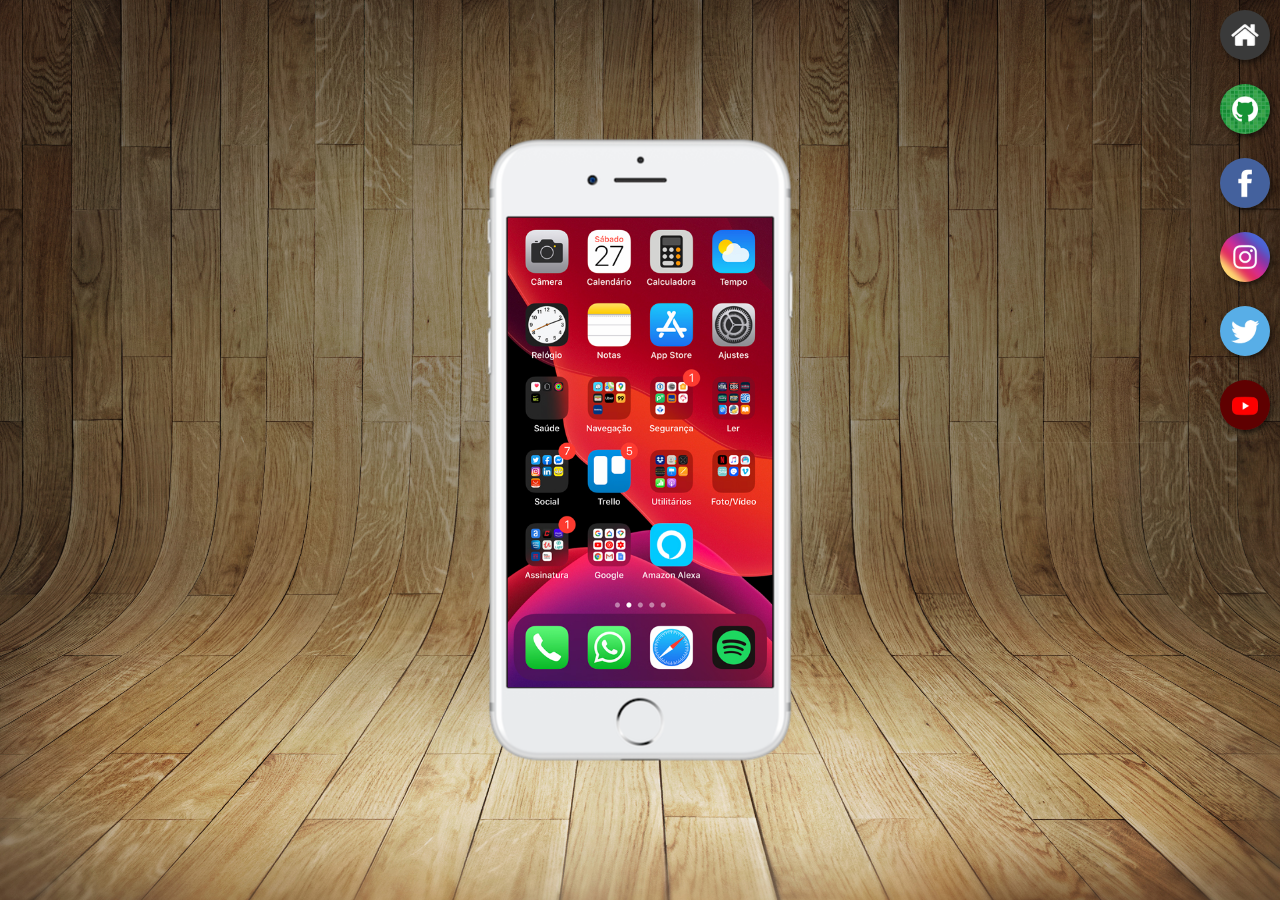
<file: index.html>
<!DOCTYPE html>
<html lang="pt-br">
<head>
    <meta charset="UTF-8">
    <meta http-equiv="X-UA-Compatible" content="IE=edge">
    <meta name="viewport" content="width=device-width, initial-scale=1.0">
    <title>Projeto Redes Sociais</title>
    <link rel="stylesheet" href="estilo/style.css">
    <link rel="shortcut icon" href="favicon.ico" type="image/x-icon">
</head>
<body>
    <main>
        <section id="telefone">
            <iframe src="index (1).html" frameborder="0" name="tela" id="tela"></iframe>
        </section>
        <section id="redes-sociais">
            <a href="index (1).html" target="tela"><img src="imagens/logo-home.jpg" alt="home"></a><br>
            <a href="pagina-extra/index (1).html" target="tela"><img src="imagens/logo-github.jpg" alt="logo-github"></a><br>
            <a href="pagina-extra/index.html" target="tela"><img src="imagens/logo-facebook.jpg" alt="logo-facebook"></a><br>
            <a href="pagina-extra/index (2).html" target="tela"><img src="imagens/logo-instagram.jpg" alt="logo-instagram"></a><br>
            <a href="pagina-extra/index (3).html" target="tela"><img src="imagens/logo-twitter.jpg" alt="logo-twitter"></a><br>
            <a href="pagina-extra/index (4).html" target="tela"><img src="imagens/logo-youtube.jpg" alt="logo-youtube"></a>
        </section>
    </main>
</body>
</html>
</file>
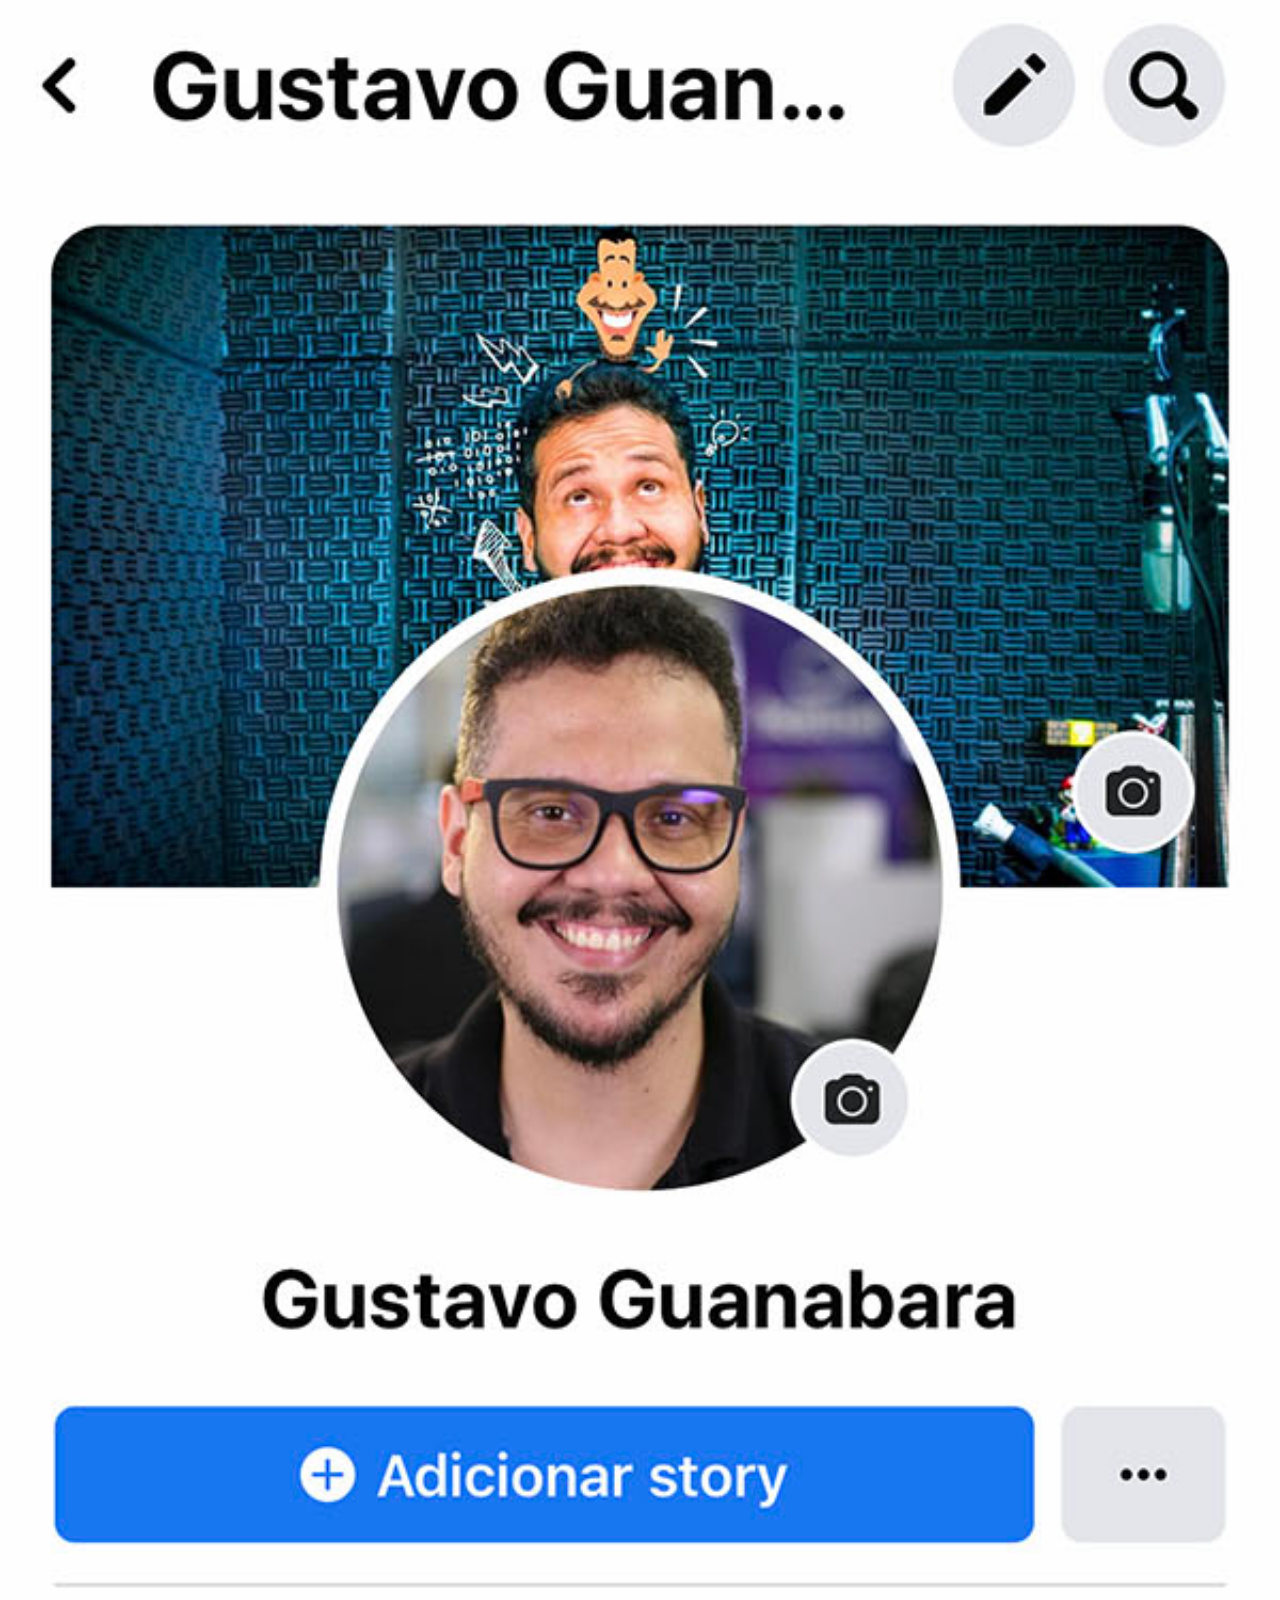
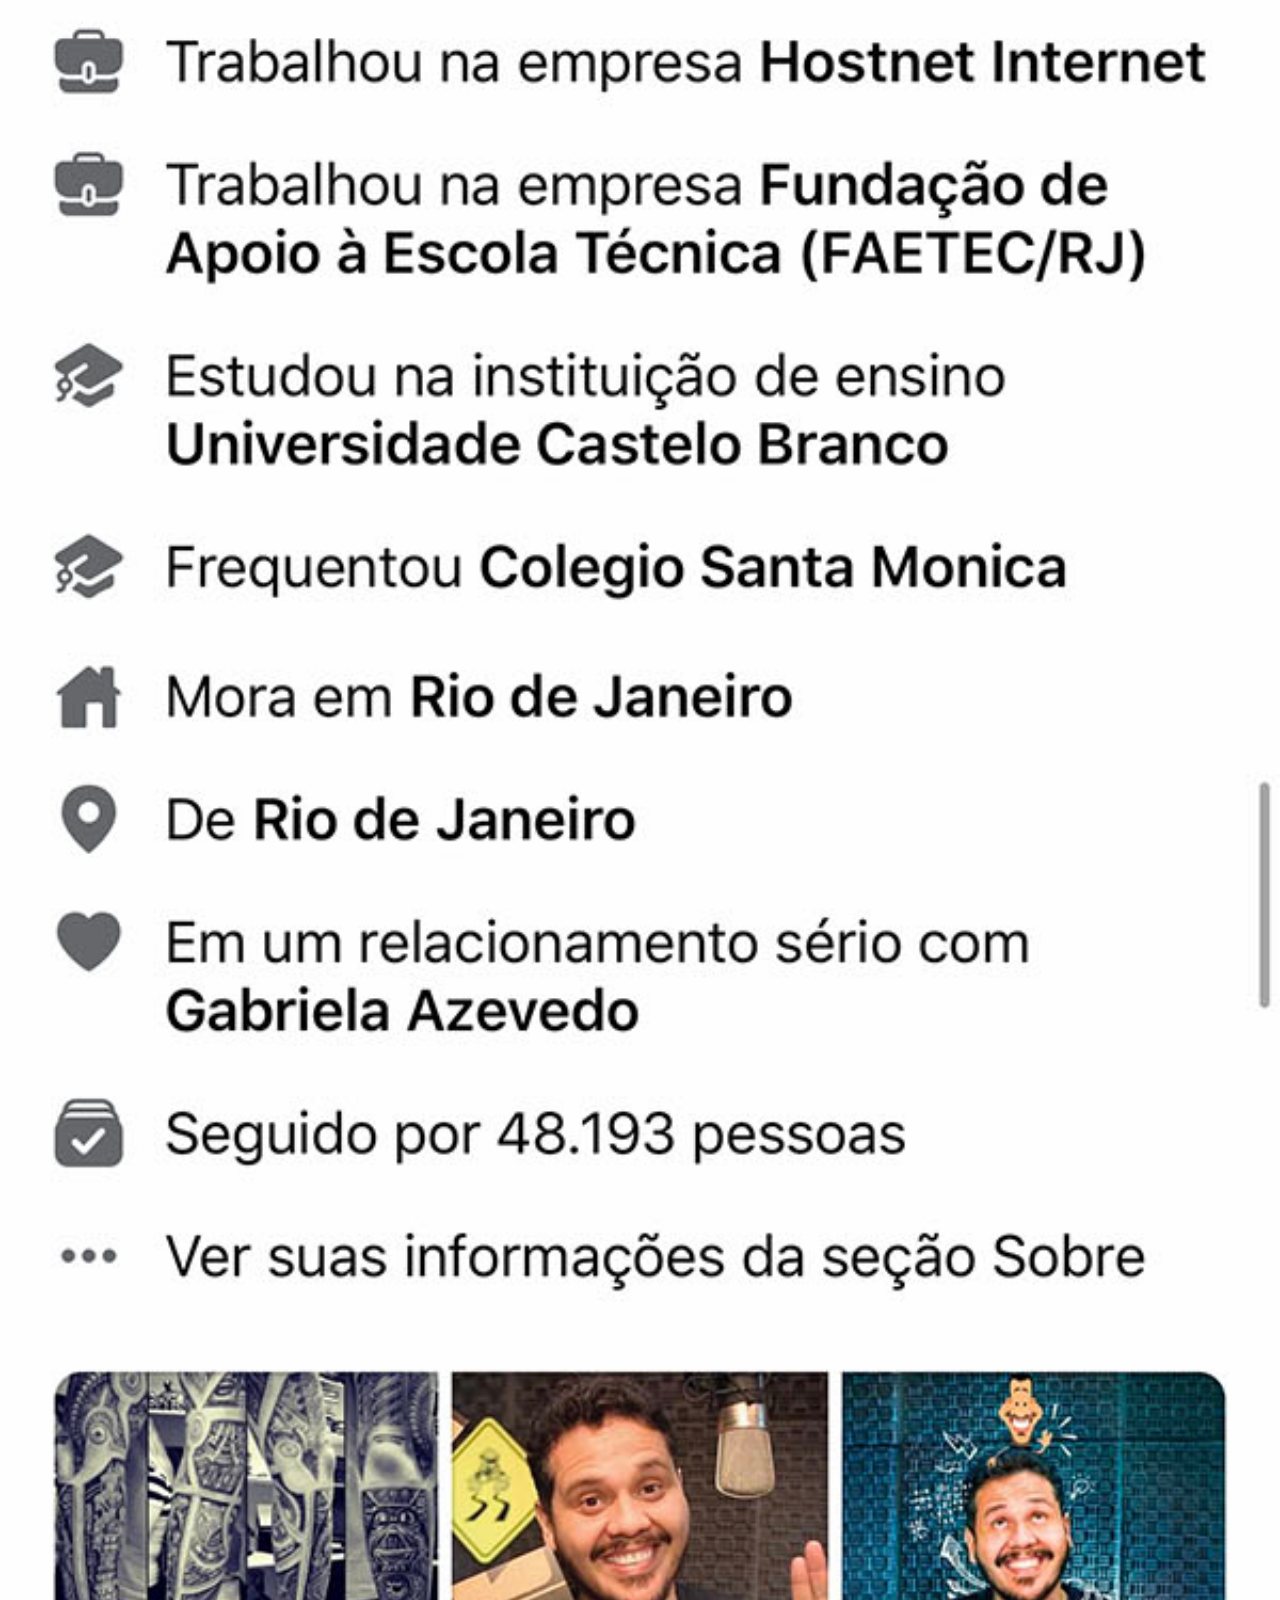
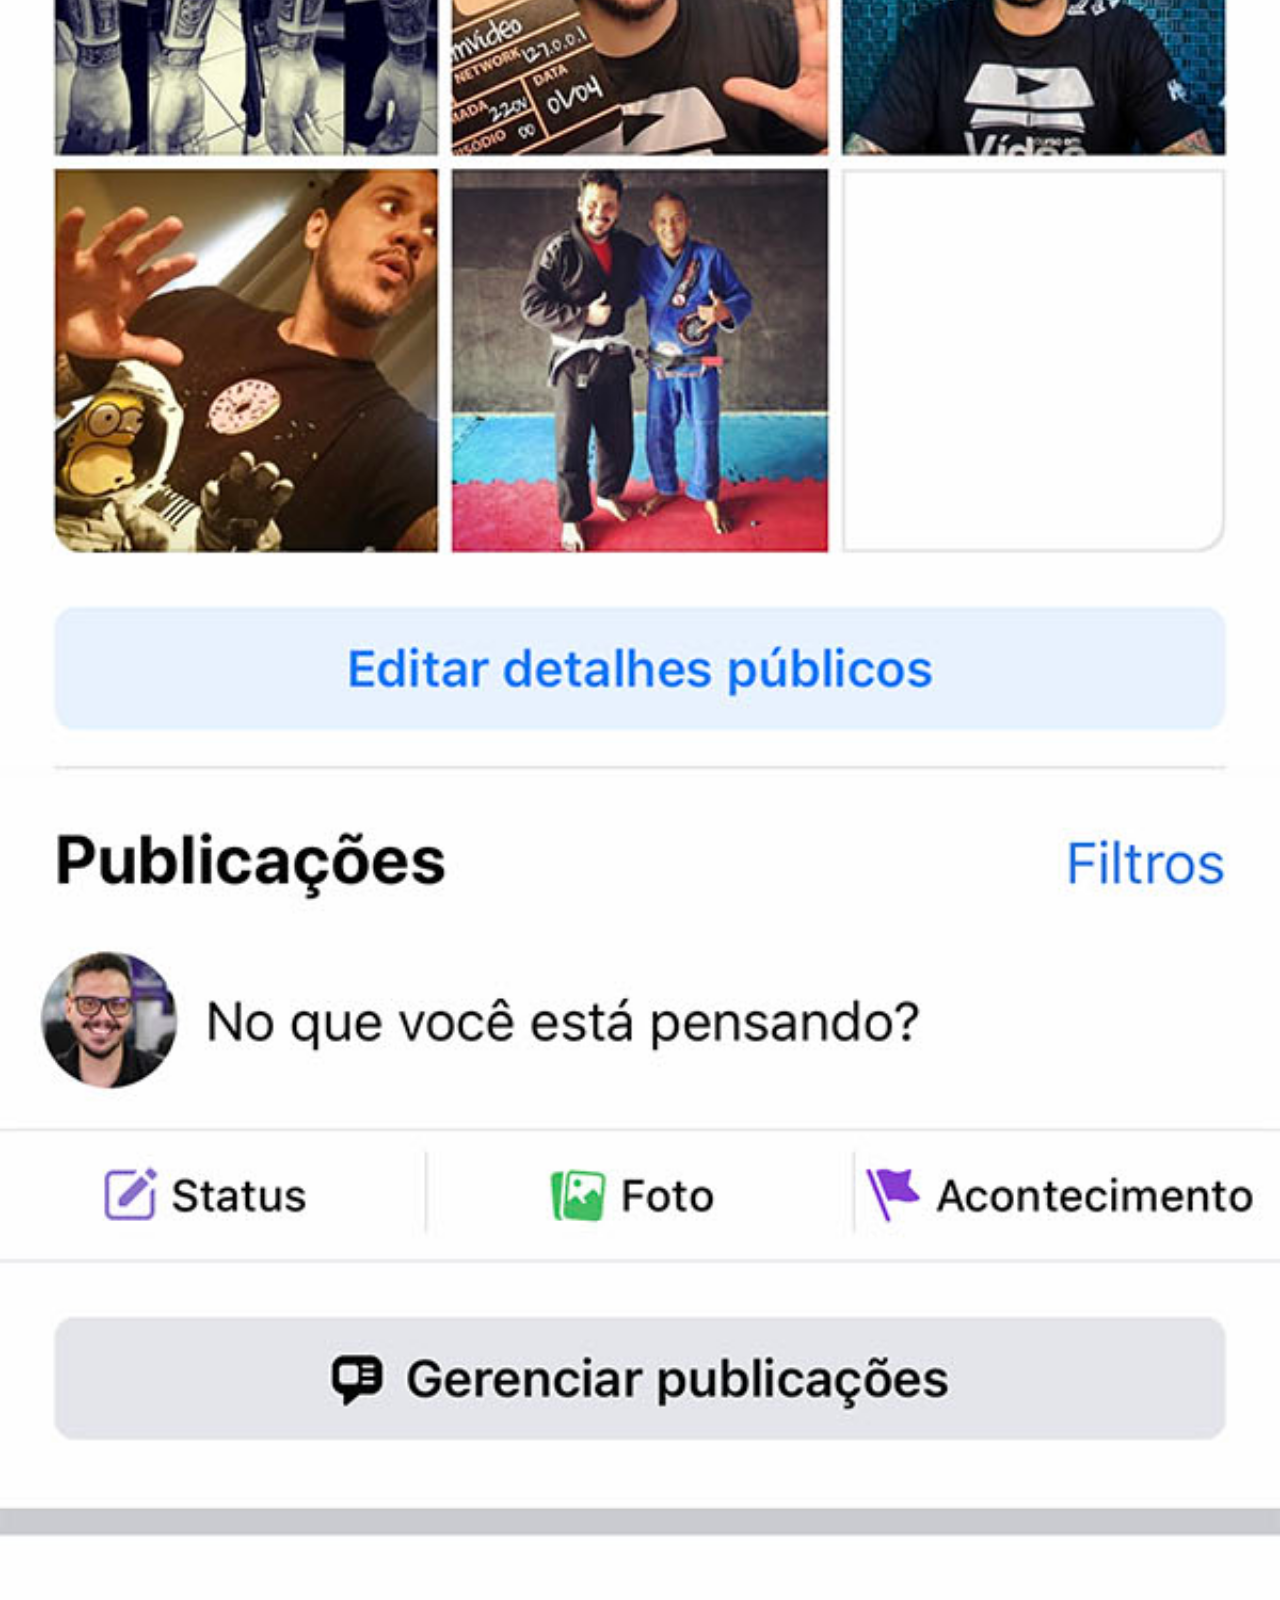
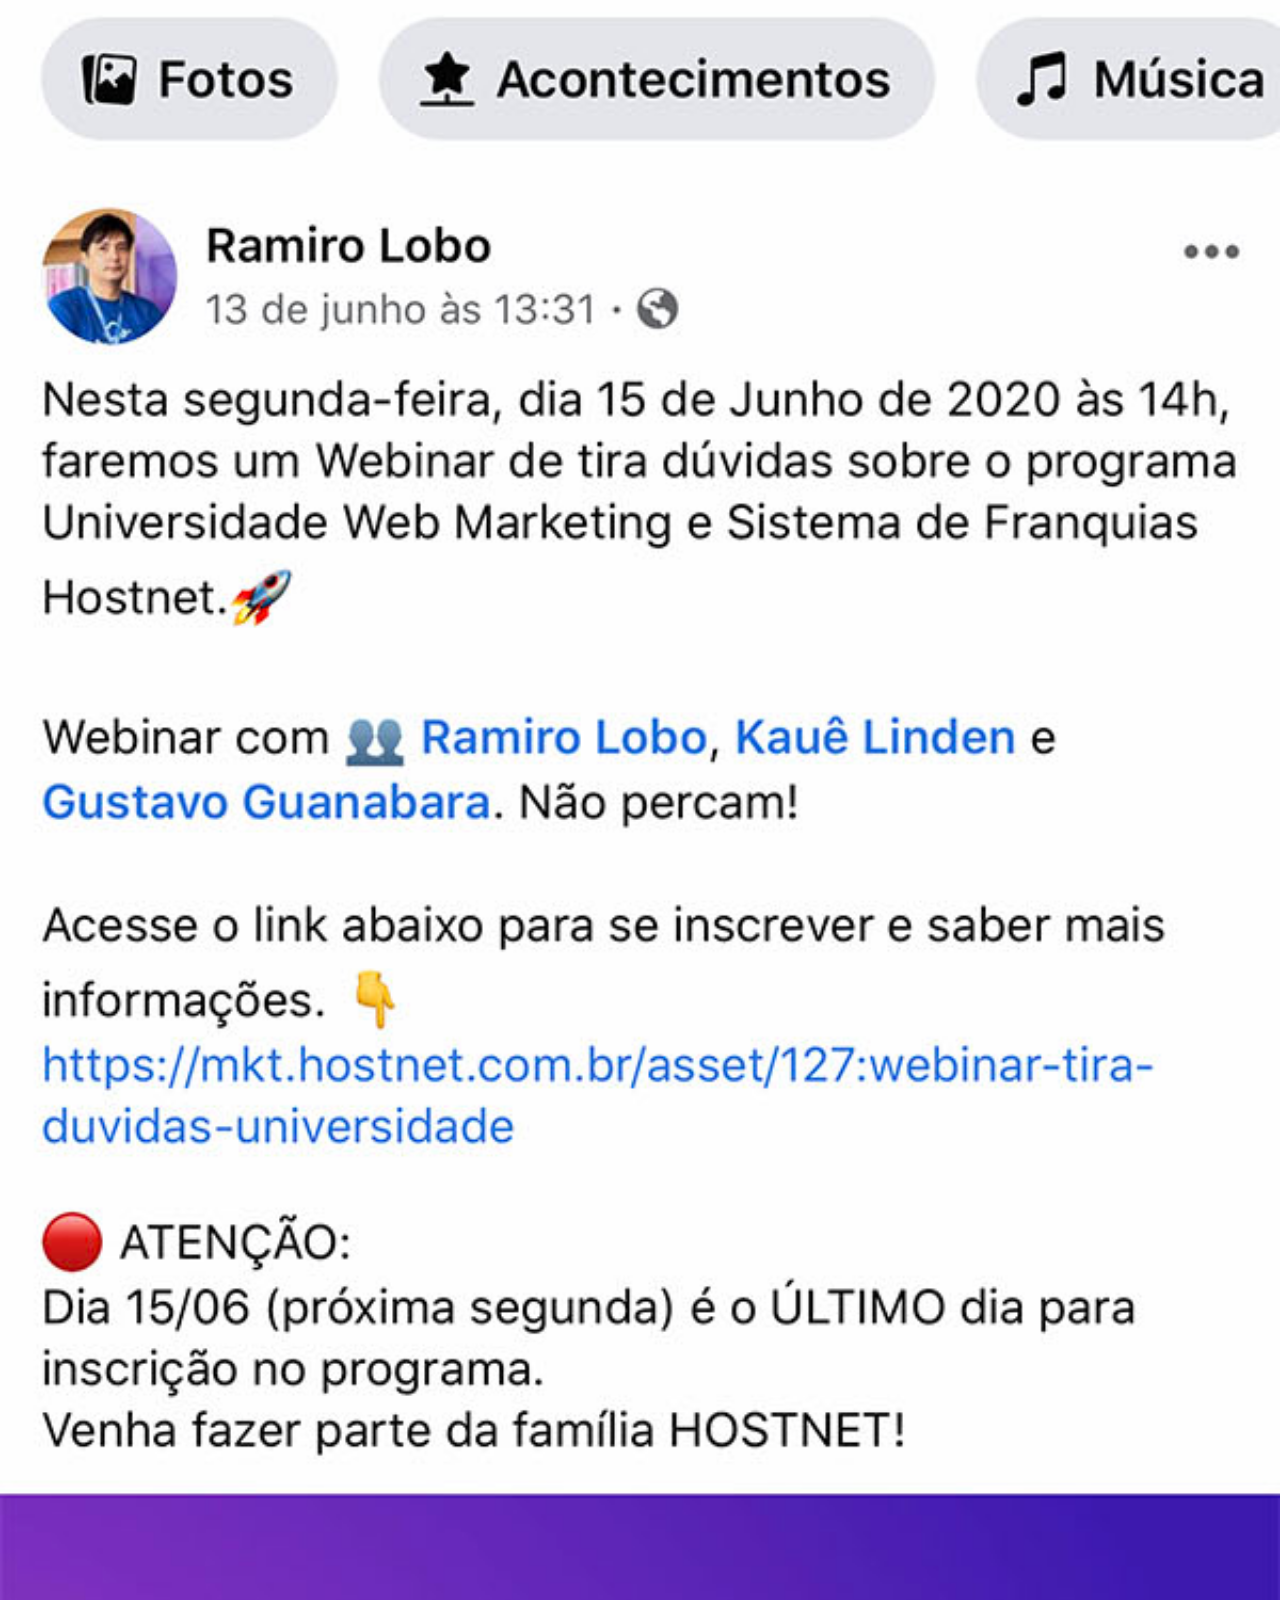
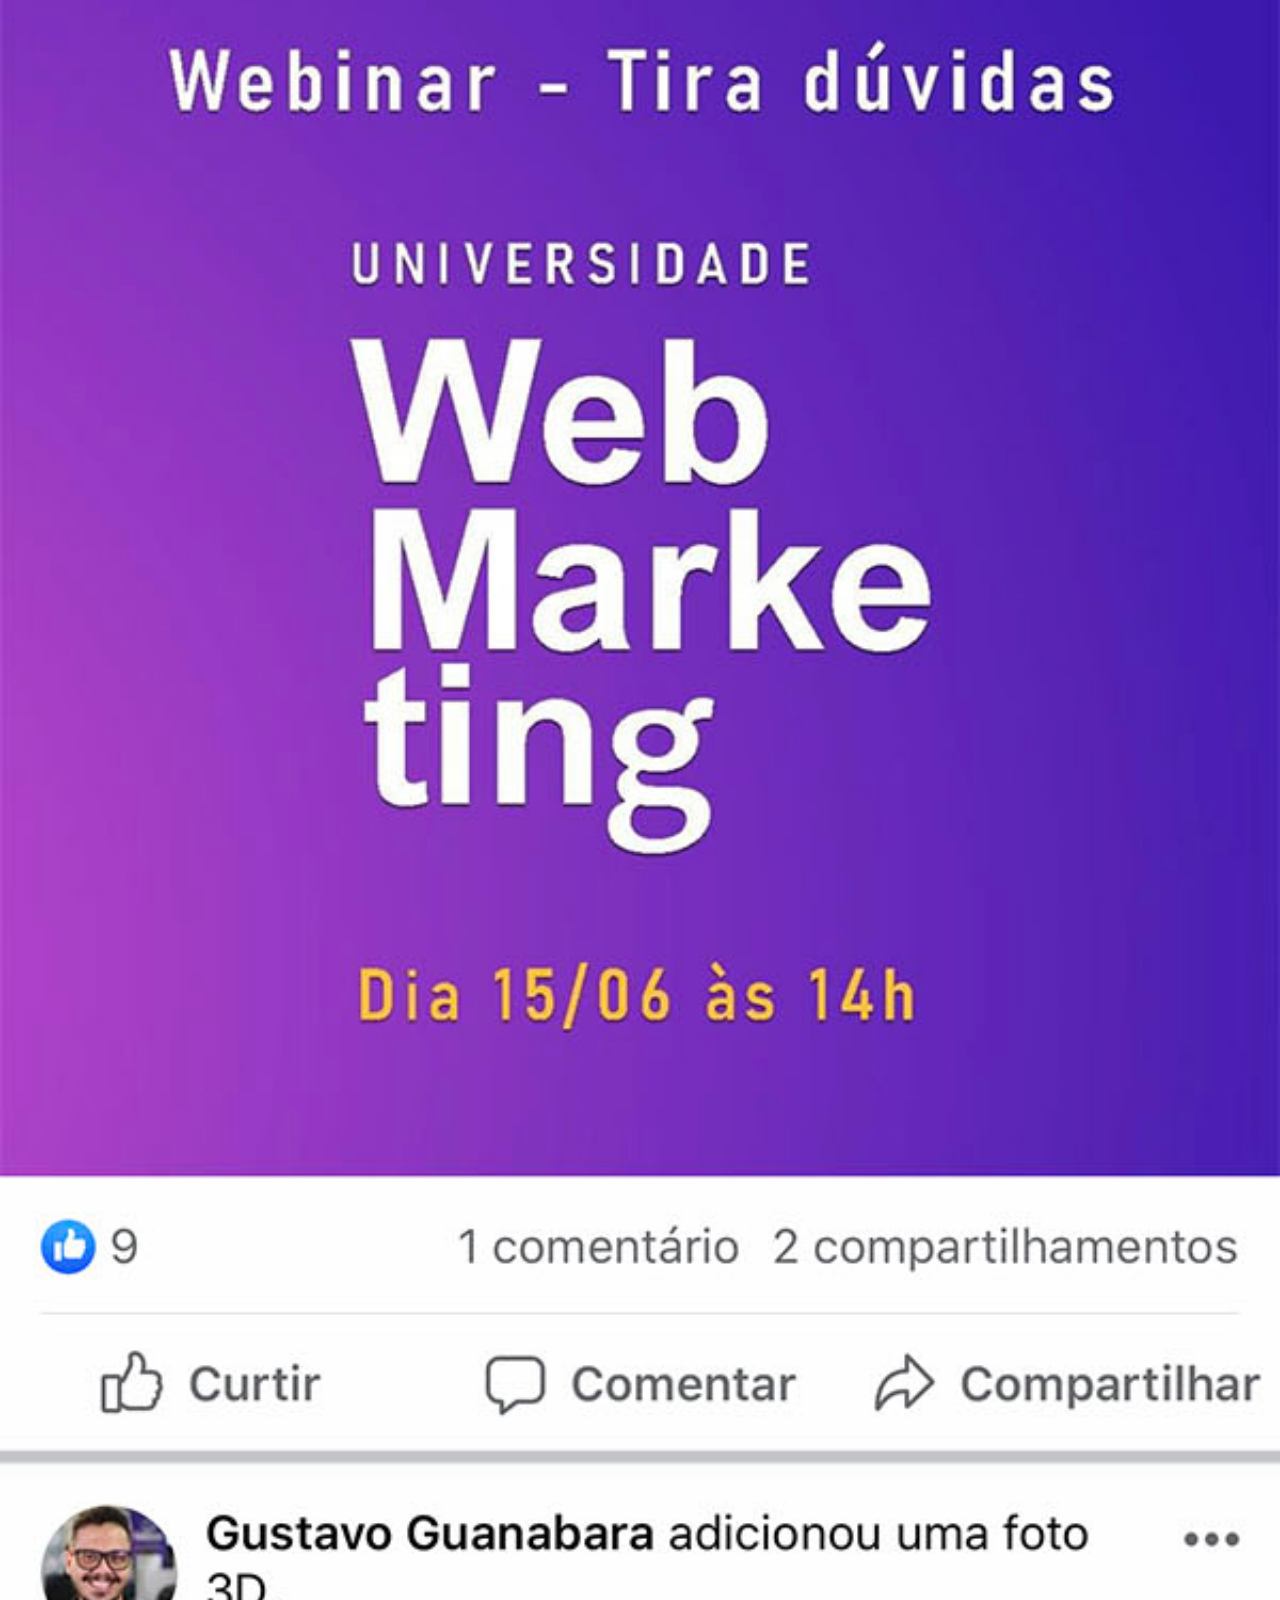
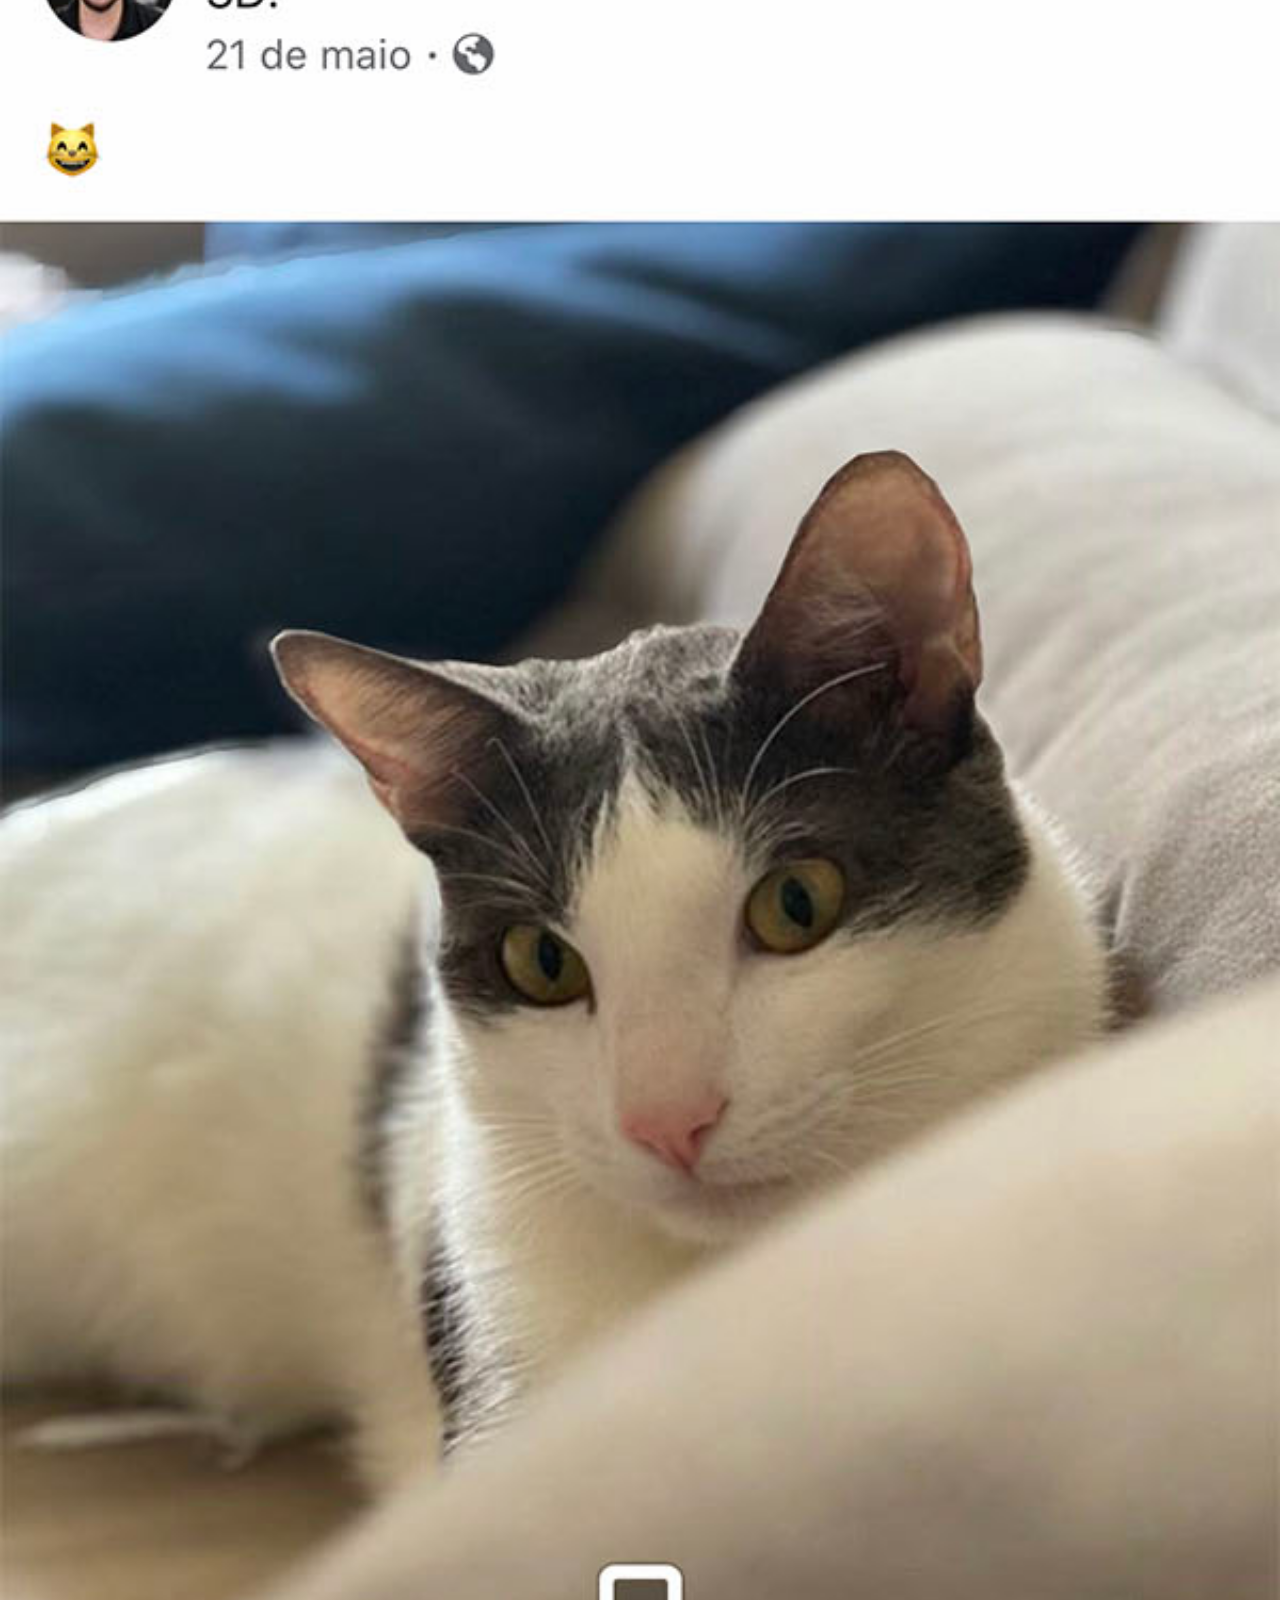
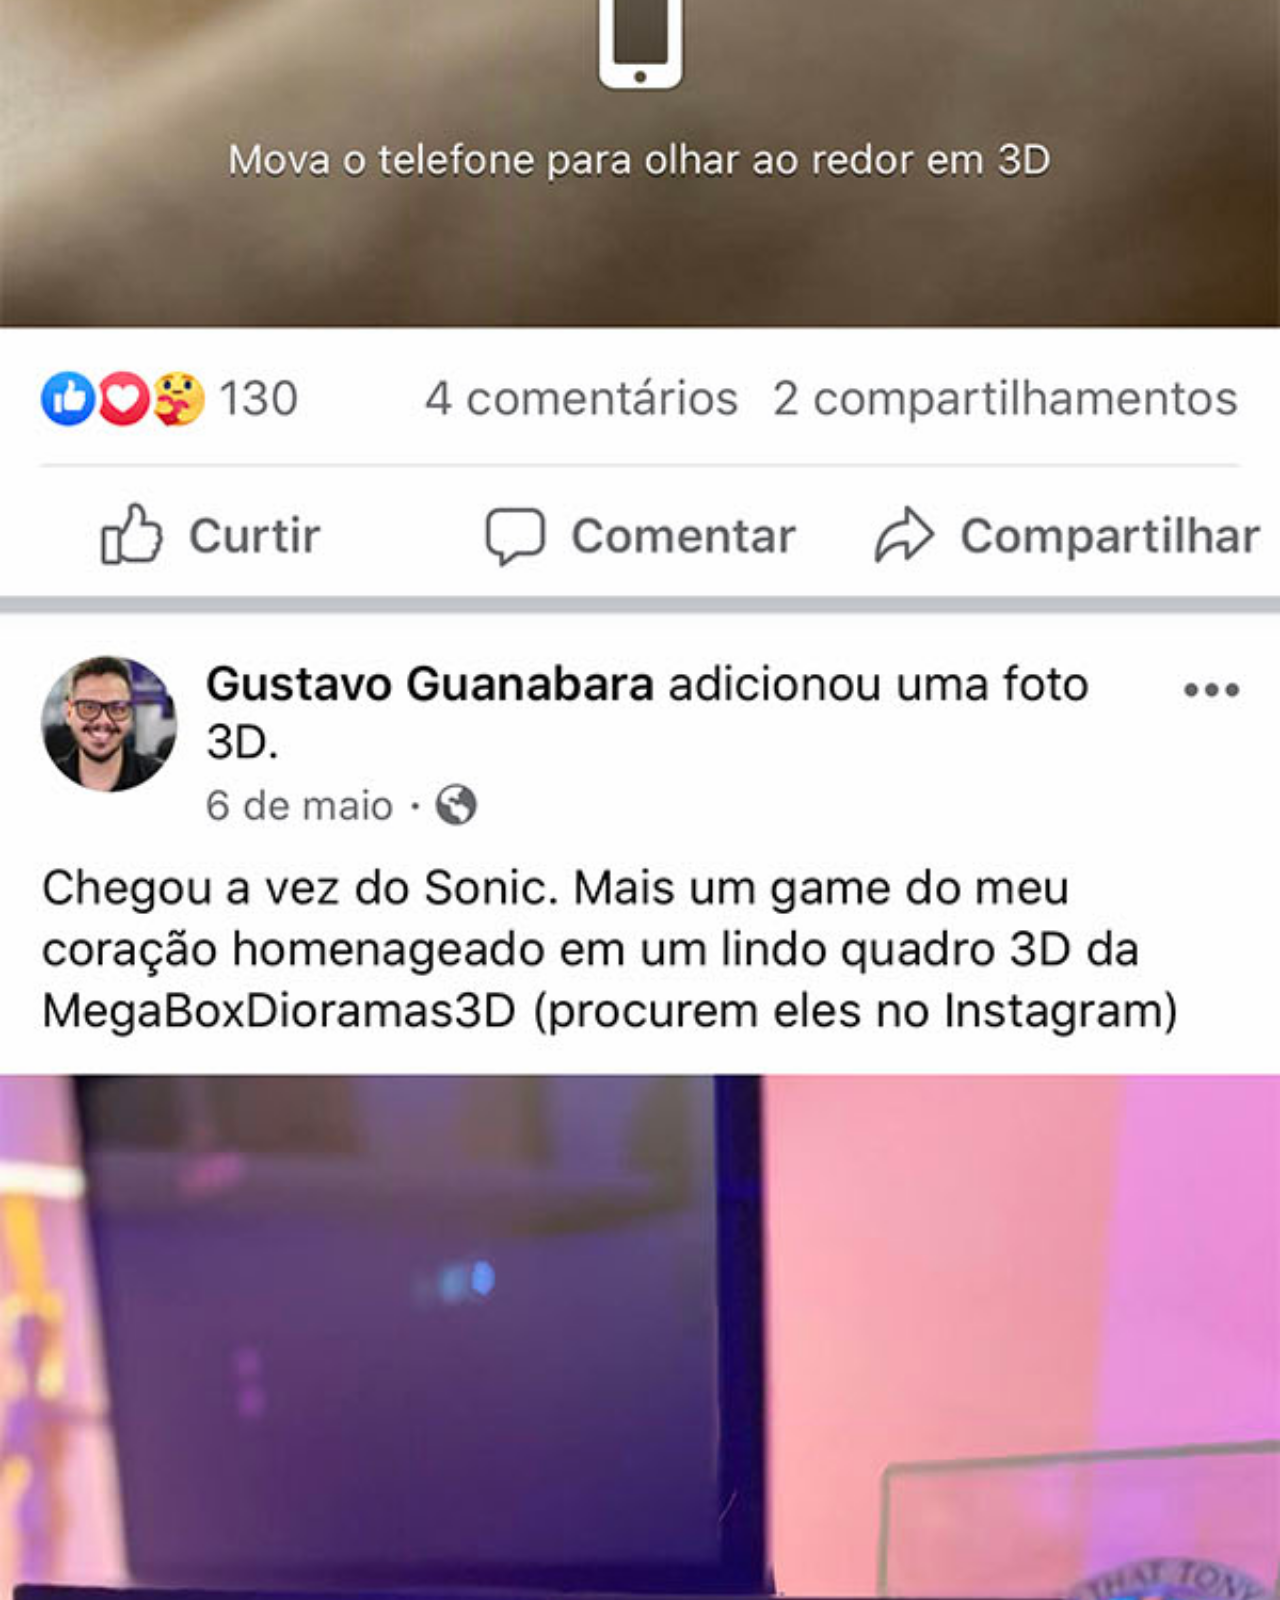
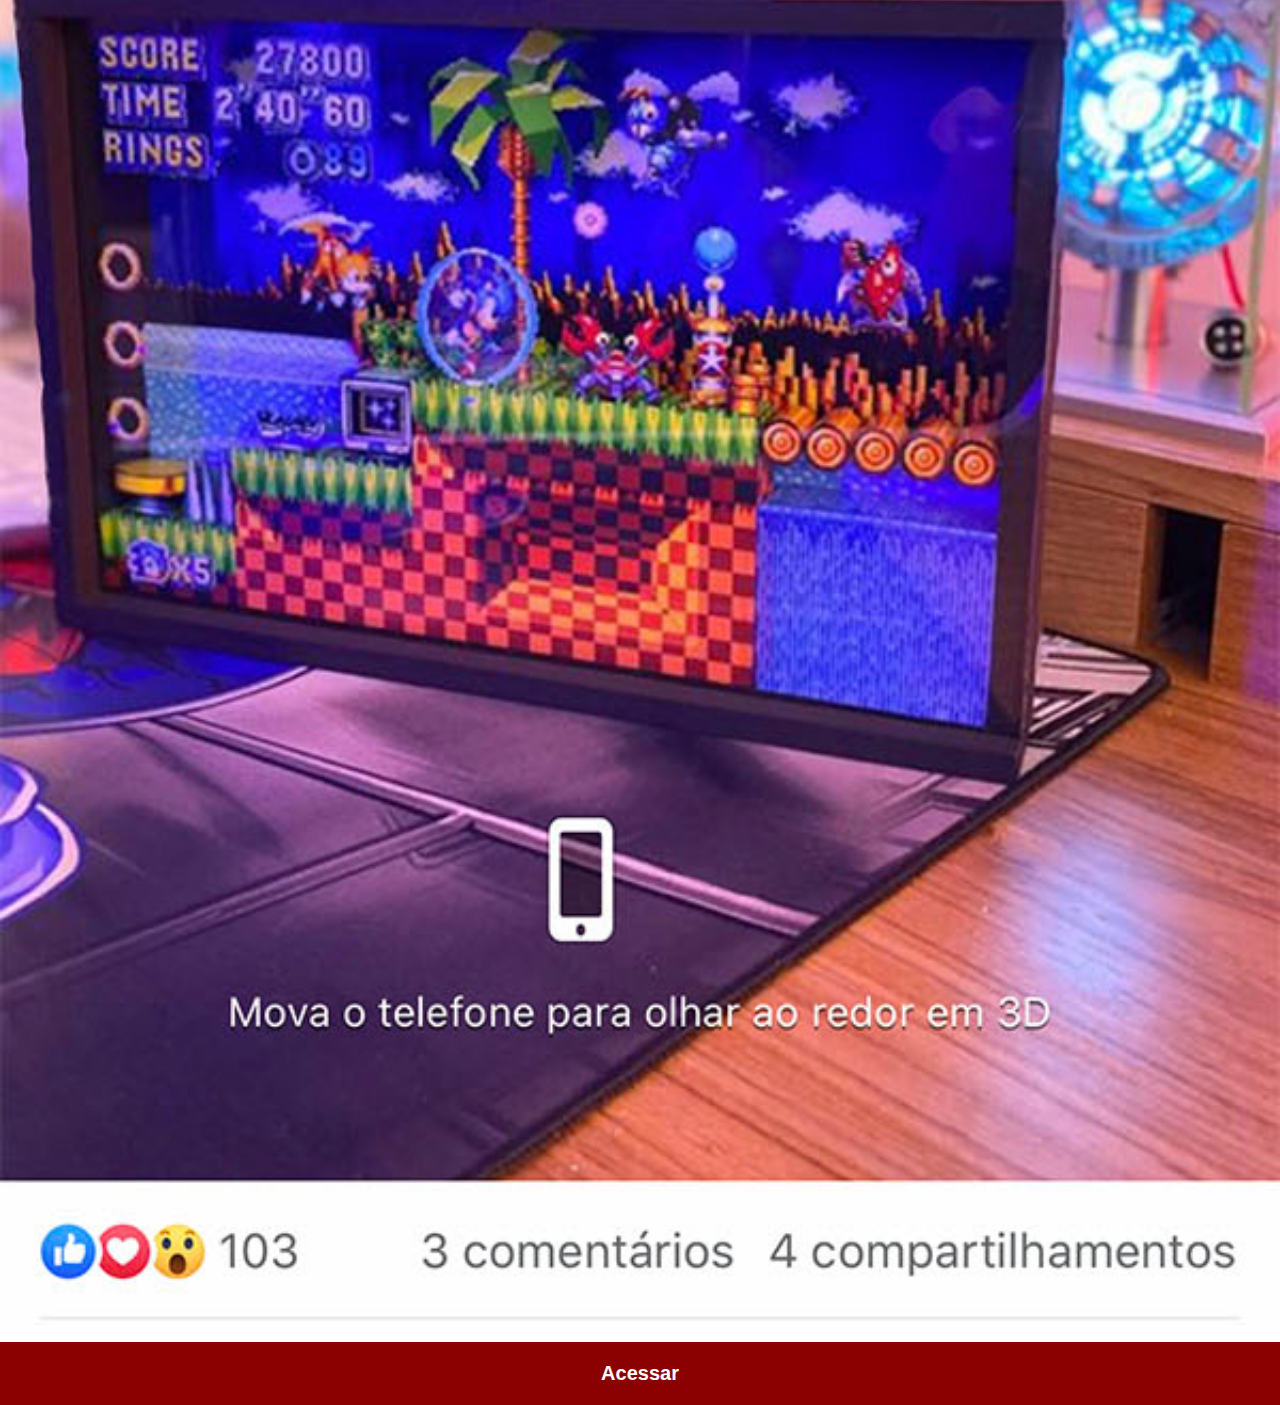
<file: pagina-extra/index.html>
<!DOCTYPE html>
<html lang="pt-br">
<head>
    <meta charset="UTF-8">
    <meta http-equiv="X-UA-Compatible" content="IE=edge">
    <meta name="viewport" content="width=device-width, initial-scale=1.0">
    <title>Document</title>
    <link rel="stylesheet" href="../estilo/social.css">
</head>
<body>
    <img src="../imagens/tela-facebook.jpg" alt="Facebook">
    <a href="#">Acessar</a>
</body>
</html>
</file>
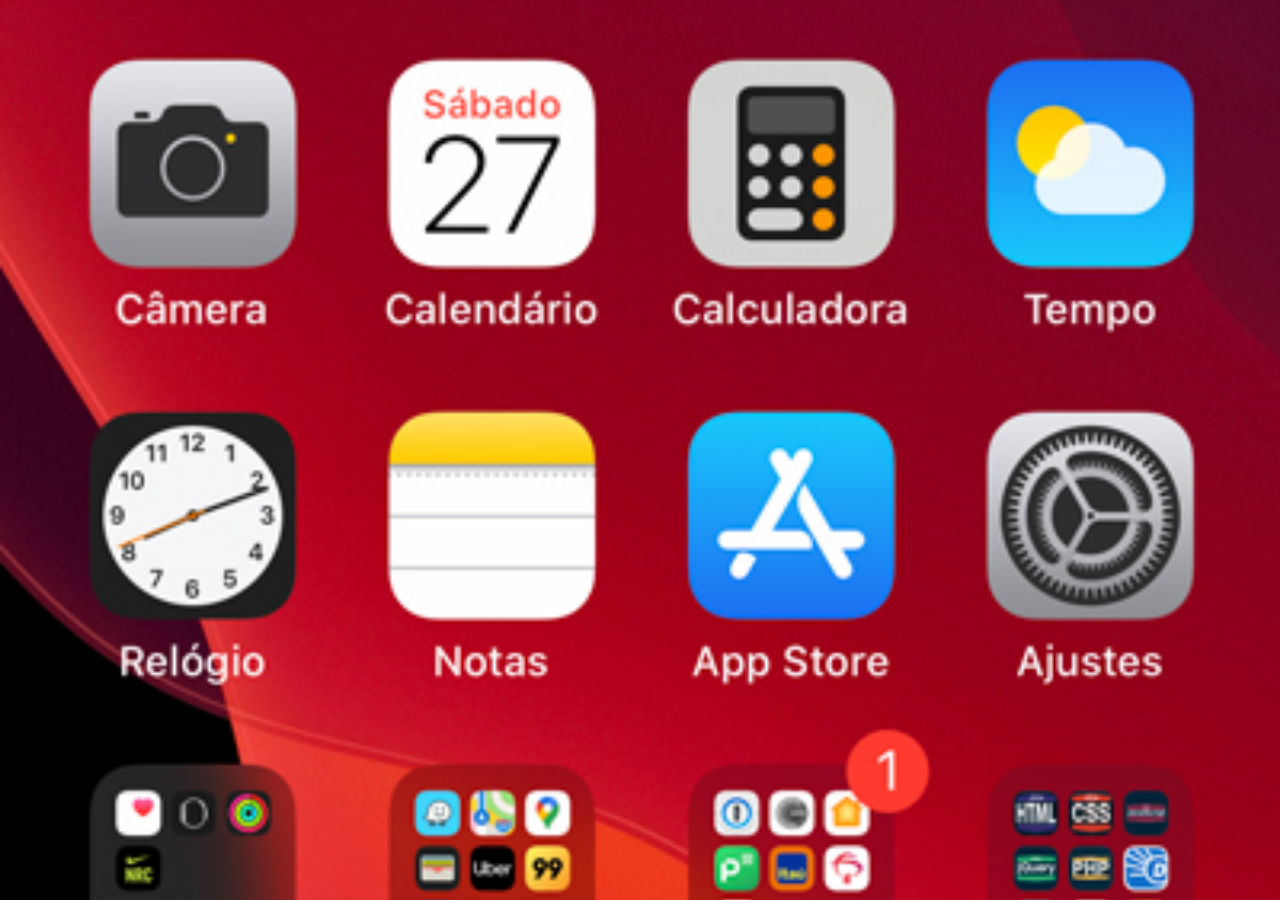
<file: home.html>
<!DOCTYPE html>
<html lang="pt-br">
<head>
    <meta charset="UTF-8">
    <meta http-equiv="X-UA-Compatible" content="IE=edge">
    <meta name="viewport" content="width=device-width, initial-scale=1.0">
    <title>Document</title>
    <style>
        * {
            margin: 0;
            padding: 0;
        }

        body {
            width: 100vw;
            height: 100vh;
            background: black url(../imagens/tela-home.jpg) no-repeat top center;
            background-size: cover;
        }
    </style>
</head>
<body>
    
</body>
</html>
</file>
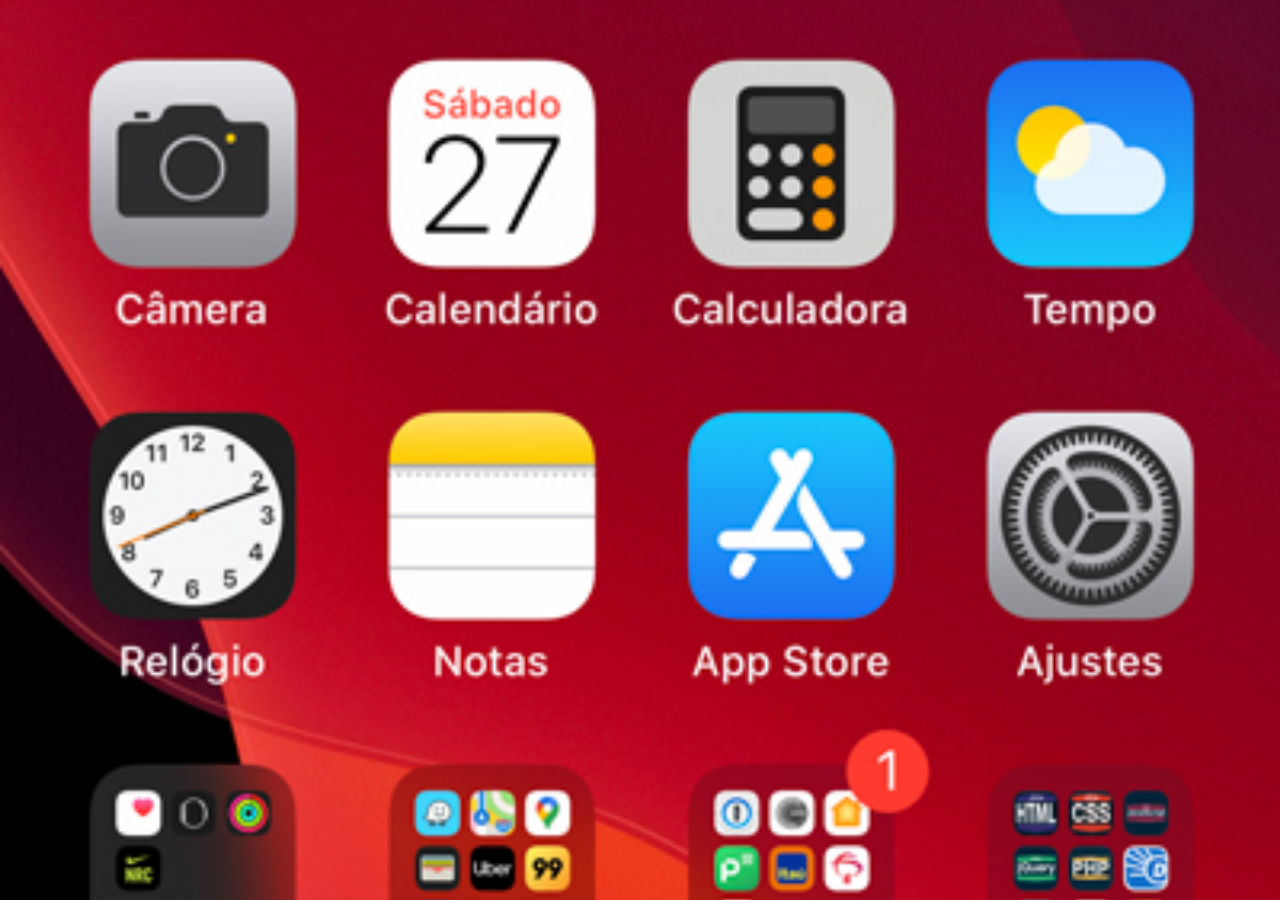
<file: index (1).html>
<!DOCTYPE html>
<html lang="pt-br">
<head>
    <meta charset="UTF-8">
    <meta http-equiv="X-UA-Compatible" content="IE=edge">
    <meta name="viewport" content="width=device-width, initial-scale=1.0">
    <title>Document</title>
    <style>
        * {
            margin: 0;
            padding: 0;
        }

        body {
            width: 100vw;
            height: 100vh;
            background: black url(imagens/tela-home.jpg) no-repeat top center;
            background-size: cover;
        }
    </style>
</head>
<body>
    
</body>
</html>
</file>
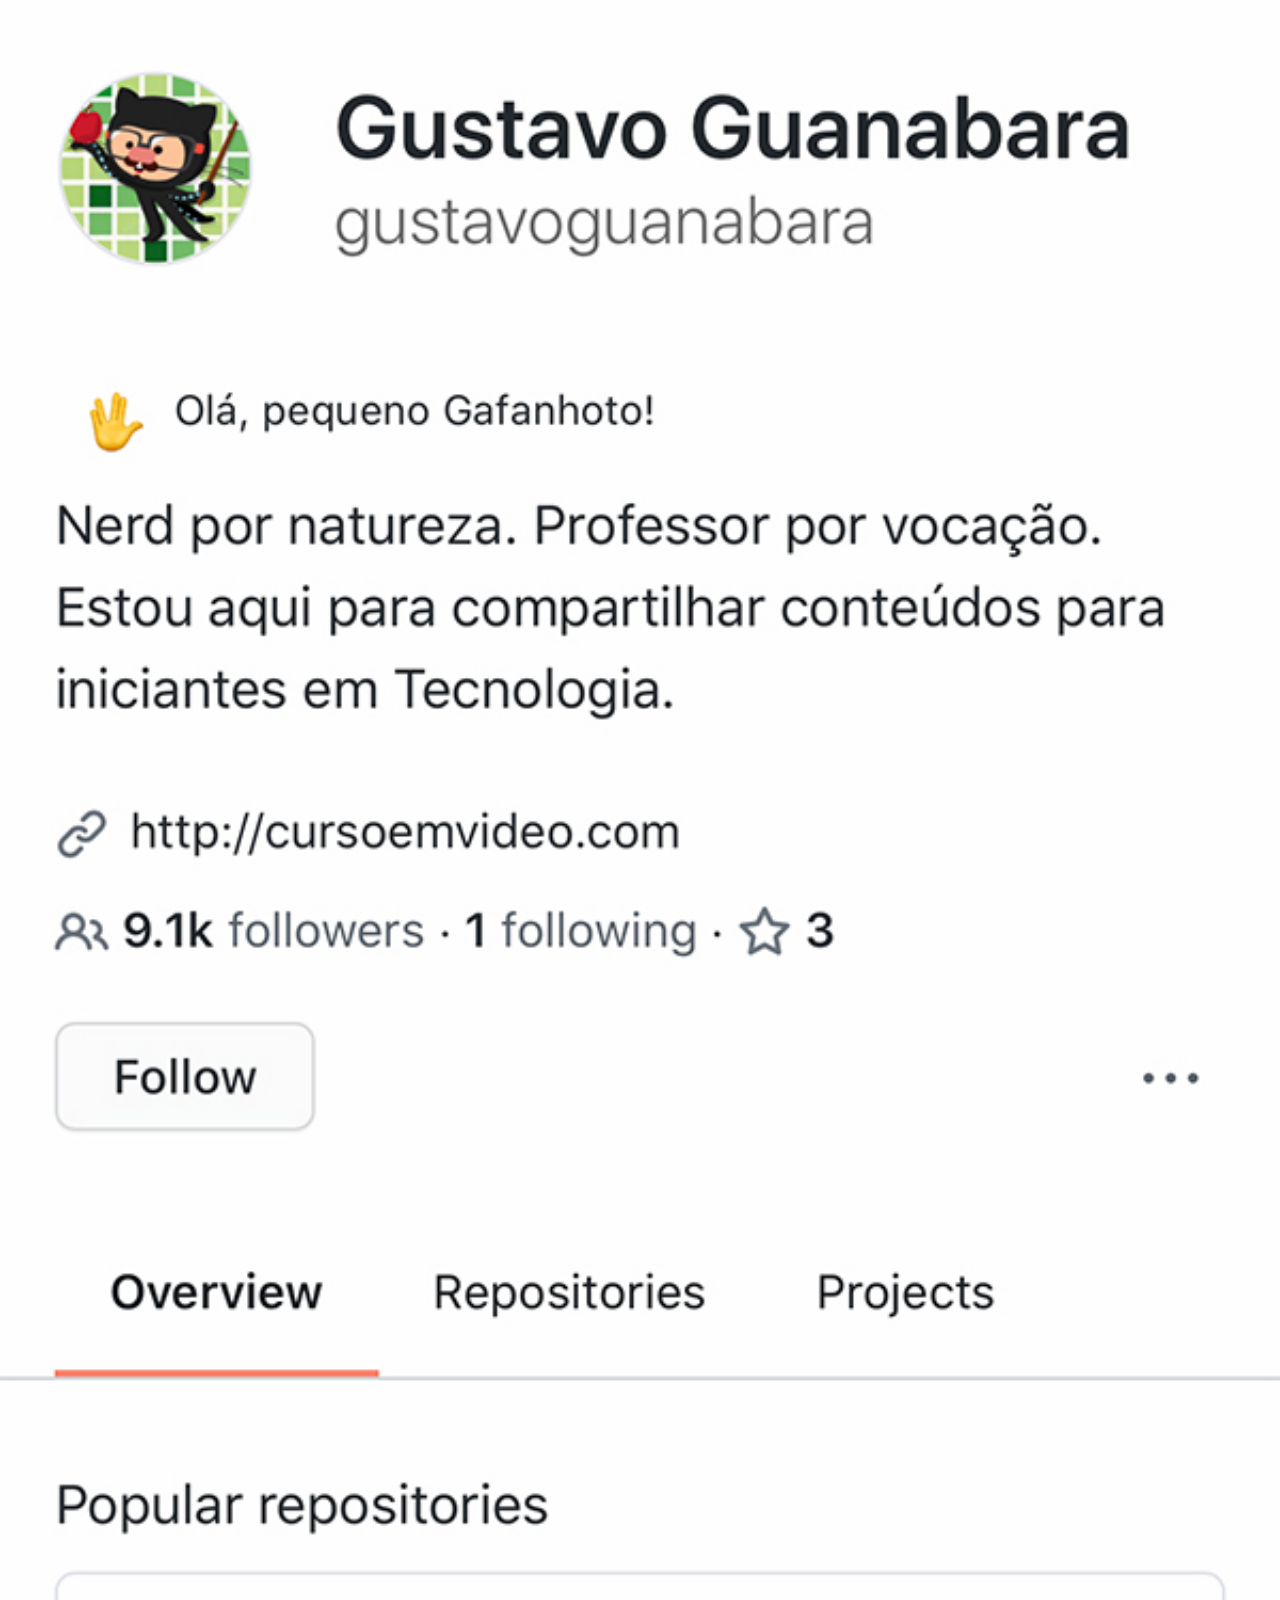
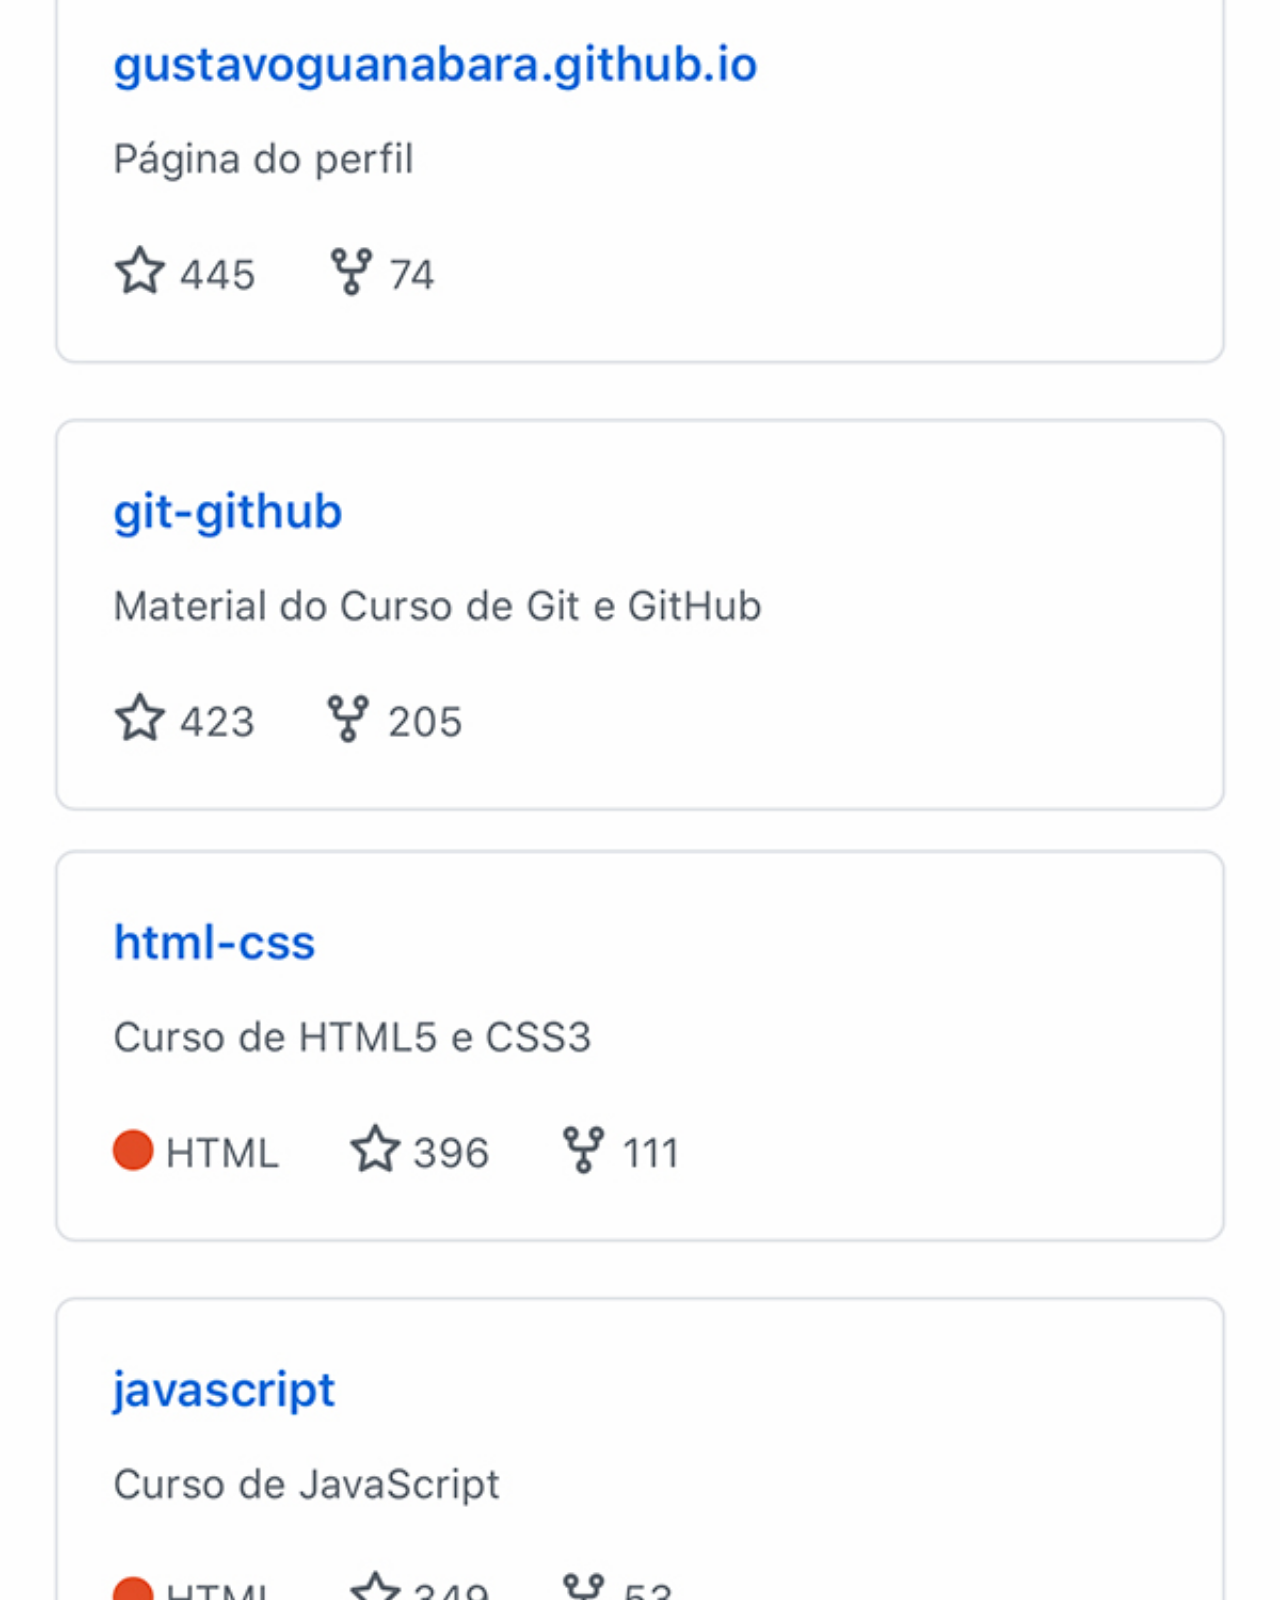
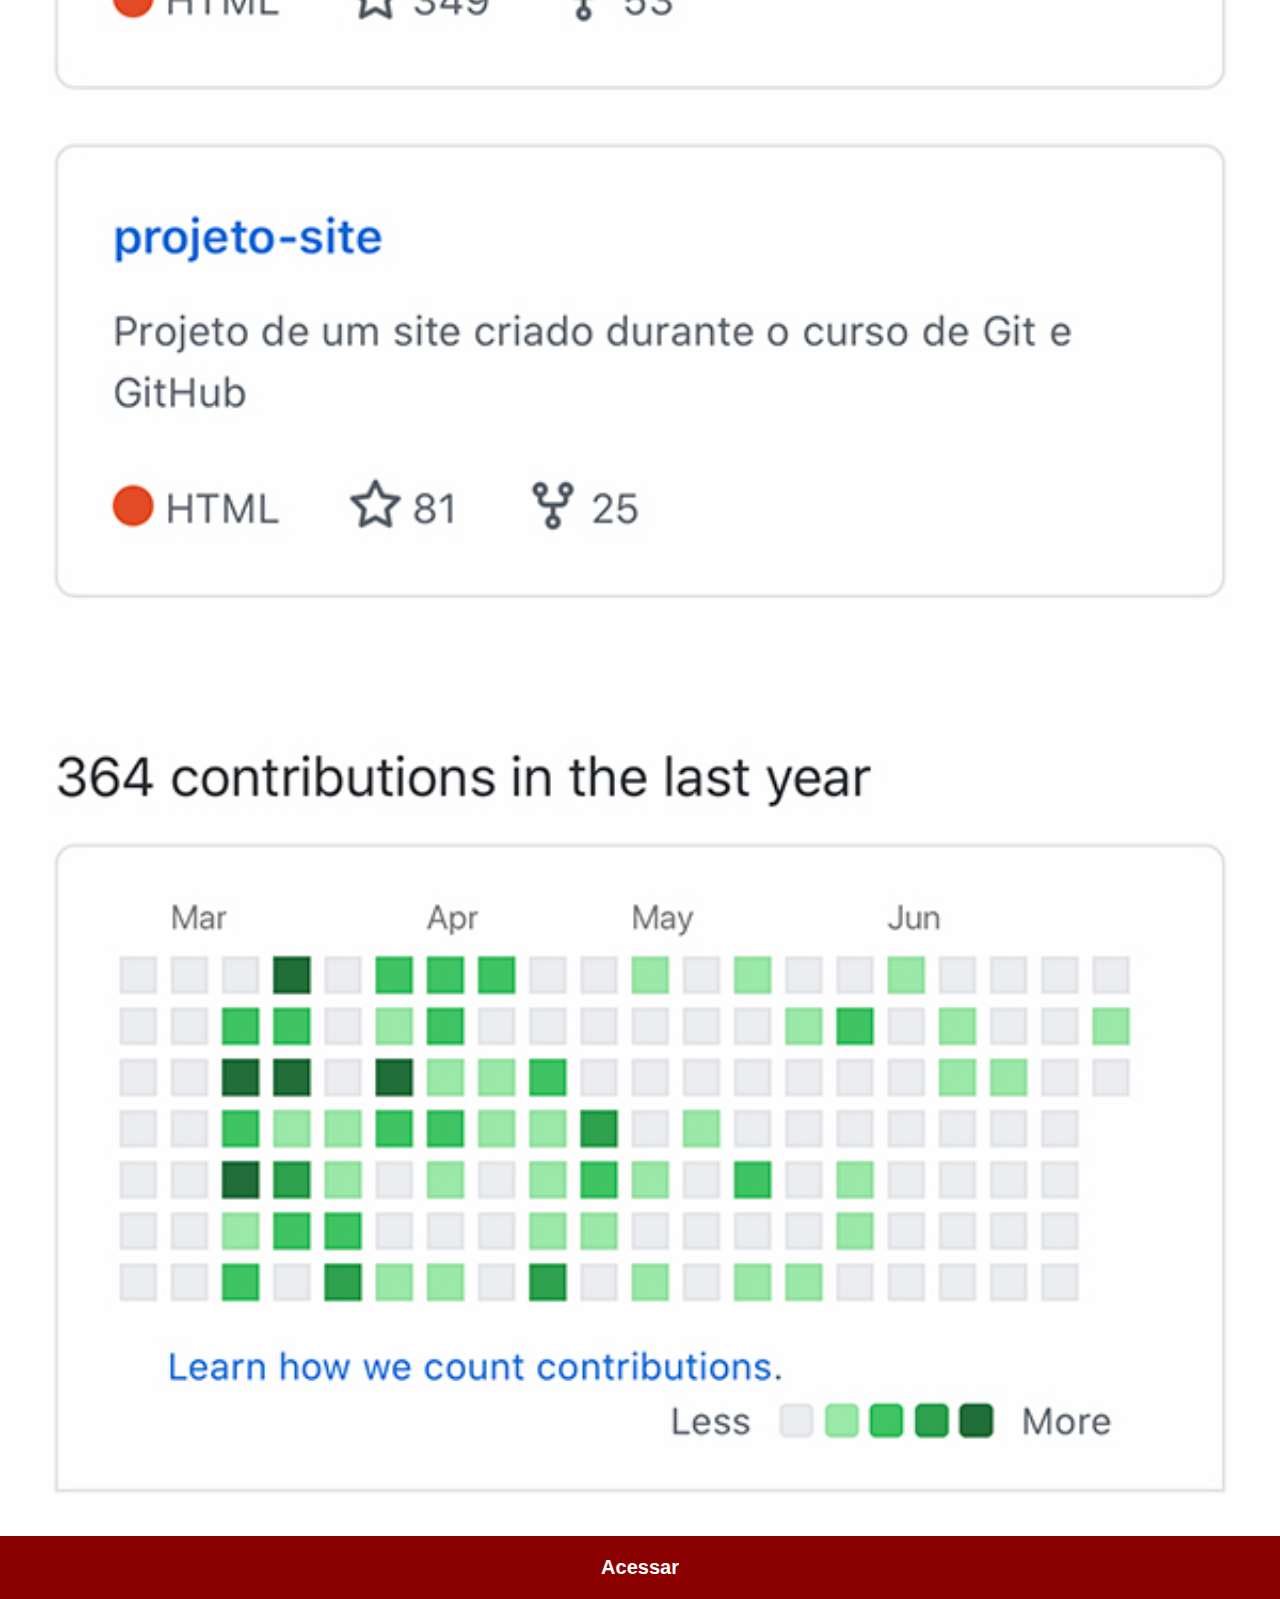
<file: pagina-extra/index (1).html>
<!DOCTYPE html>
<html lang="pt-br">
<head>
    <meta charset="UTF-8">
    <meta http-equiv="X-UA-Compatible" content="IE=edge">
    <meta name="viewport" content="width=device-width, initial-scale=1.0">
    <title>Document</title>
    <link rel="stylesheet" href="../estilo/social.css">
</head>
<body>
    <img src="../imagens/tela-github.jpg" alt="">
    <a href="https://gustavoguanabara.github.io" target="tela">Acessar</a>
</body>
</html>
</file>
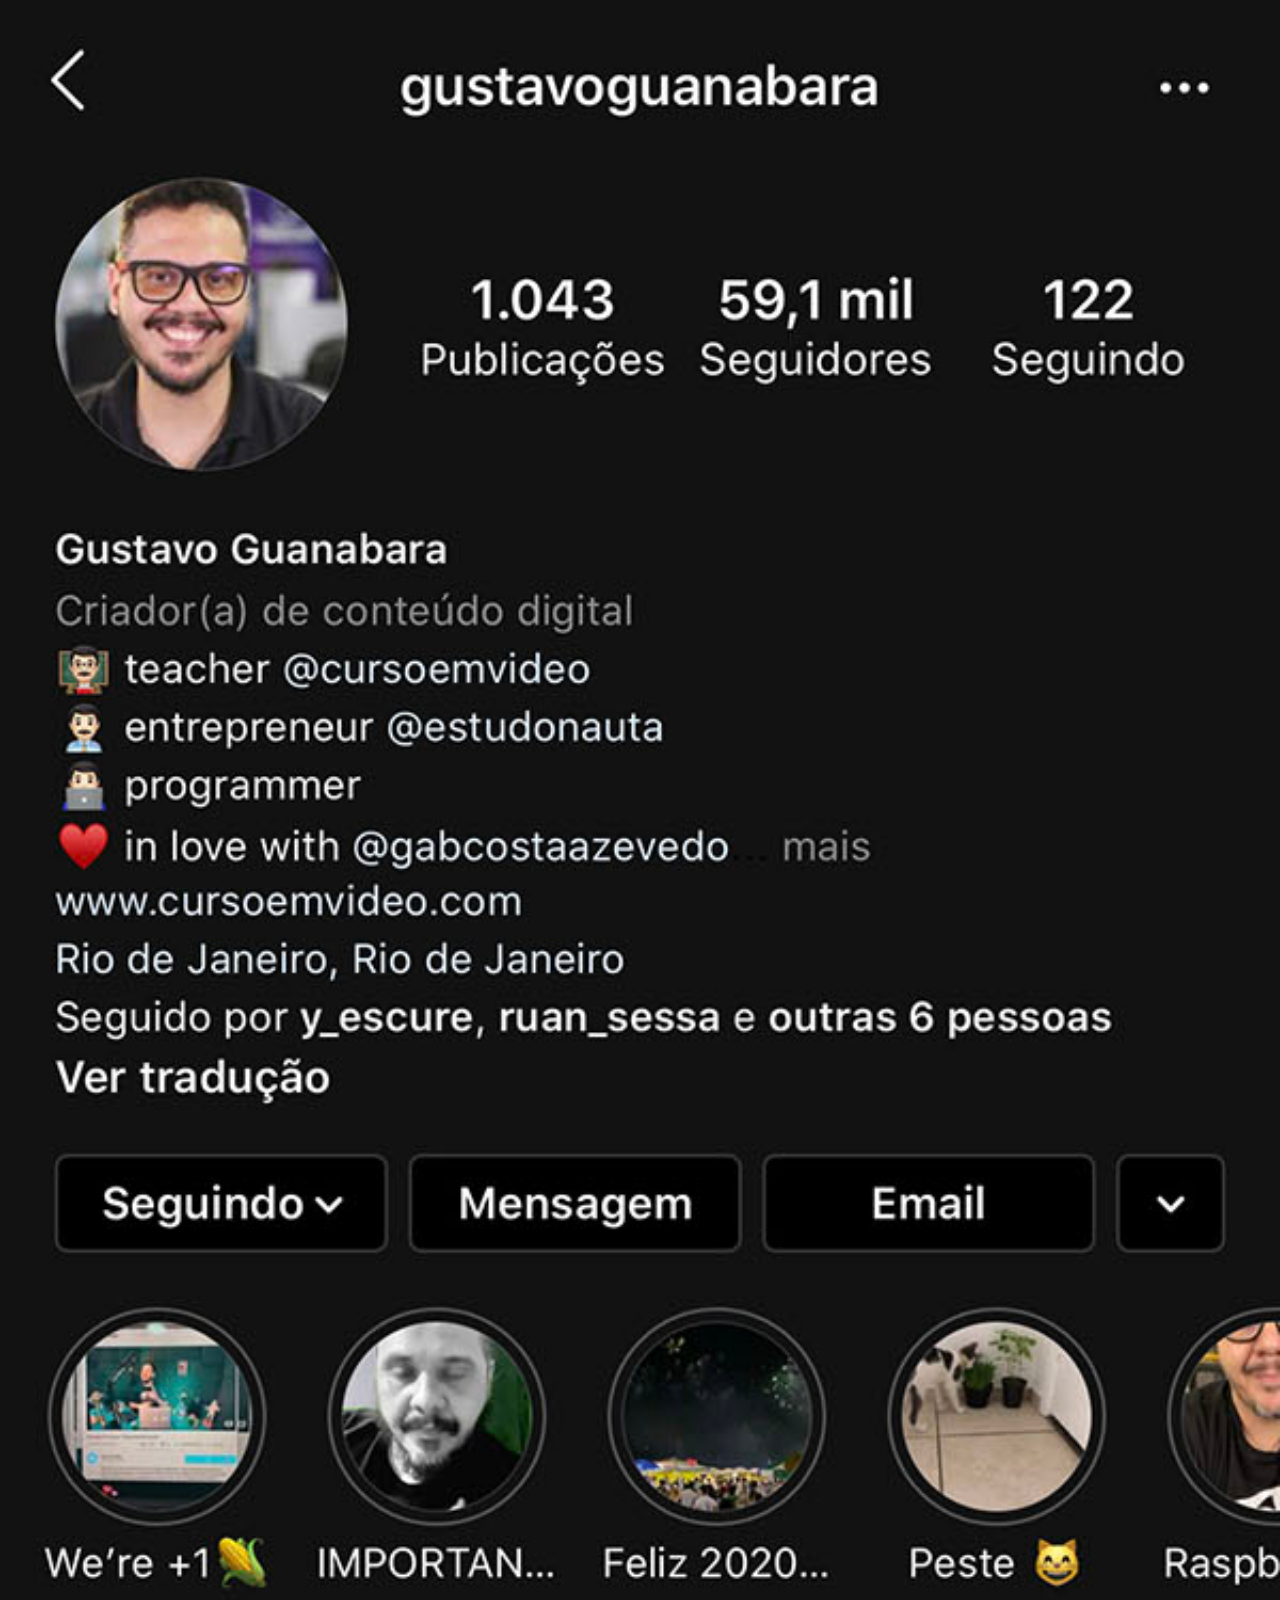
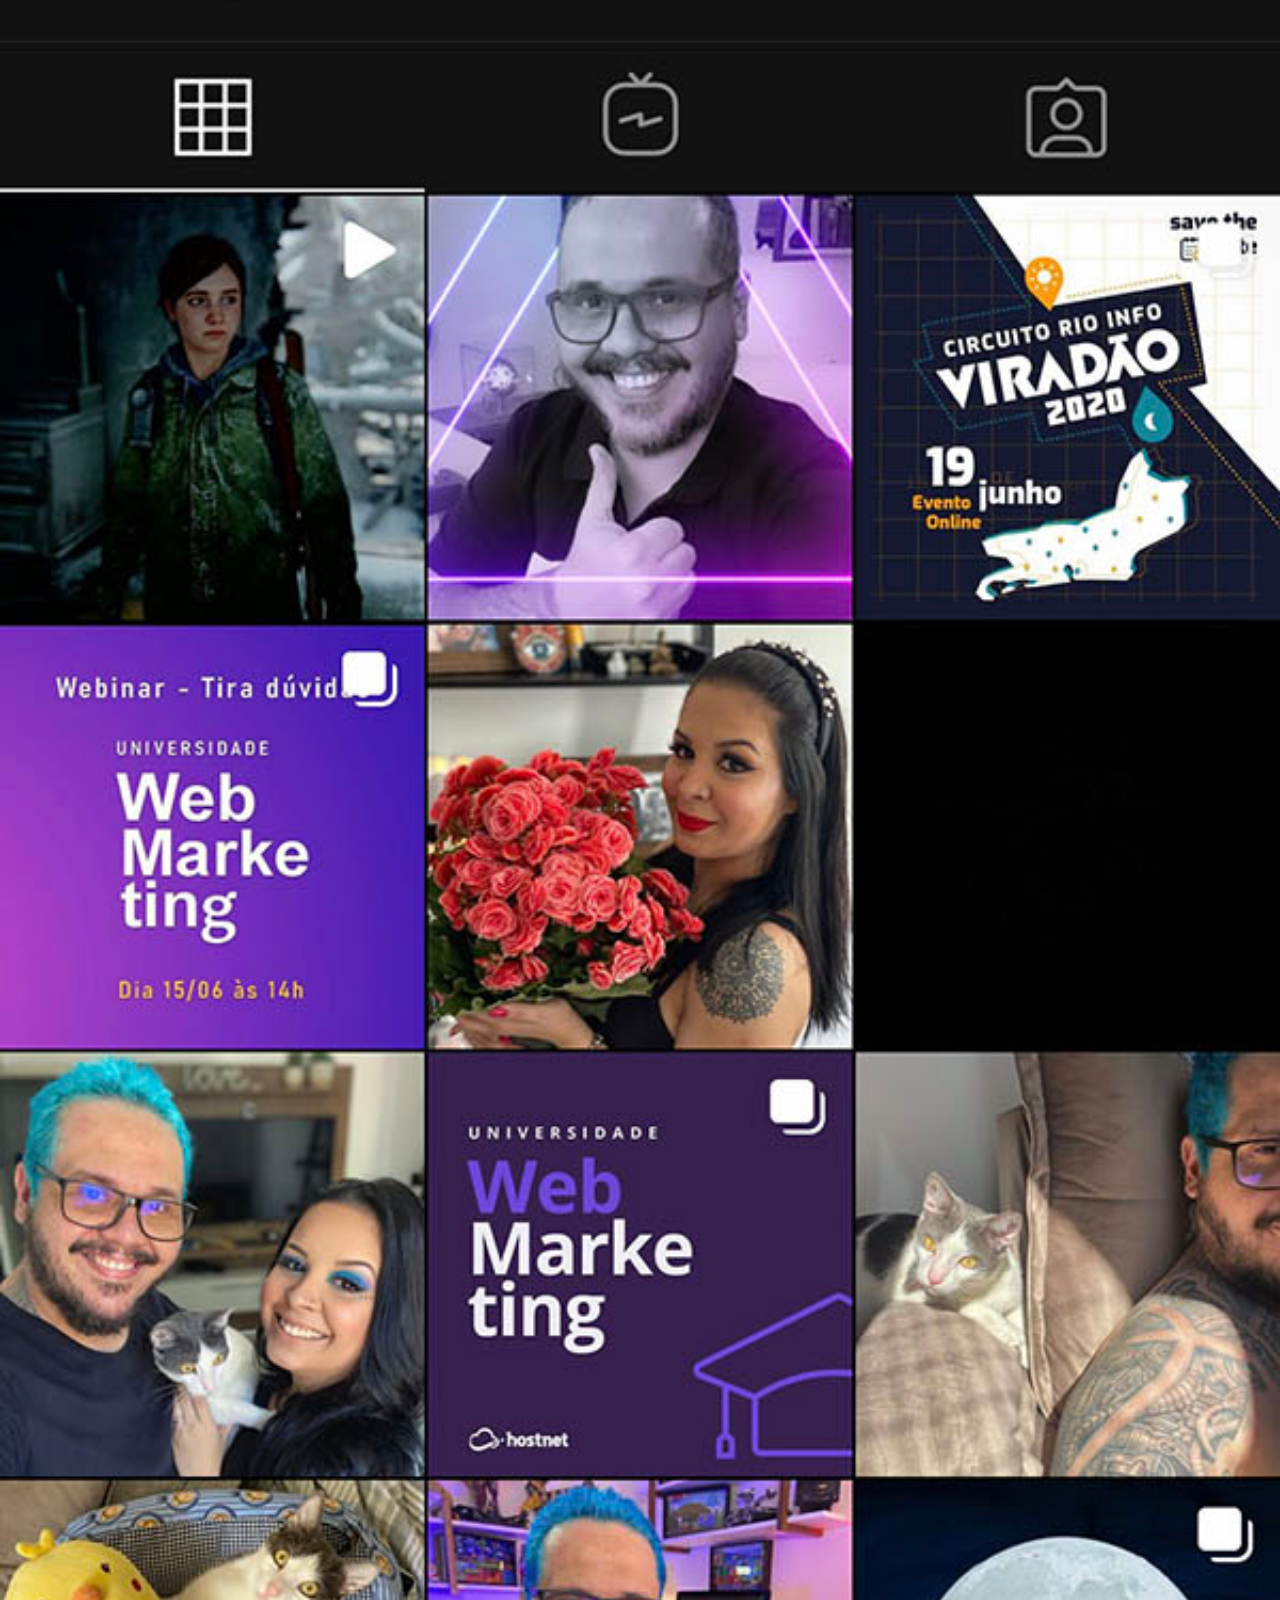
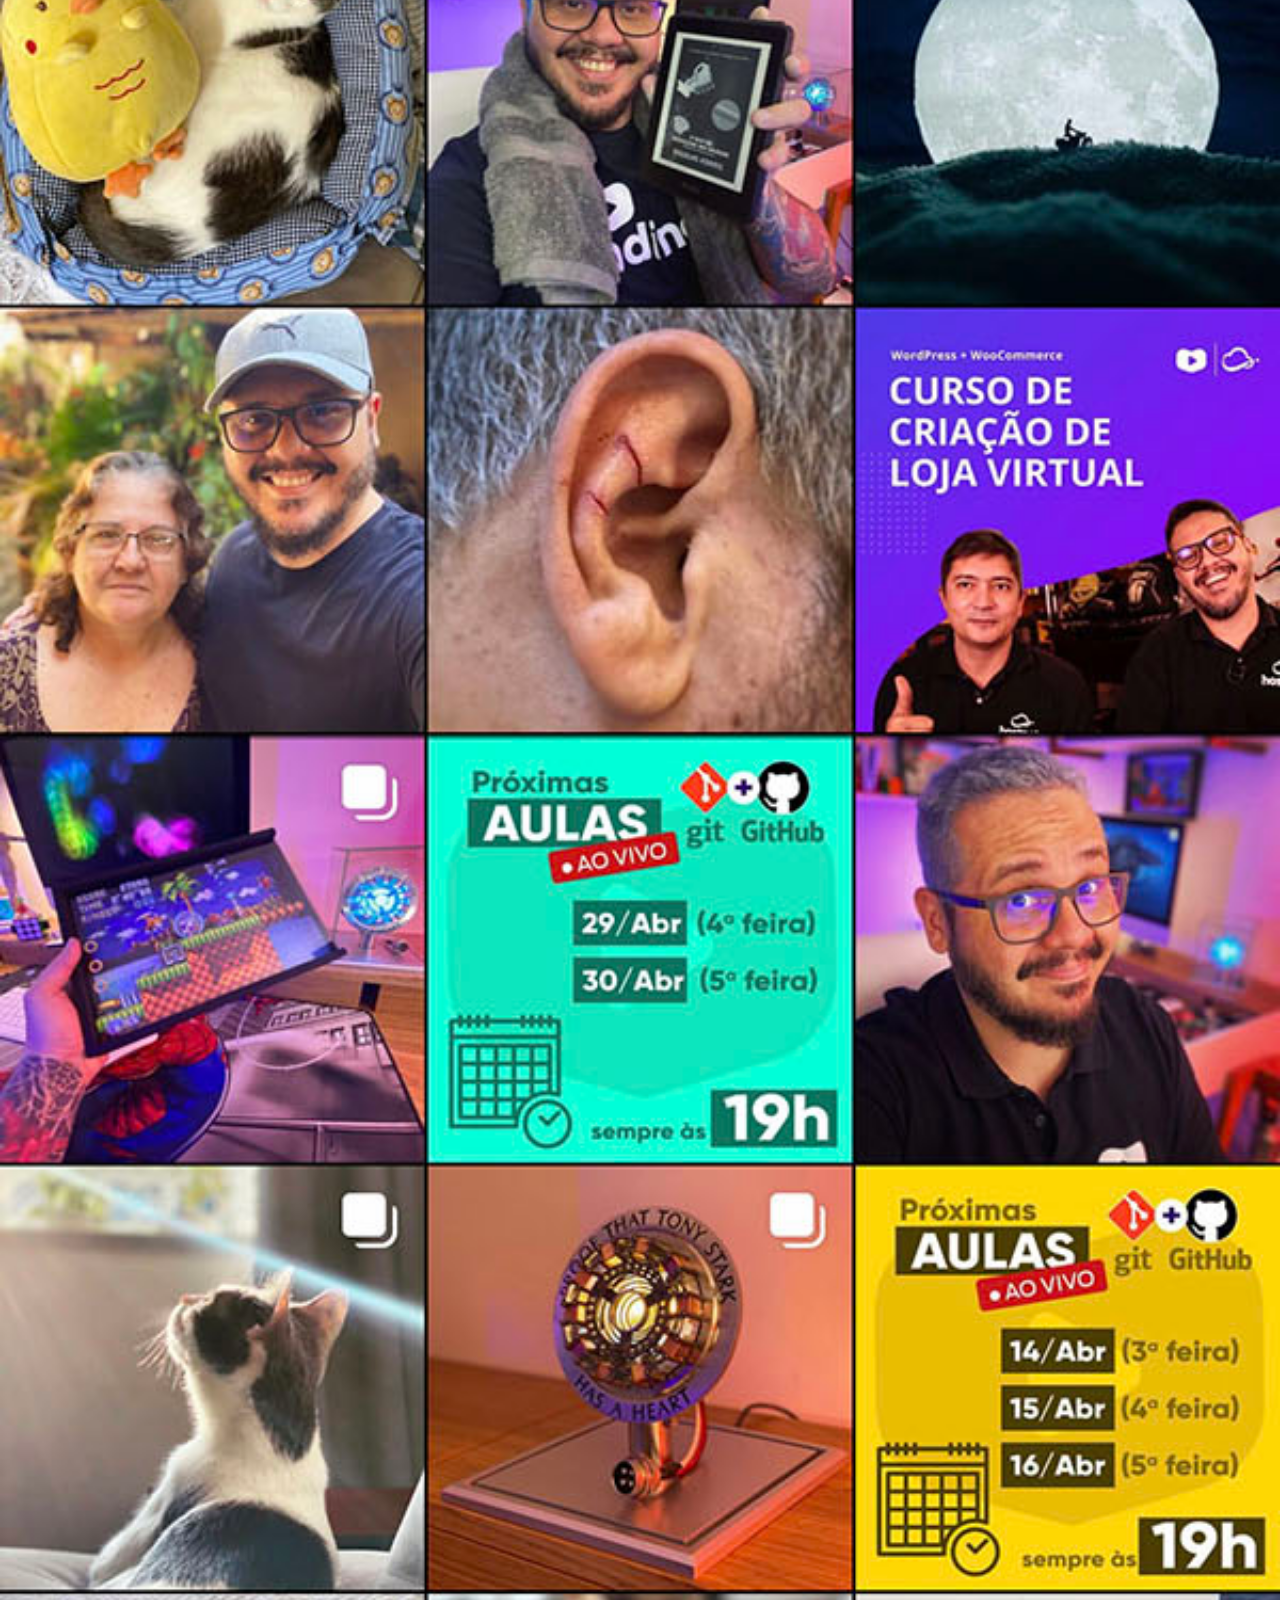
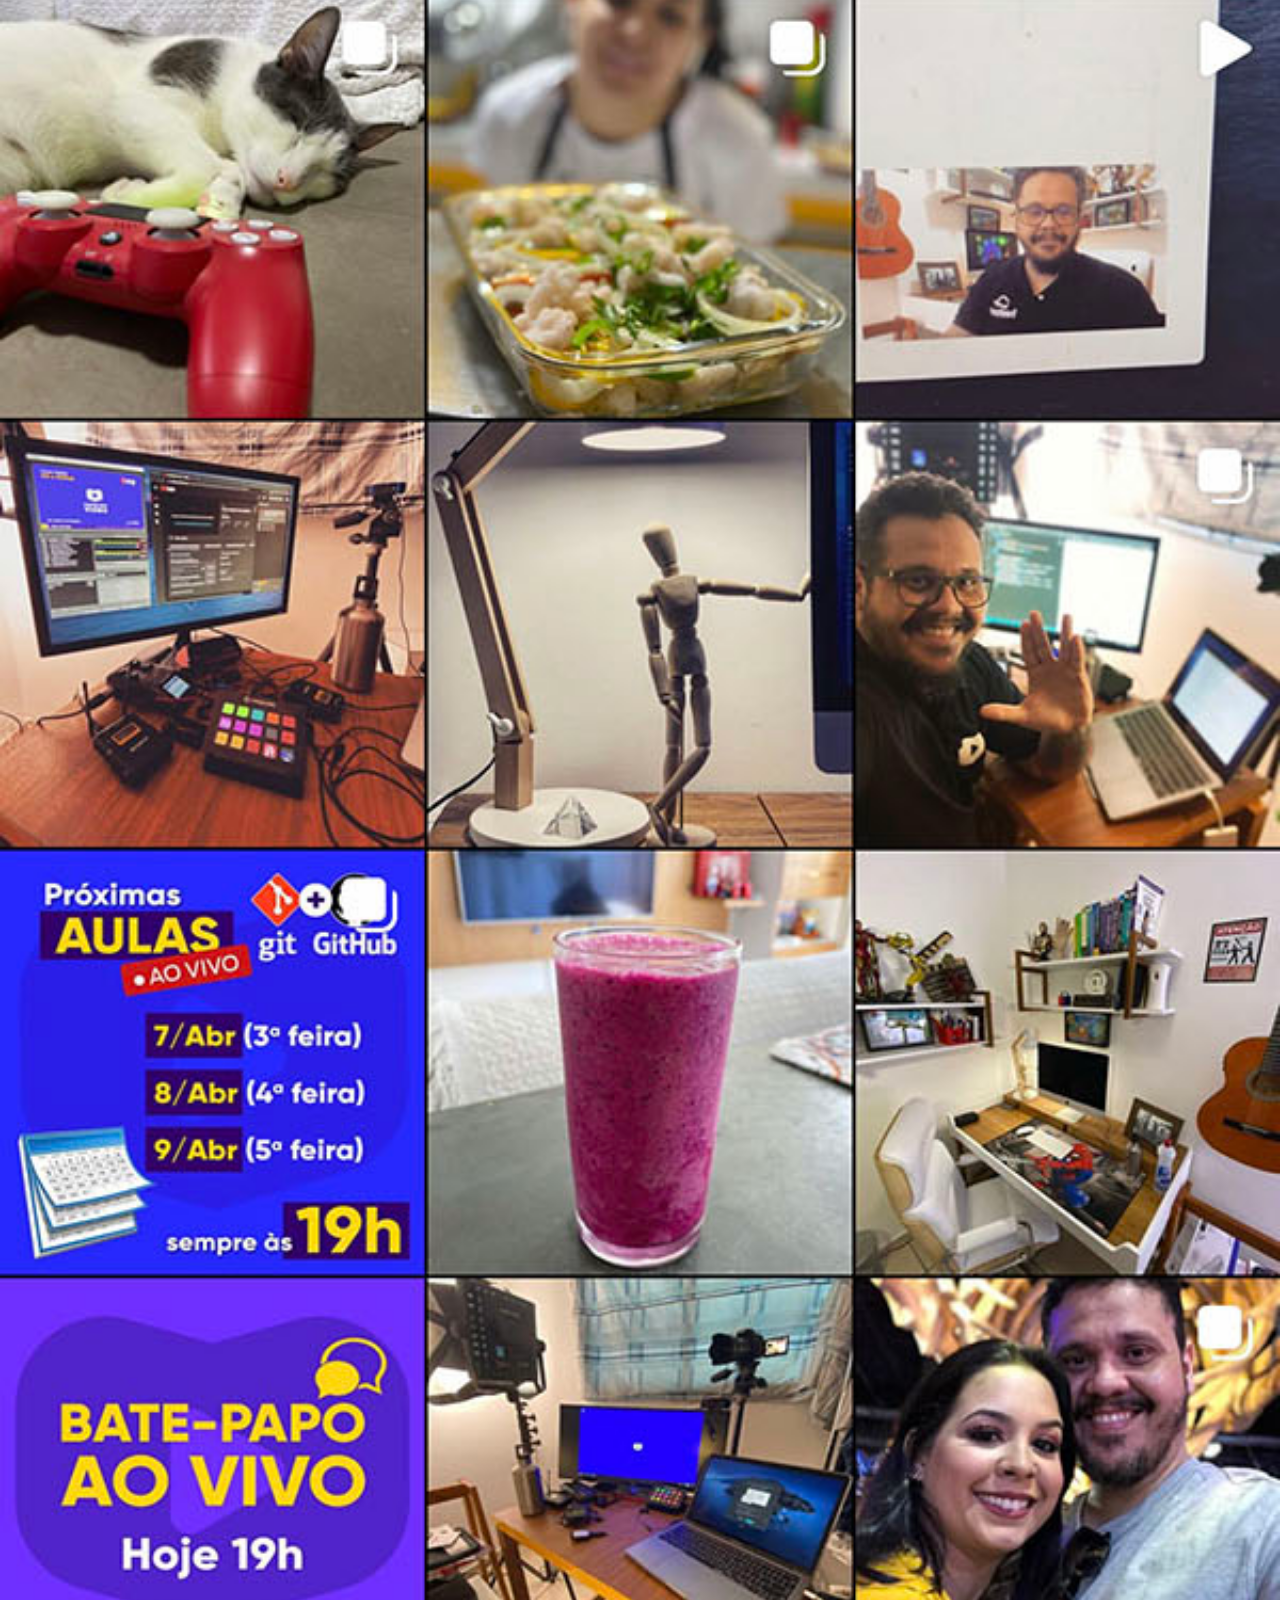
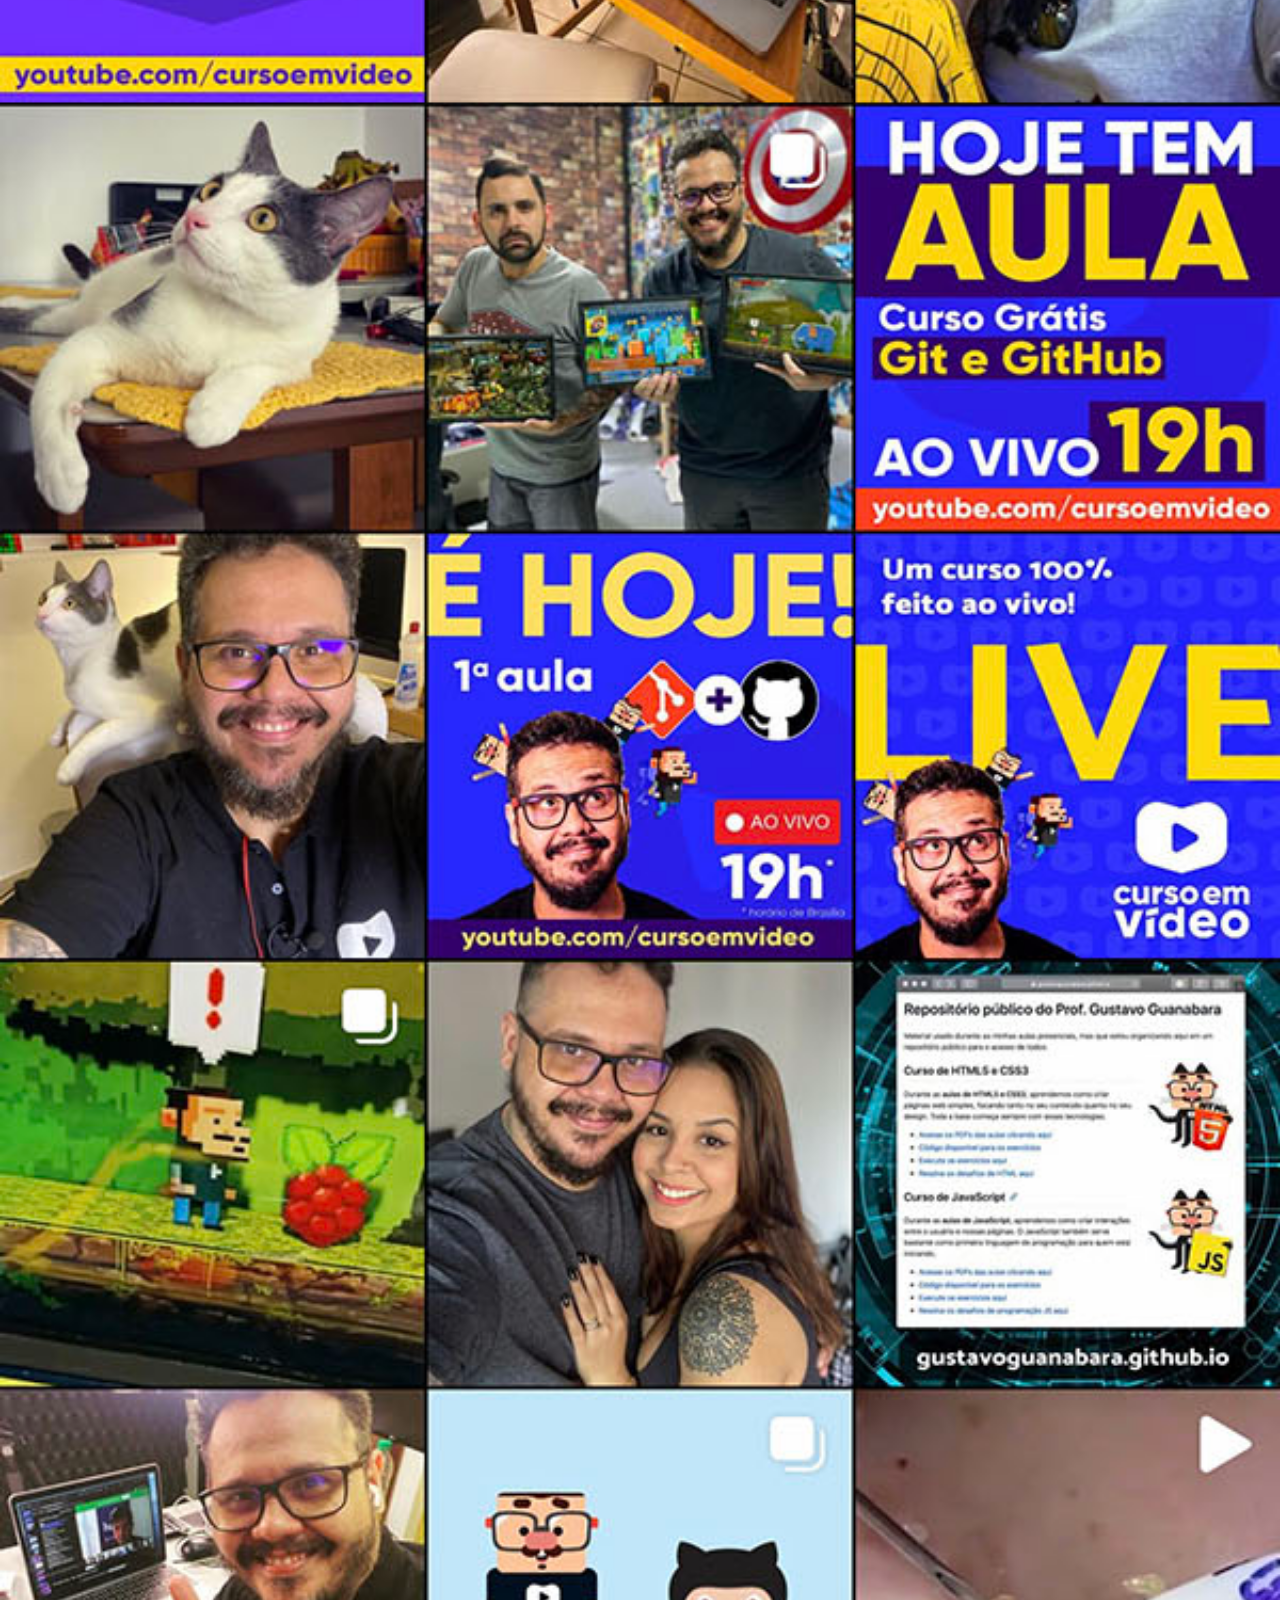
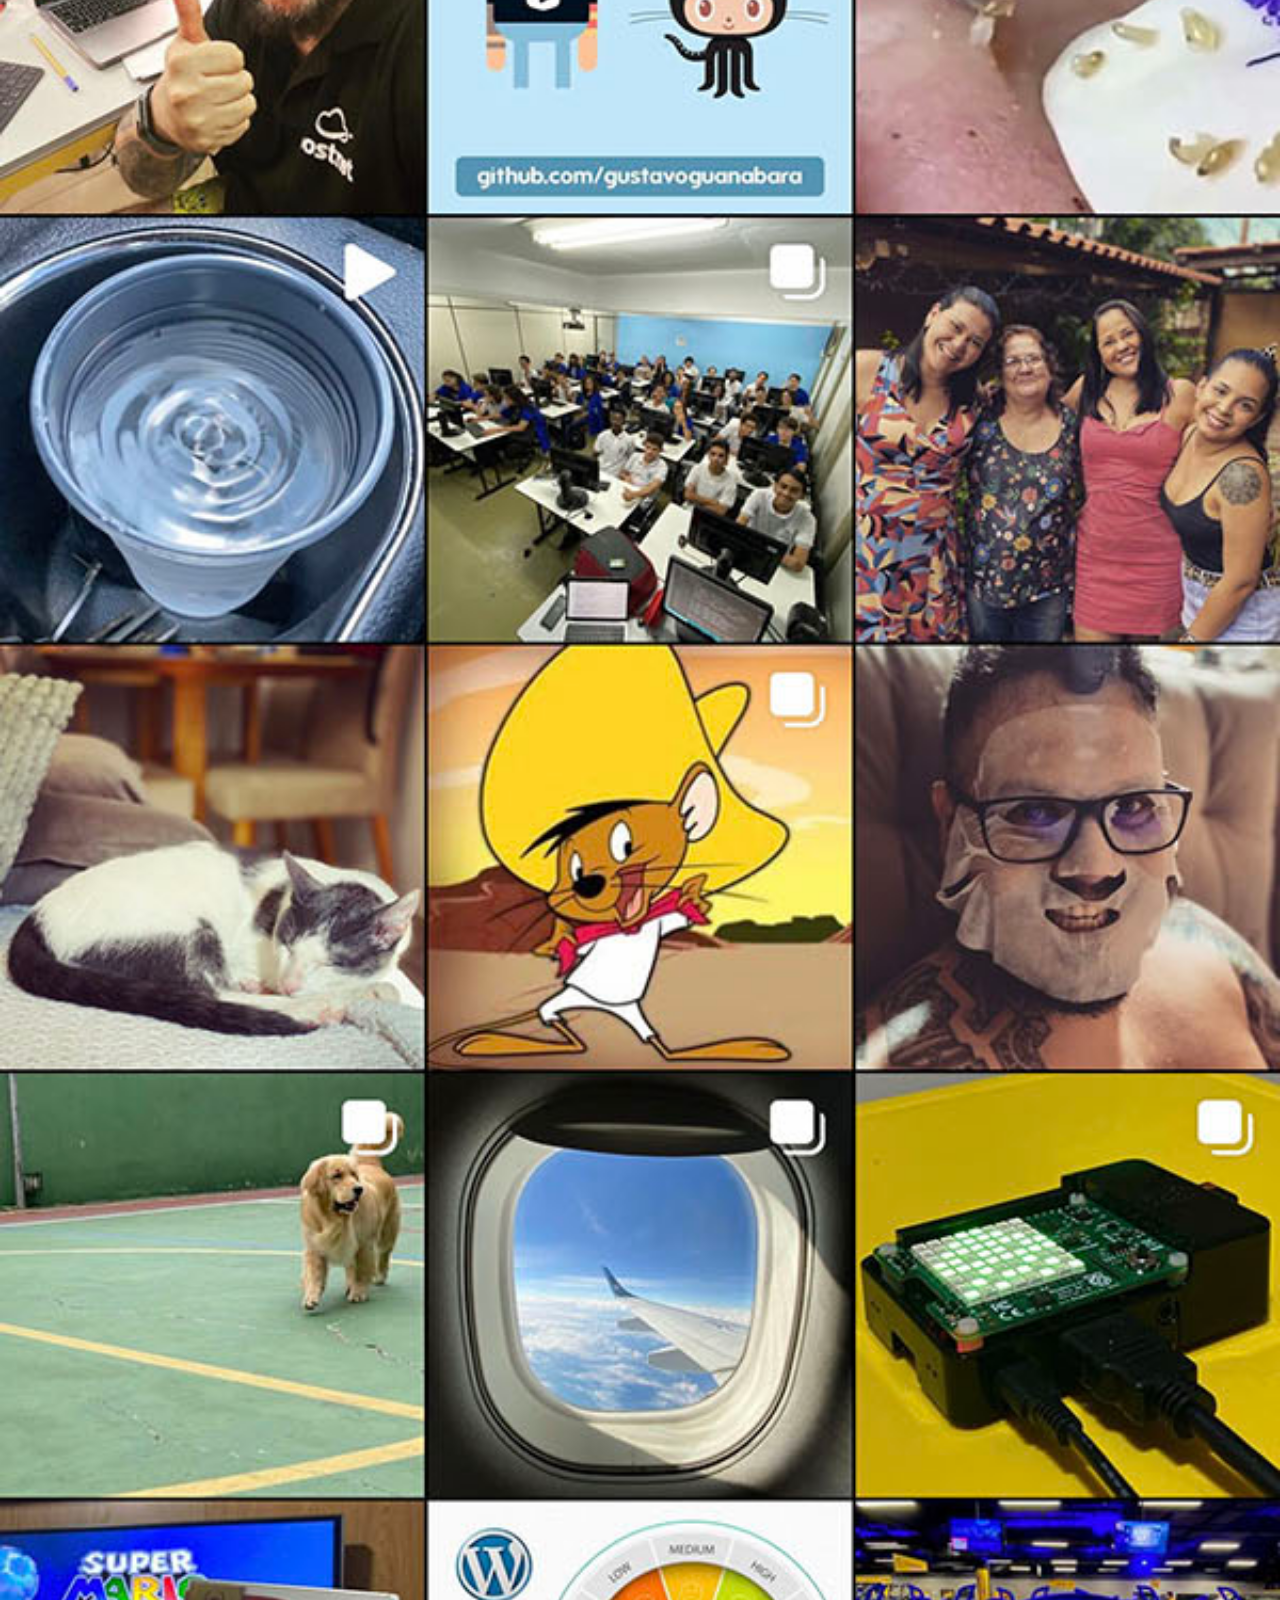
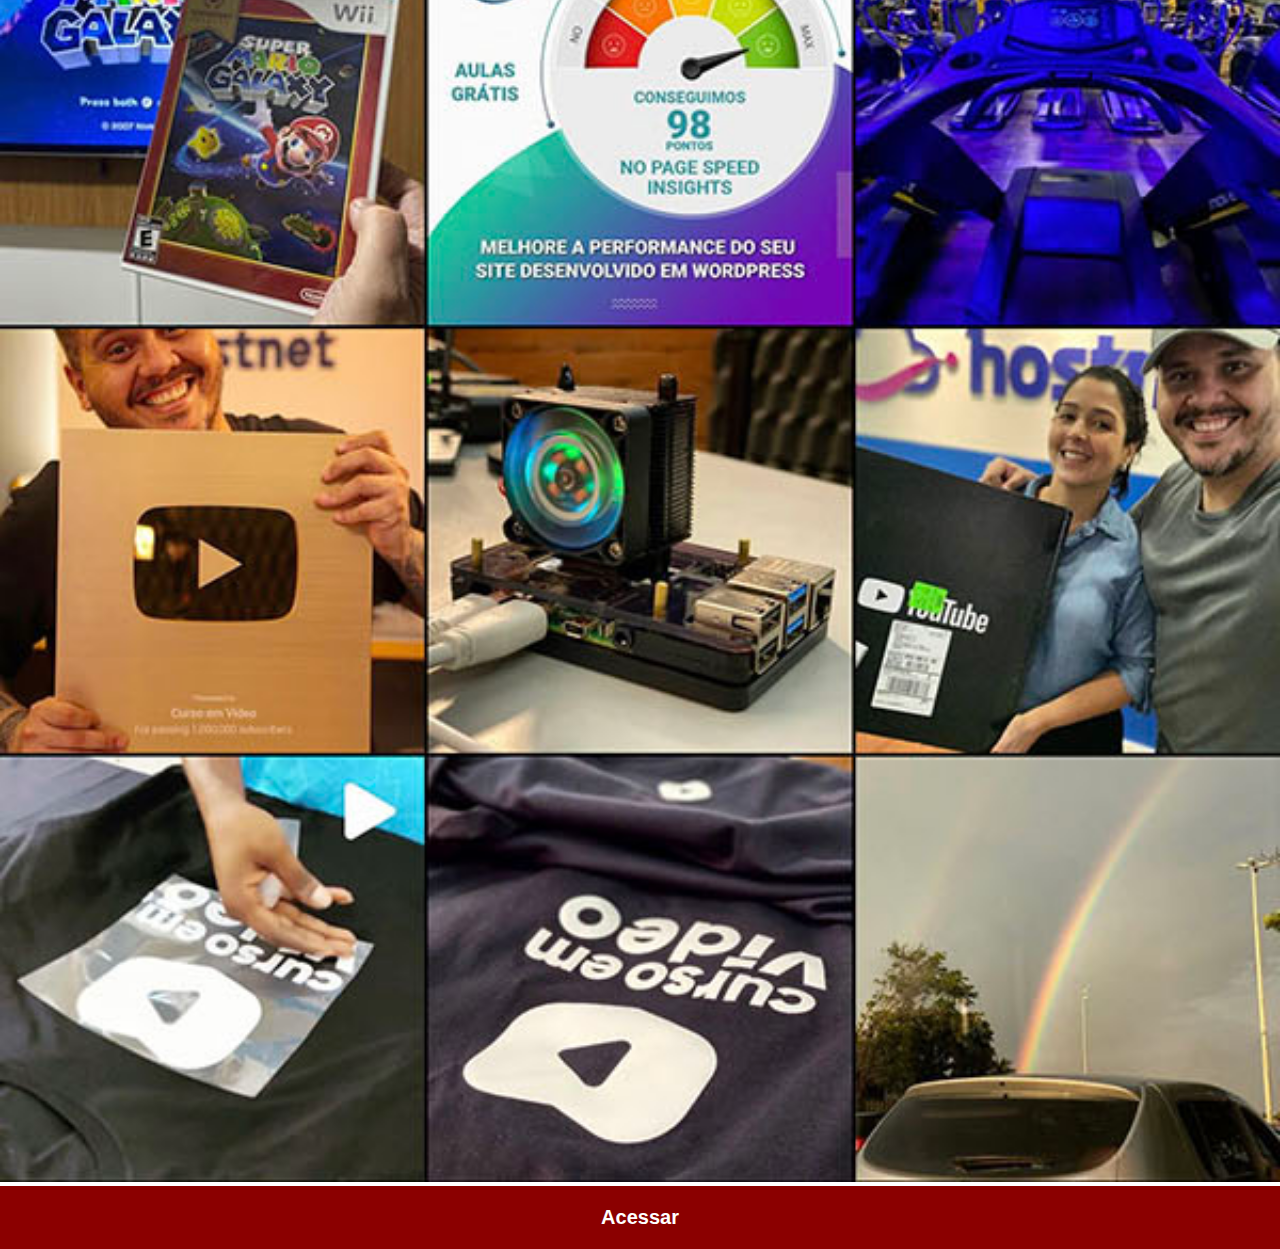
<file: pagina-extra/index (2).html>
<!DOCTYPE html>
<html lang="pt-br">
<head>
    <meta charset="UTF-8">
    <meta http-equiv="X-UA-Compatible" content="IE=edge">
    <meta name="viewport" content="width=device-width, initial-scale=1.0">
    <title>Instagram</title>
    <link rel="stylesheet" href="../estilo/social.css">
</head>
<body>
    <img src="../imagens/tela-instagram.jpg" alt="Instagram">
    <a href="https://instagram.com/gustavoguanabra/">Acessar</a>
</body>
</html>
</file>
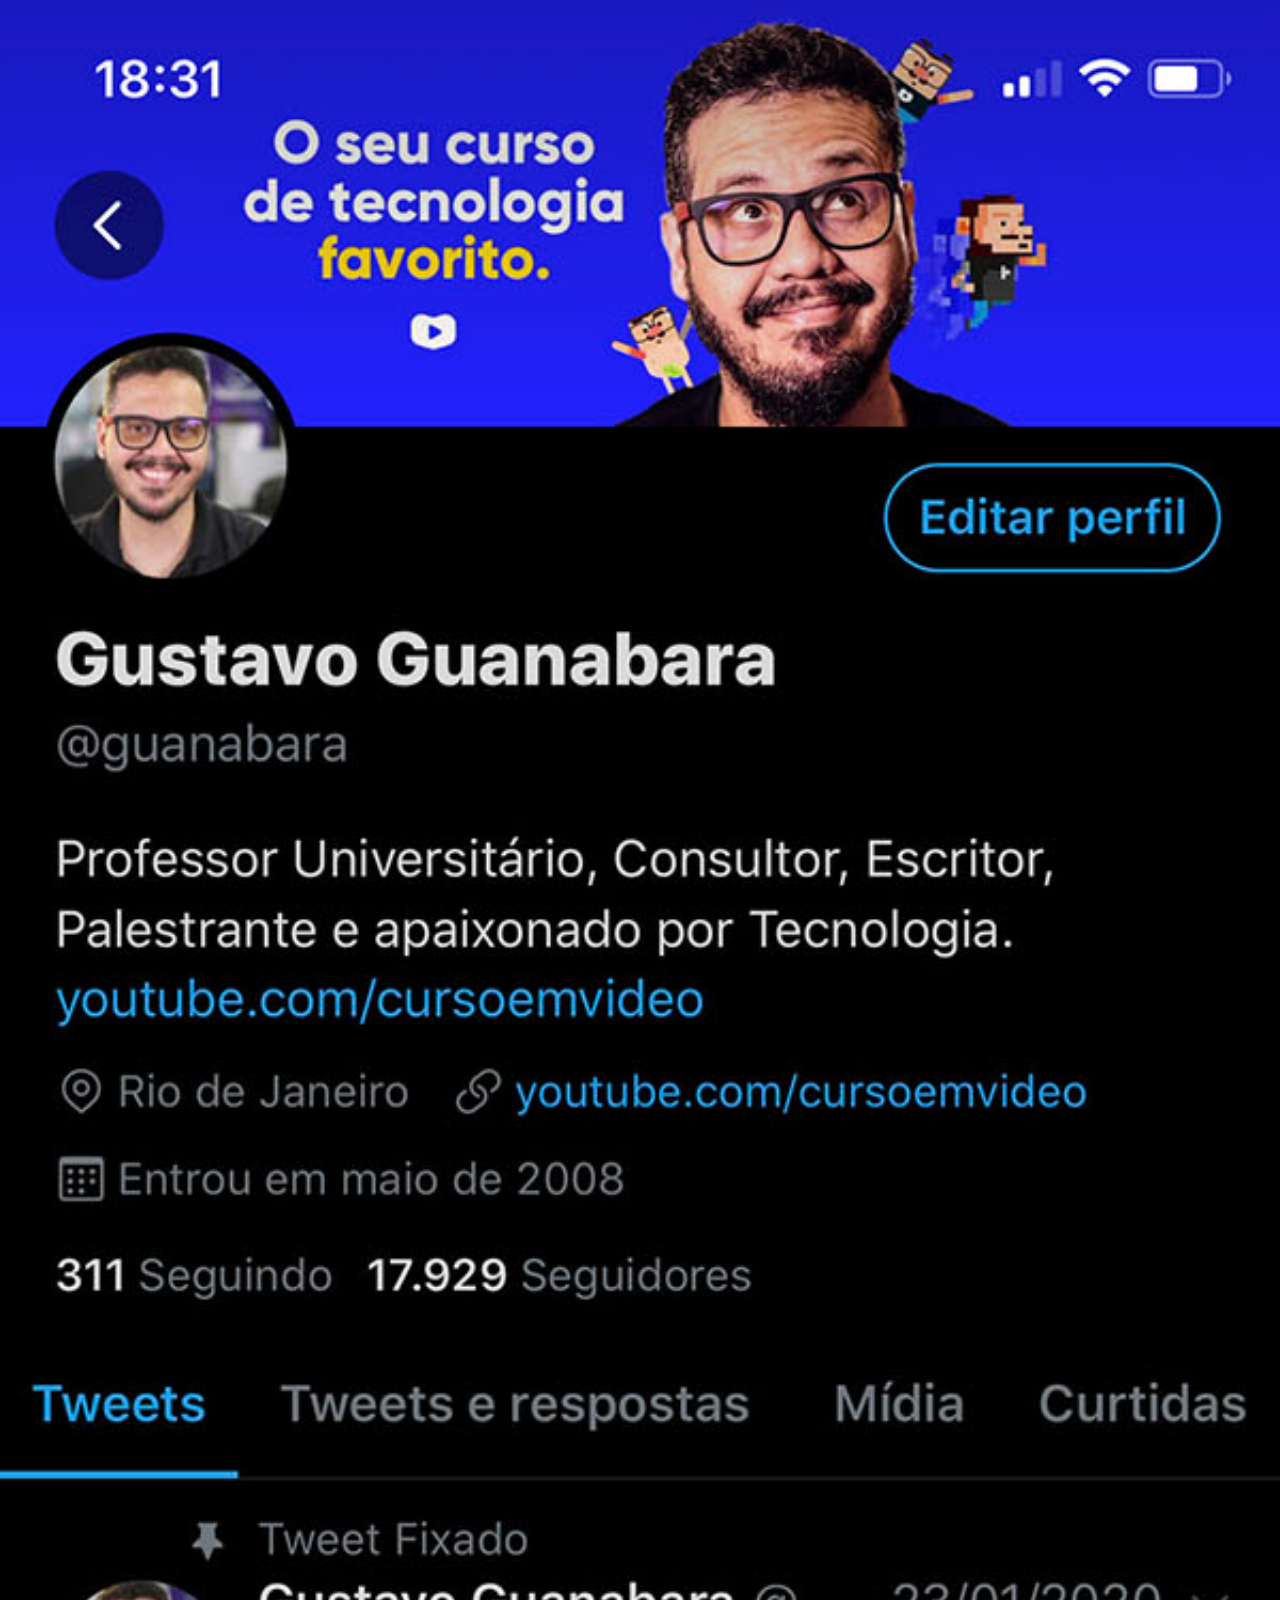
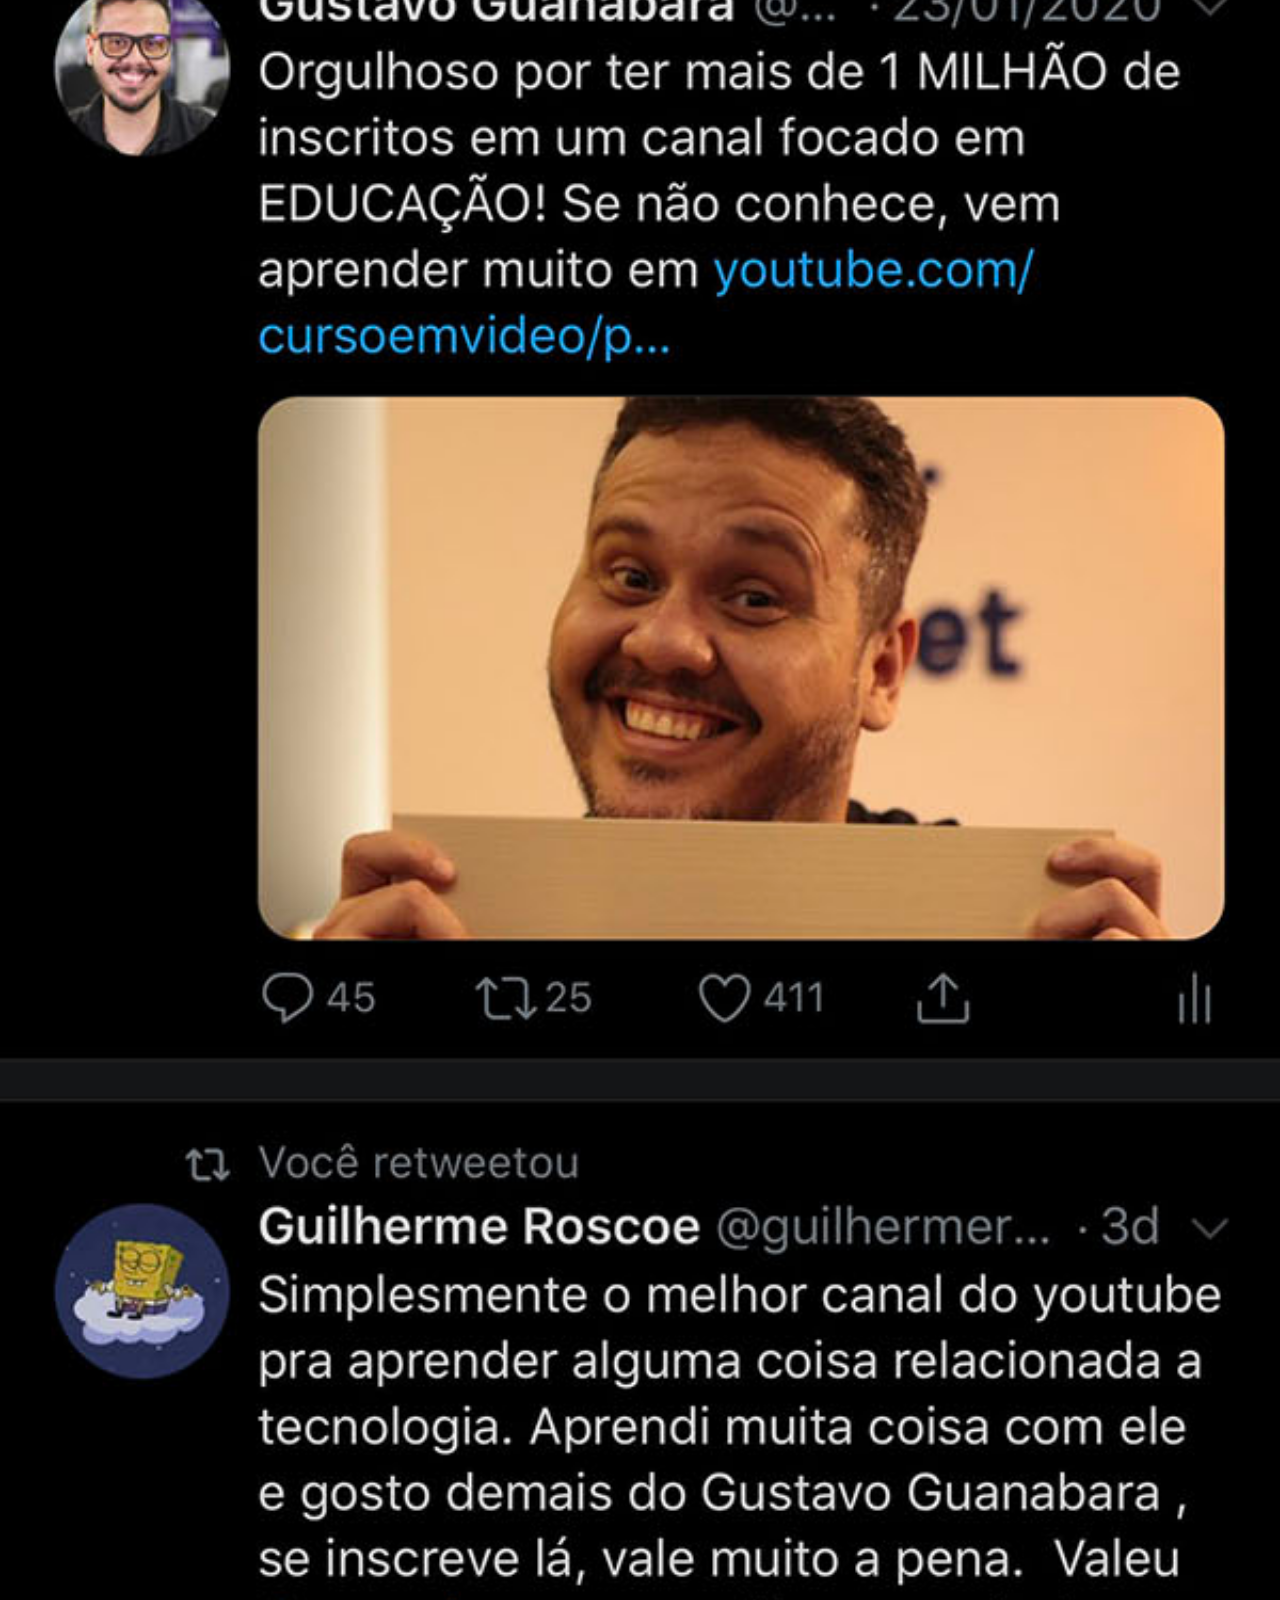
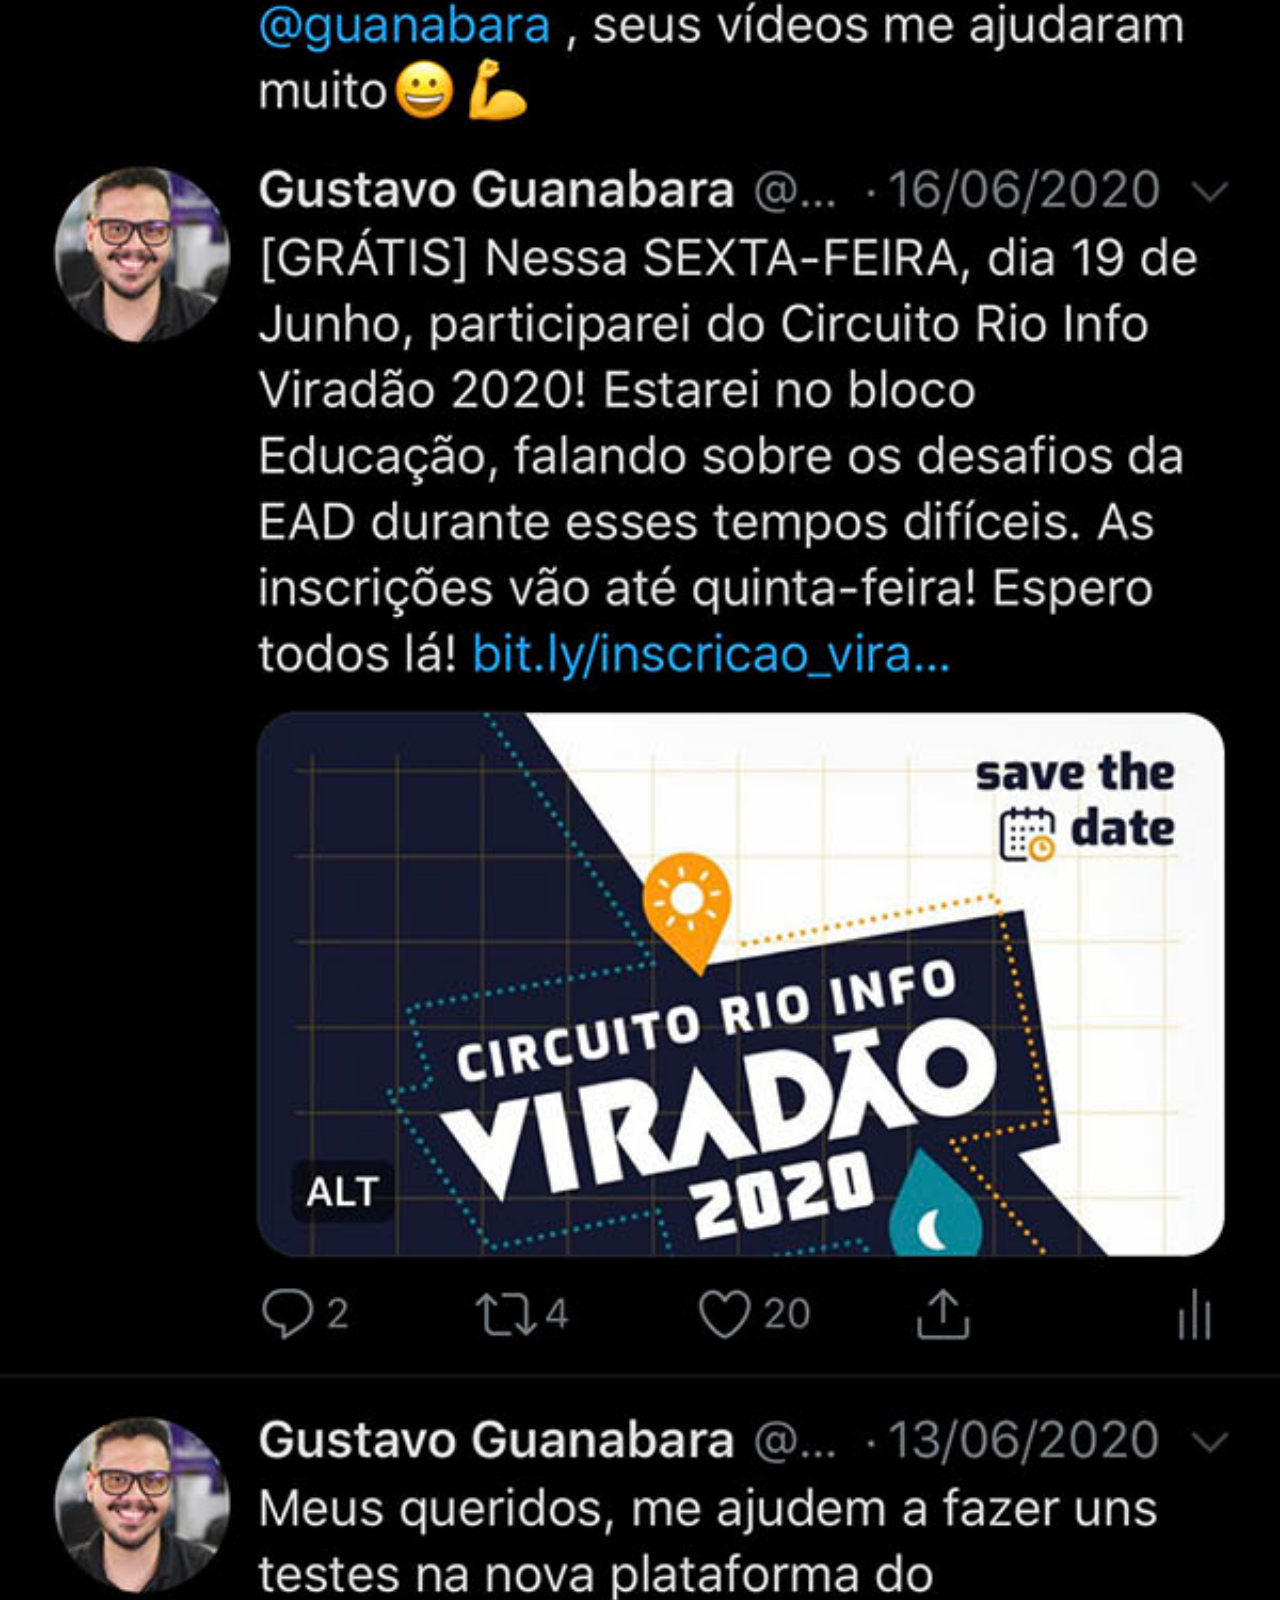
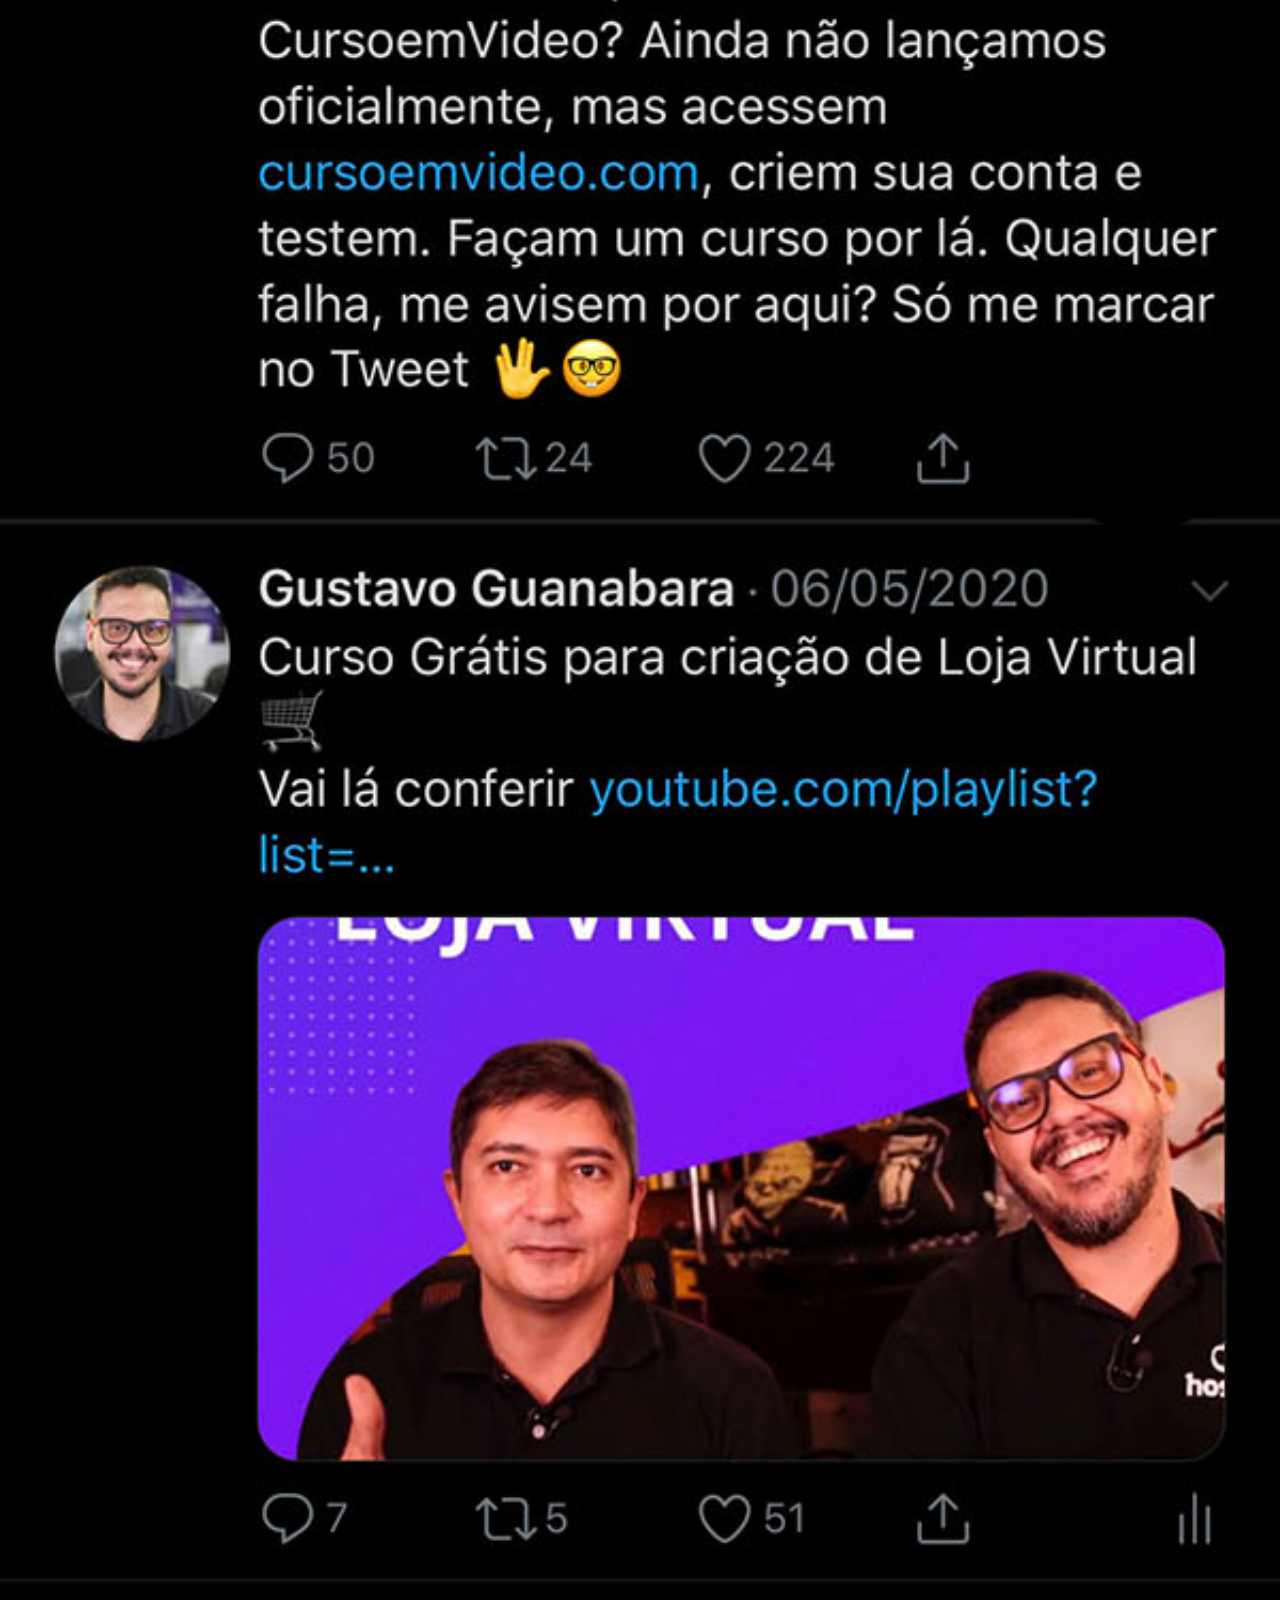
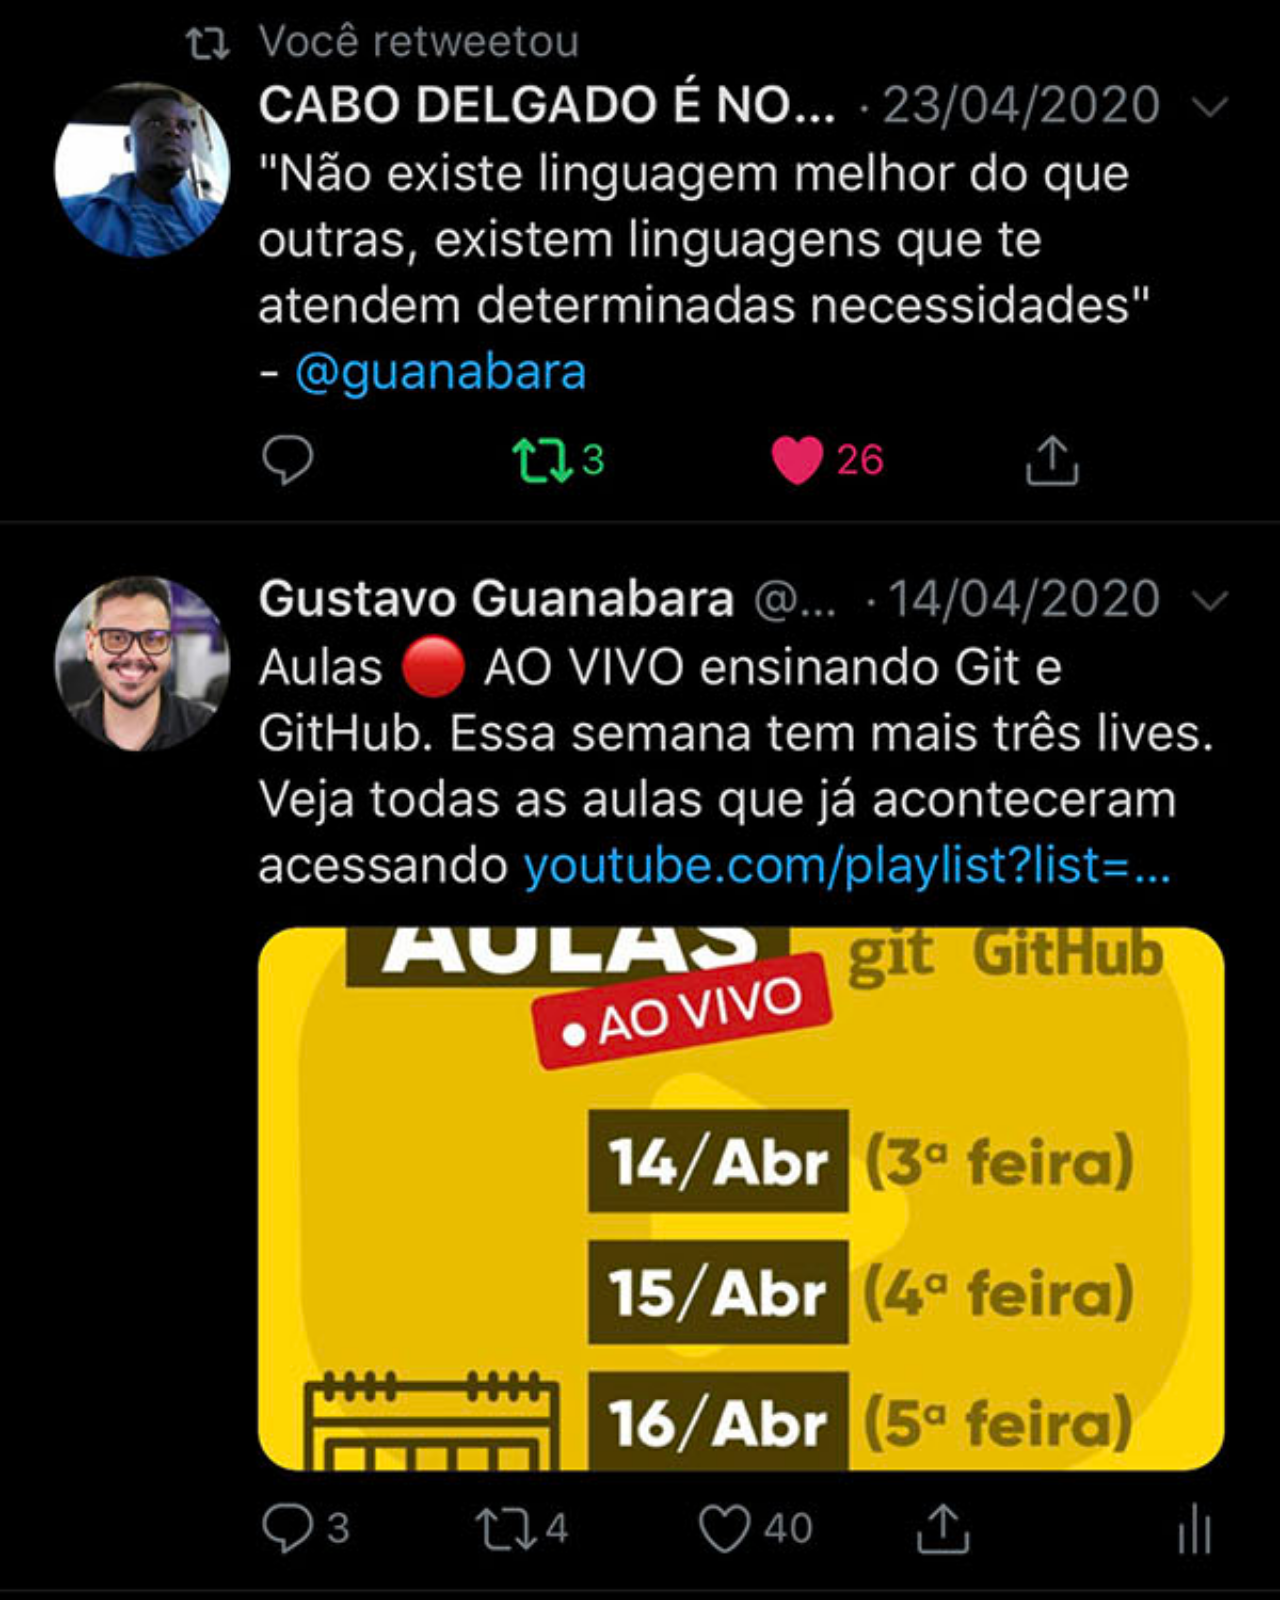
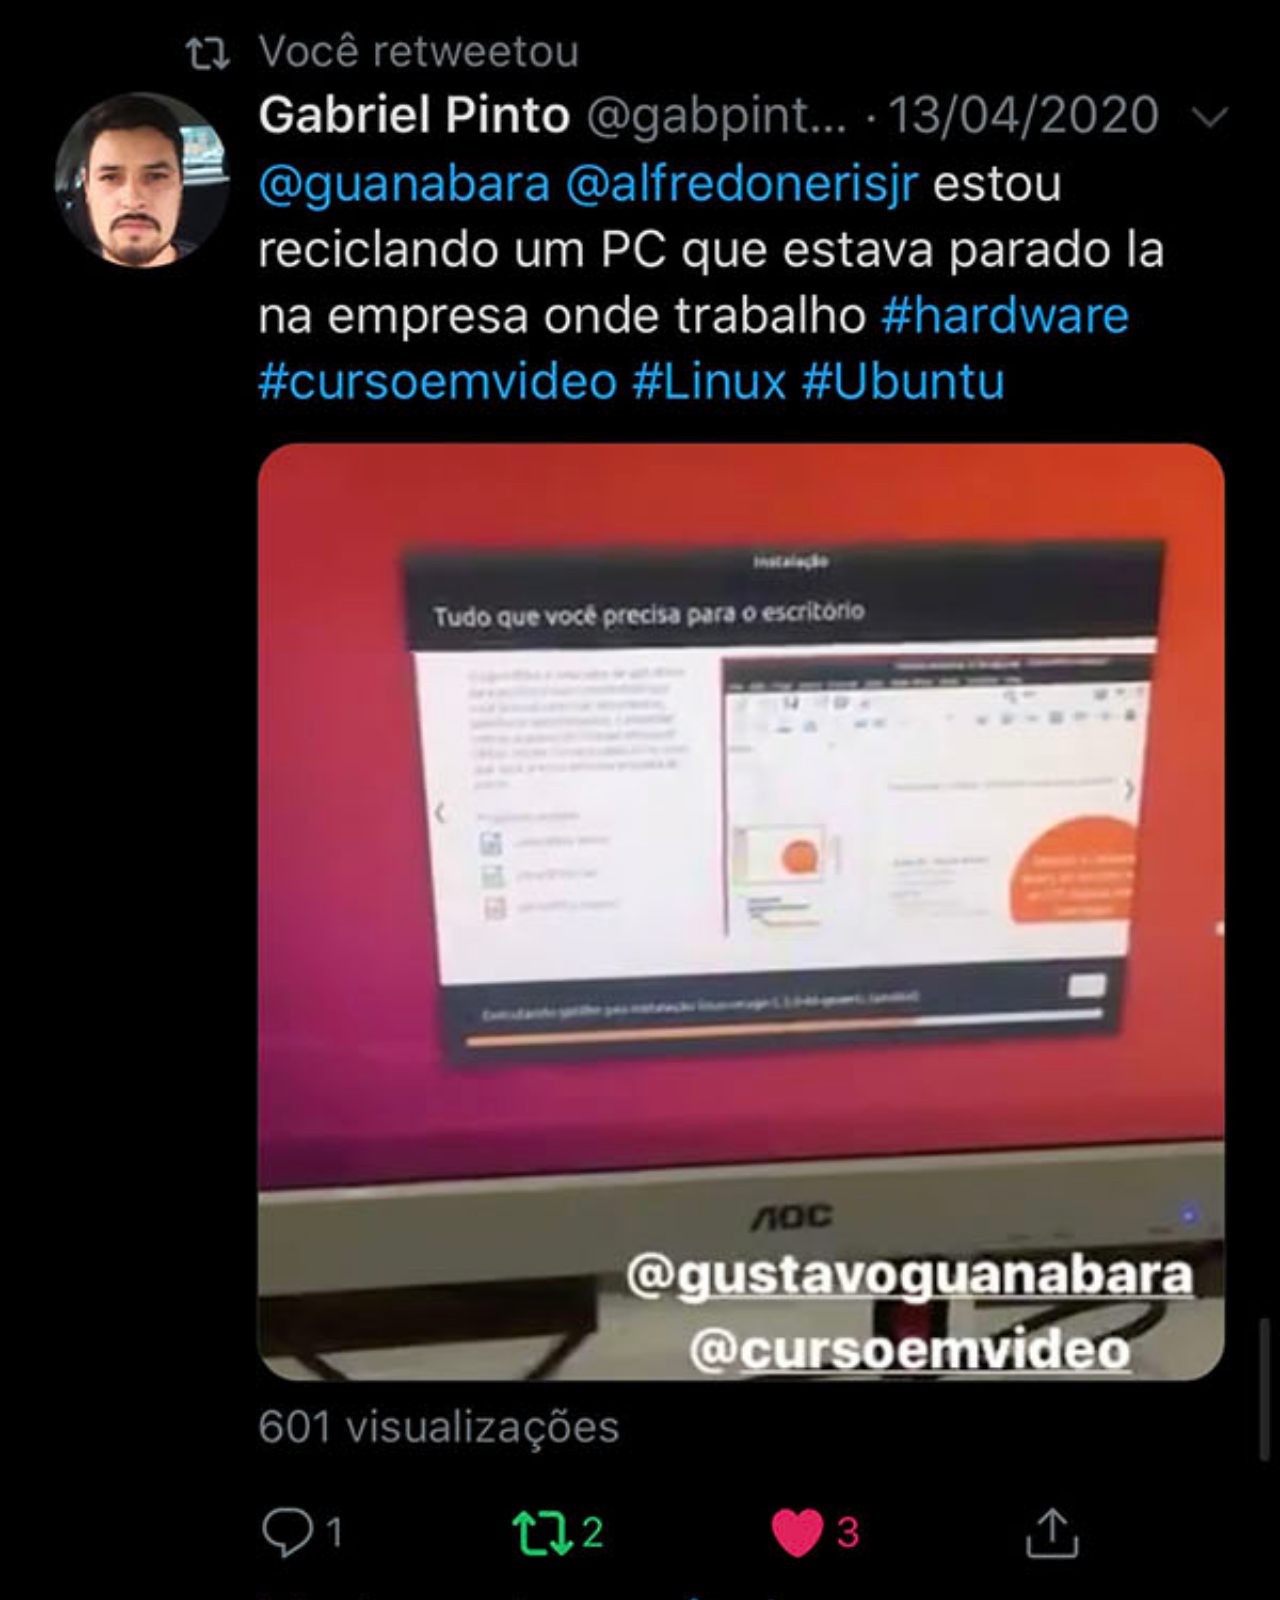
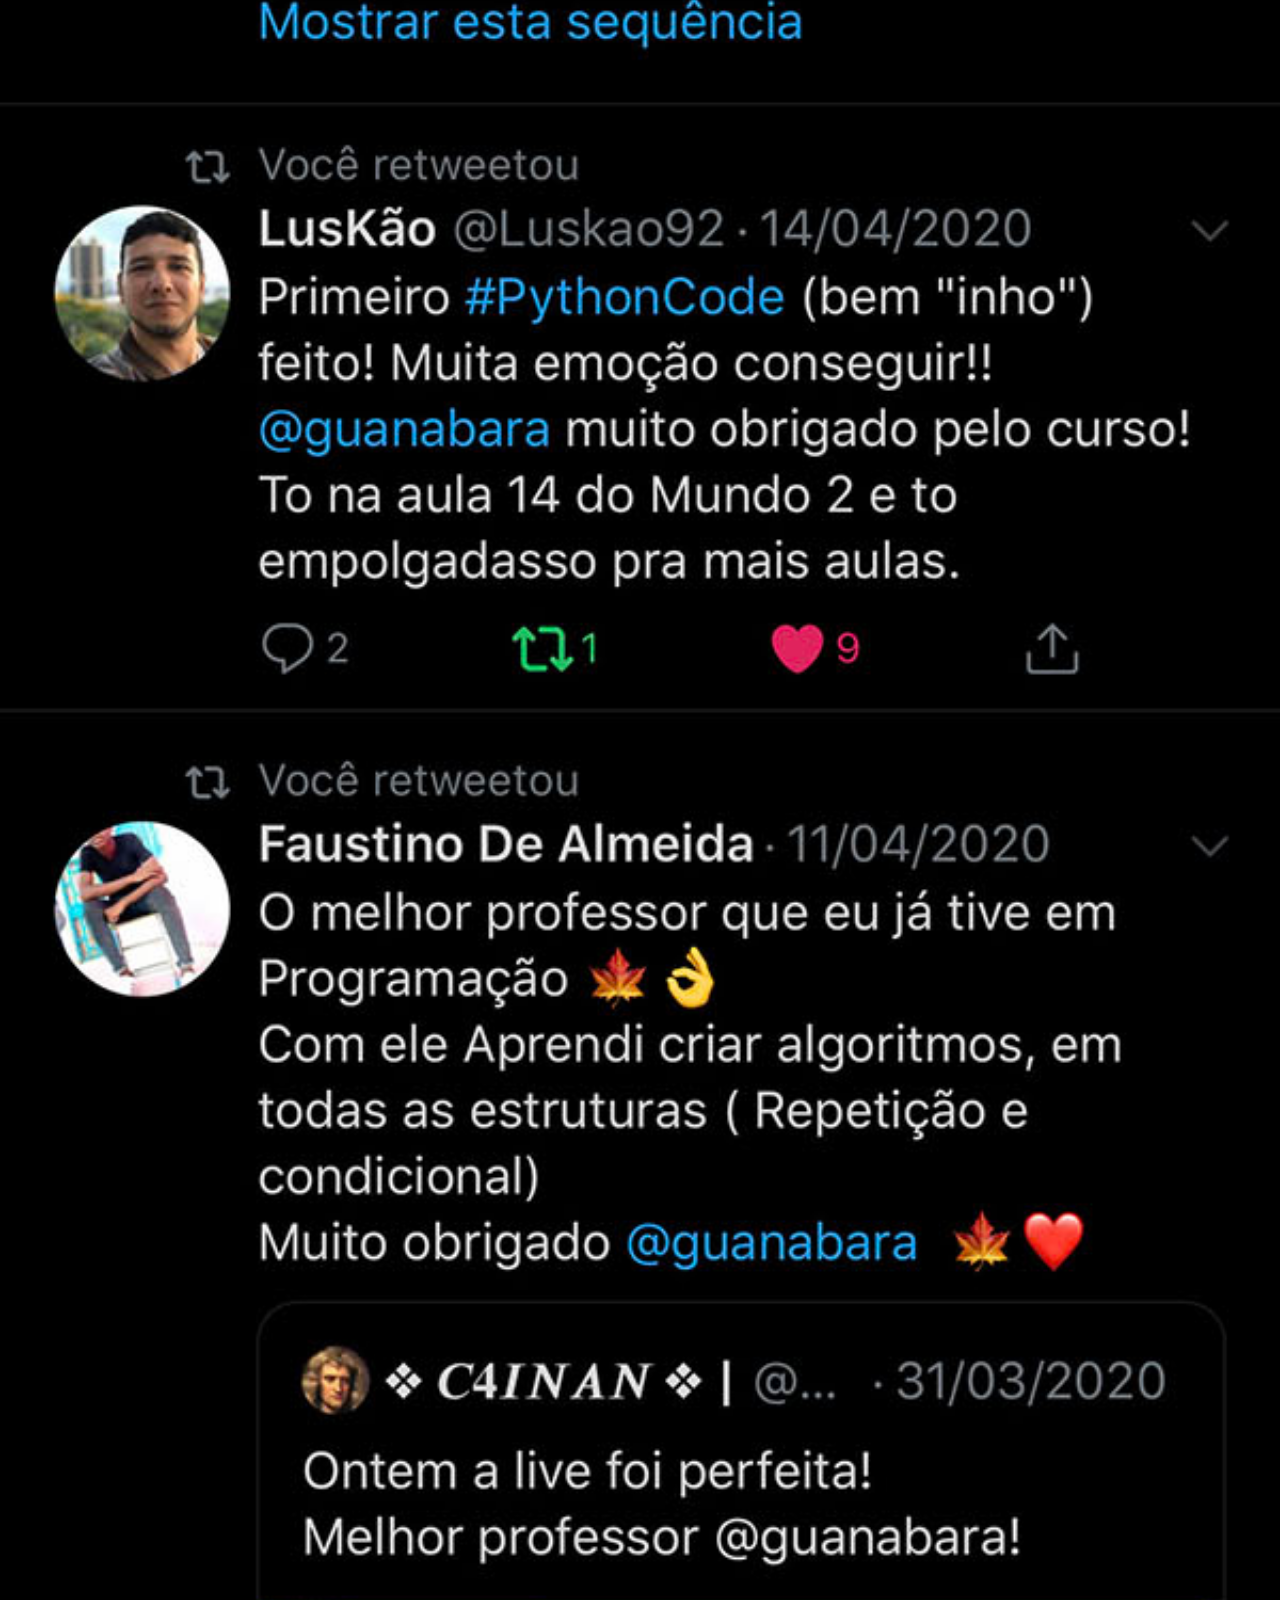
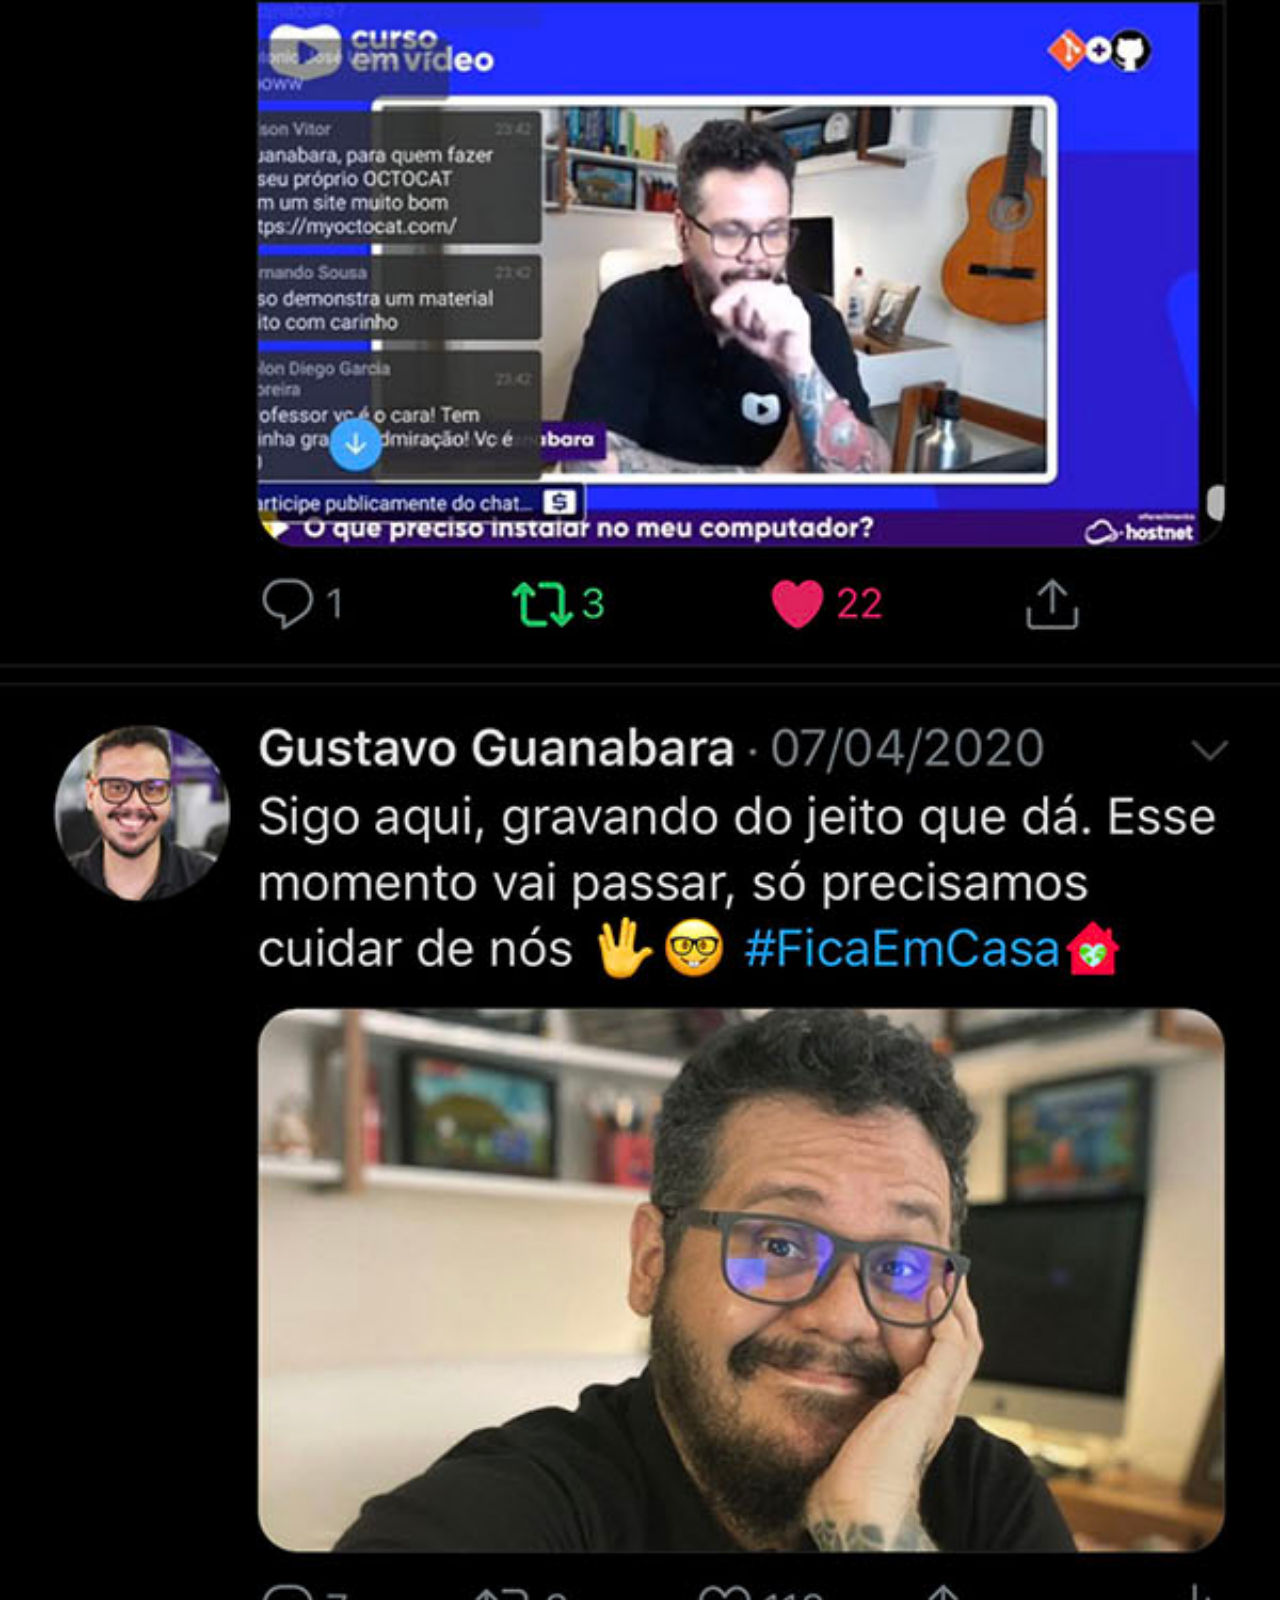
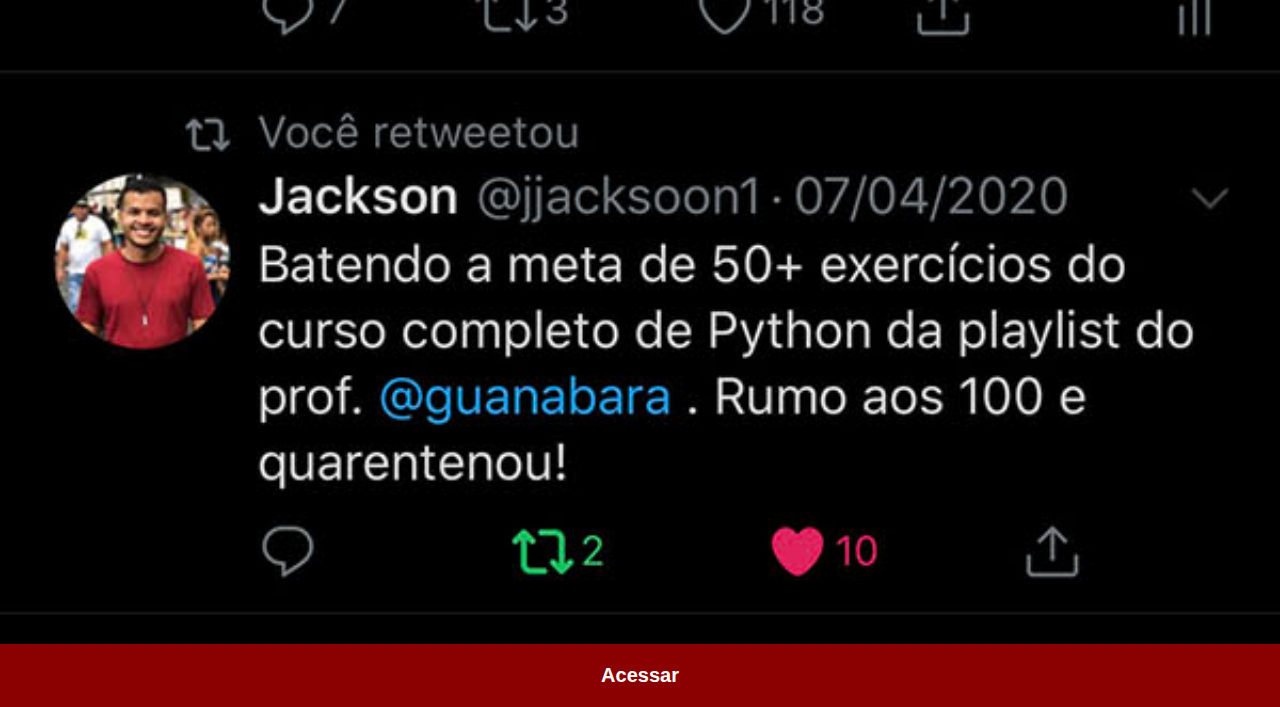
<file: pagina-extra/index (3).html>
<!DOCTYPE html>
<html lang="pt-br">
<head>
    <meta charset="UTF-8">
    <meta http-equiv="X-UA-Compatible" content="IE=edge">
    <meta name="viewport" content="width=device-width, initial-scale=1.0">
    <title>Twitter</title>
    <link rel="stylesheet" href="../estilo/social.css">
    <style>
        body {
            background-color: black;
        }
    </style>
</head>
<body>
    <img src="../imagens/tela-twitter.jpg" alt="Twitter">
    <a href="#">Acessar</a>
</body>
</html>
</file>
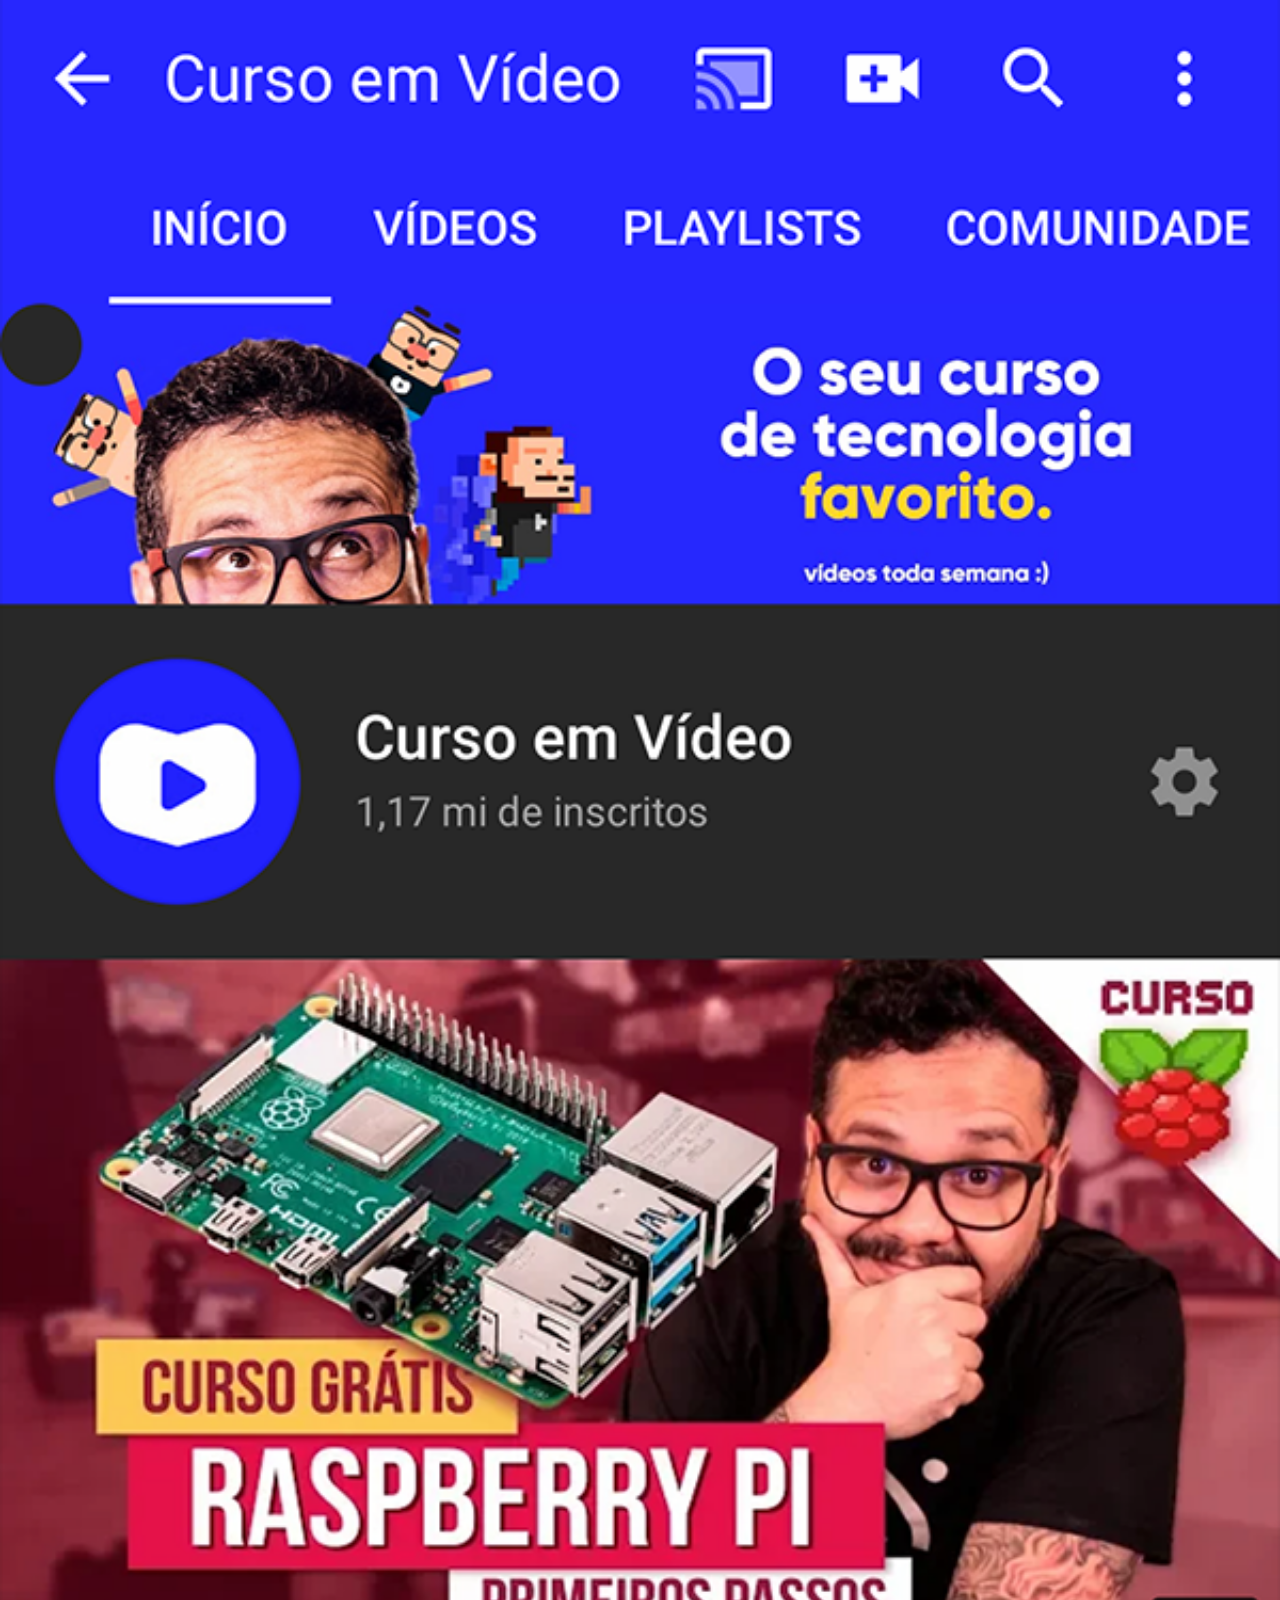
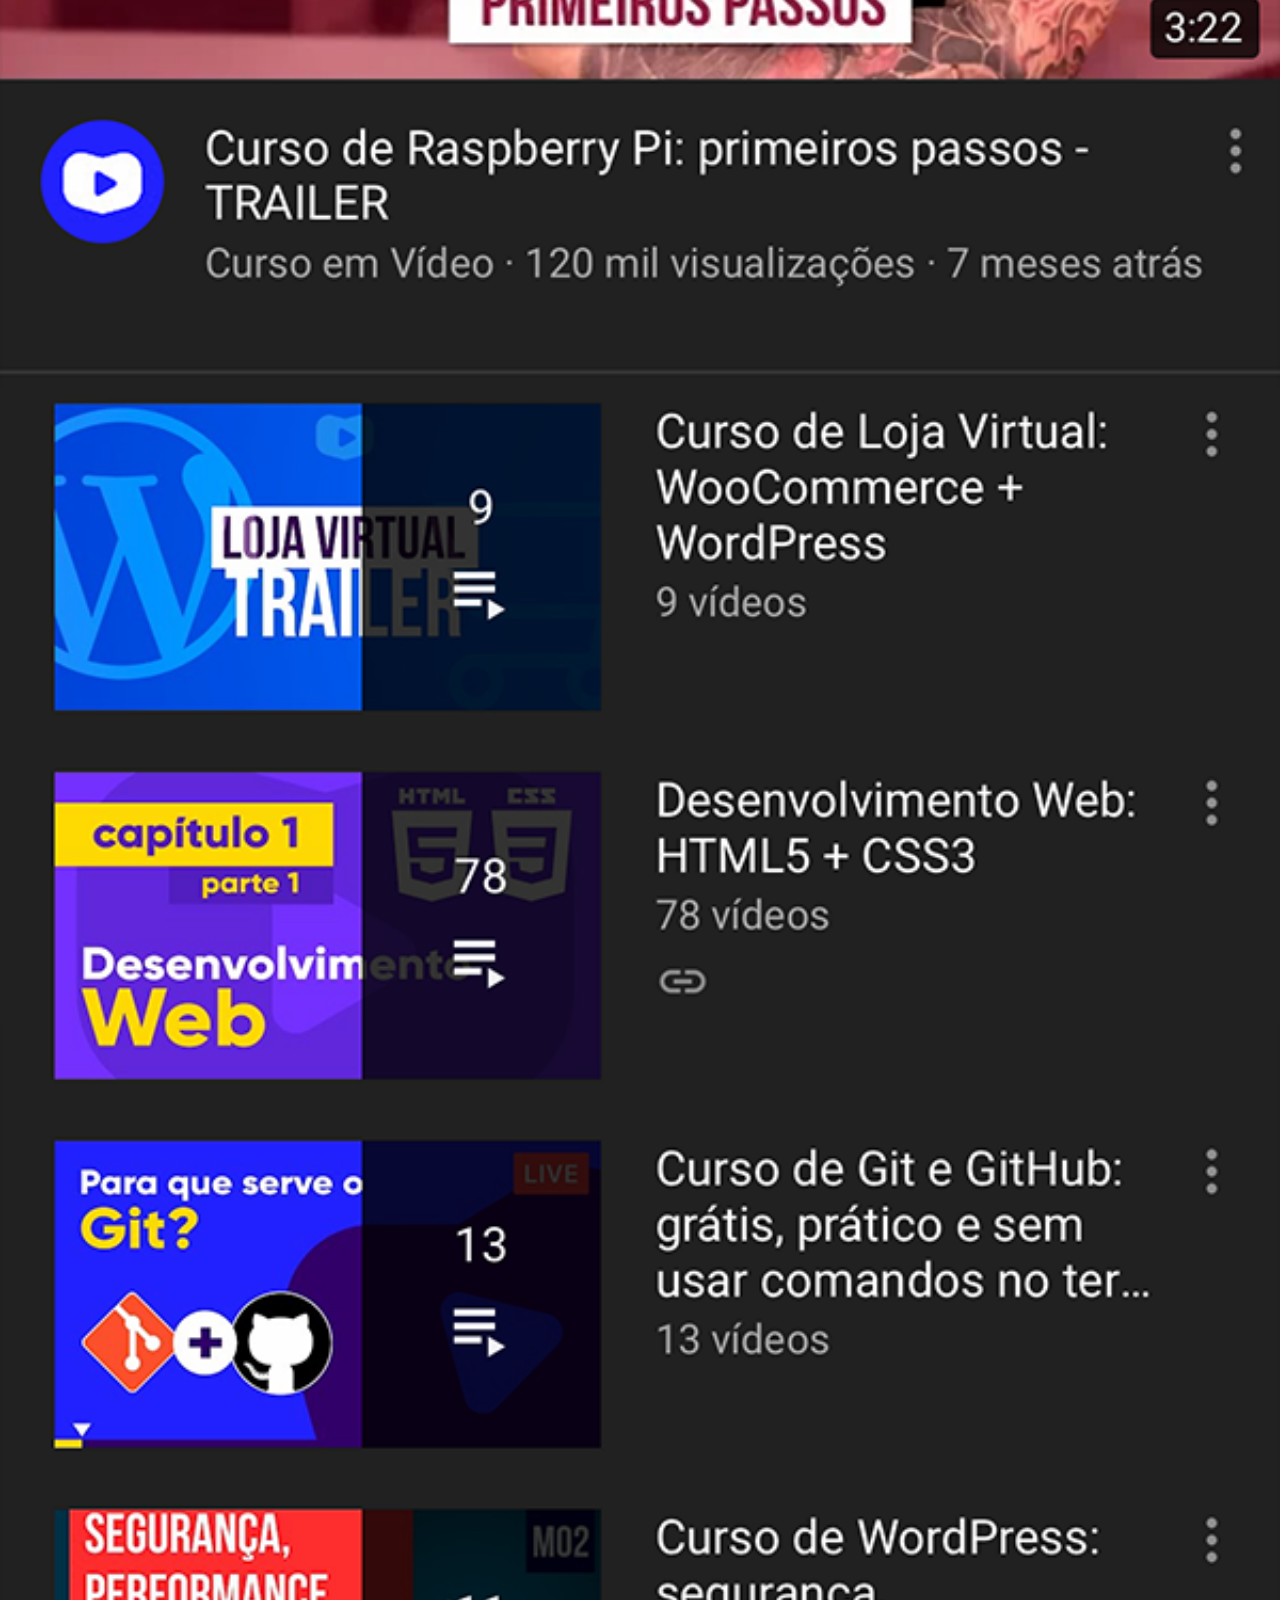
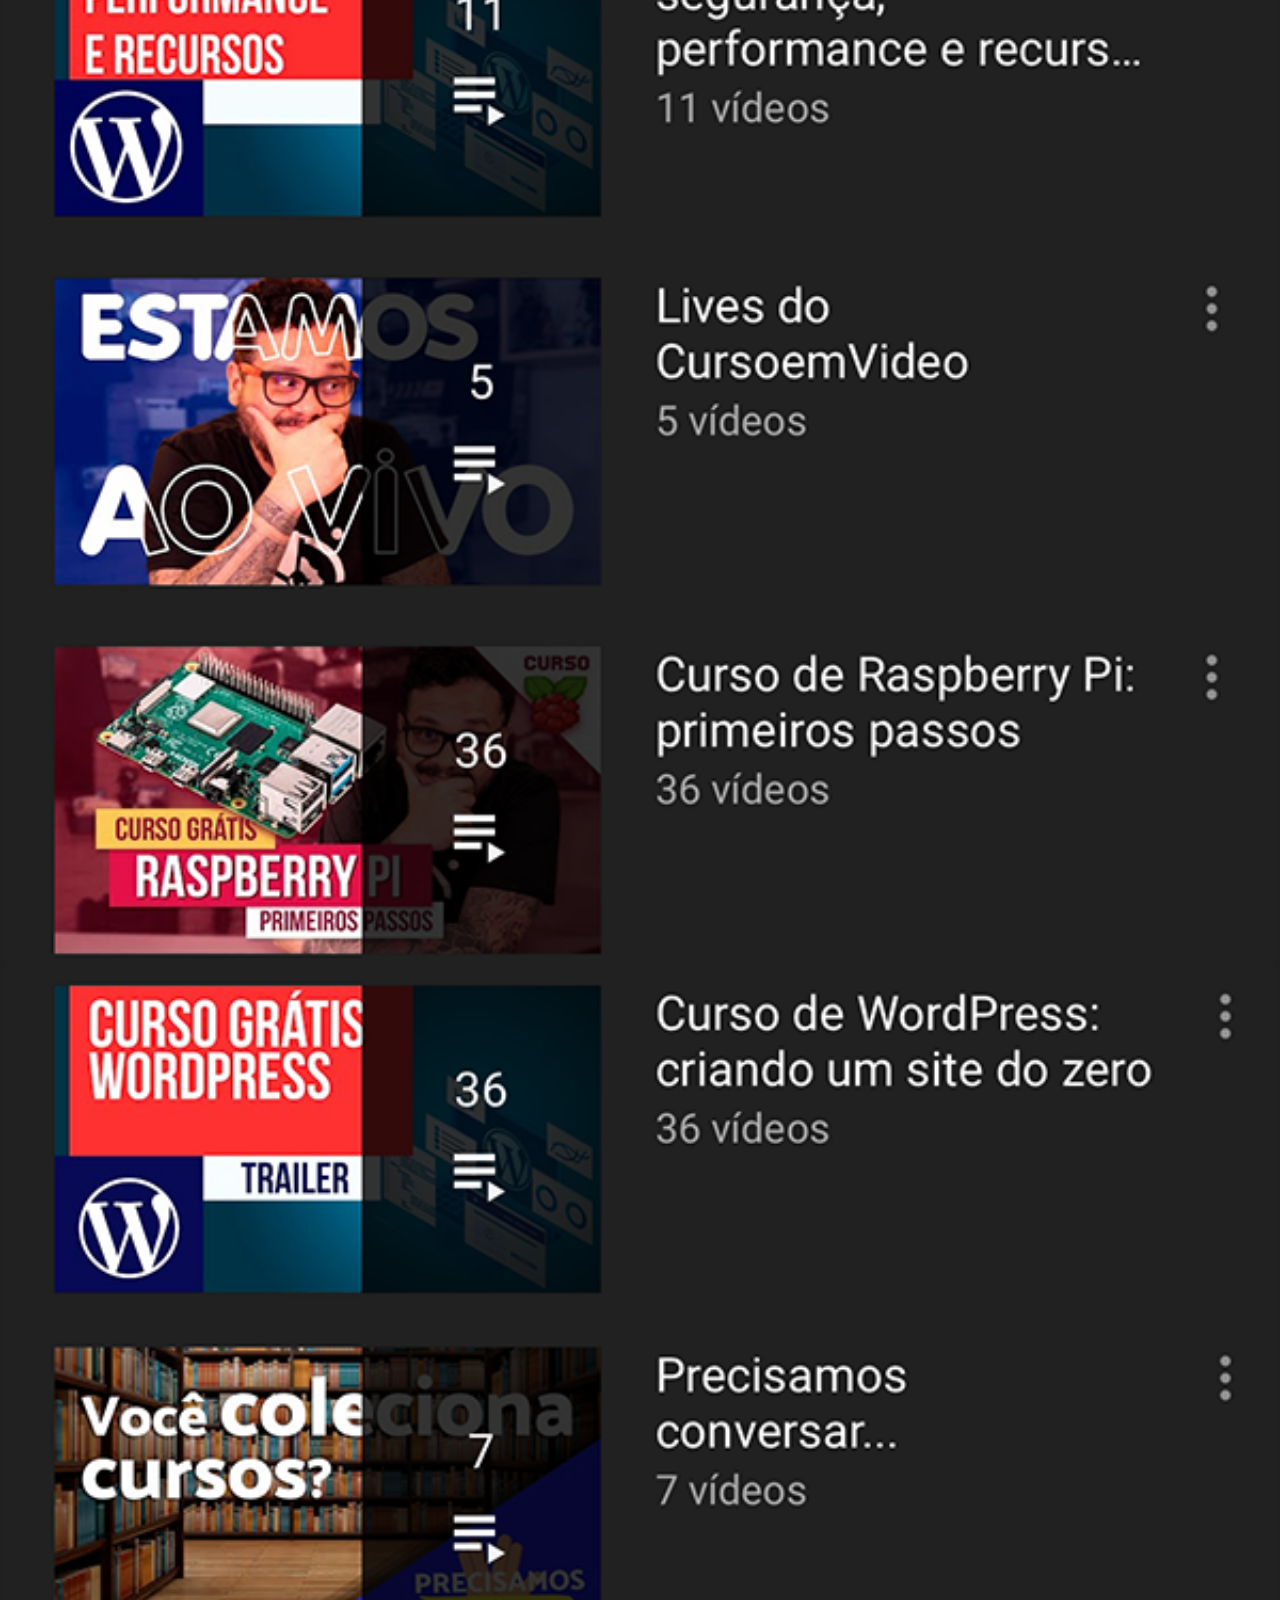
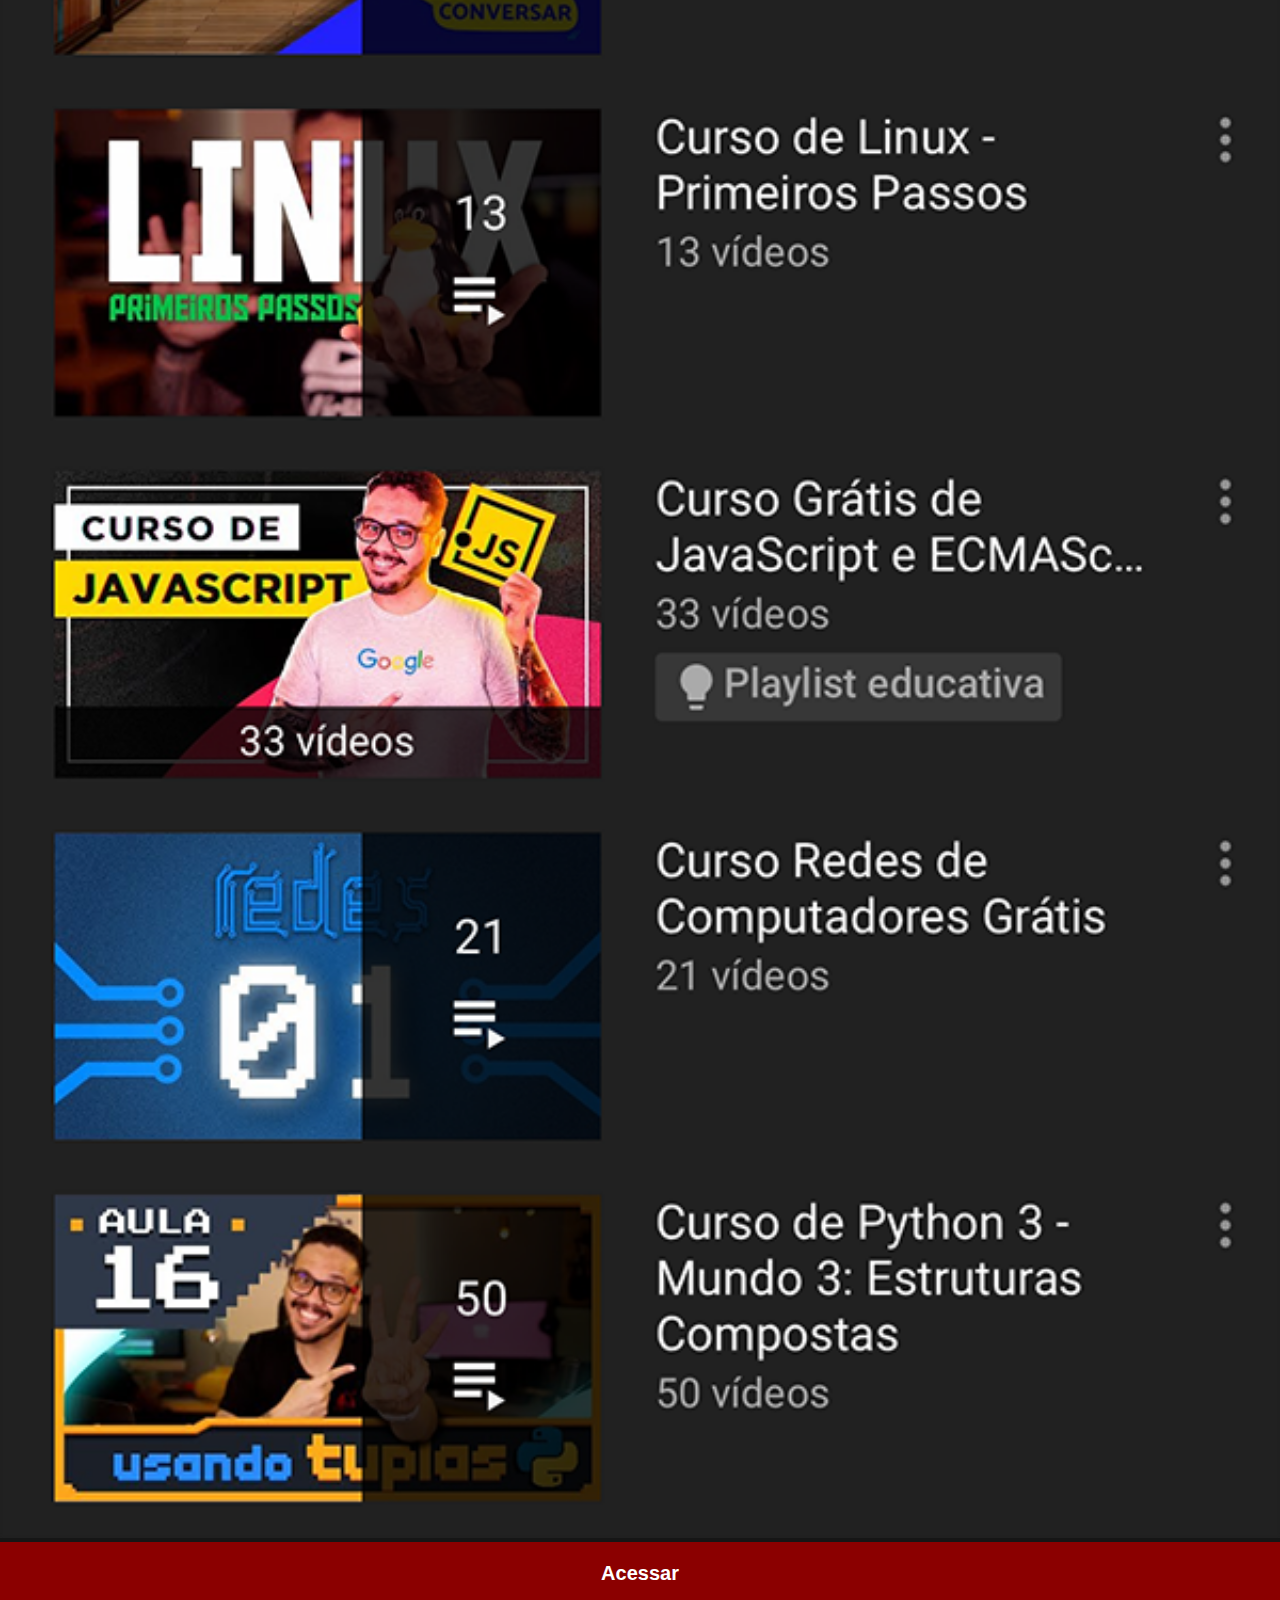
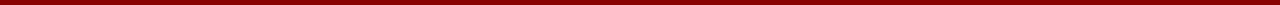
<file: pagina-extra/index (4).html>
<!DOCTYPE html>
<html lang="pt-br">
<head>
    <meta charset="UTF-8">
    <meta http-equiv="X-UA-Compatible" content="IE=edge">
    <meta name="viewport" content="width=device-width, initial-scale=1.0">
    <title>YouTube</title>
    <link rel="stylesheet" href="../estilo/social.css">
    <style>
        body {
            background-color: rgb(22, 22, 22);
        }
    </style>
</head>
<body>
    <img src="../imagens/tela-youtube.png" alt="YouTube">
    <a href="#">Acessar</a>
</body>
</html>
</file>
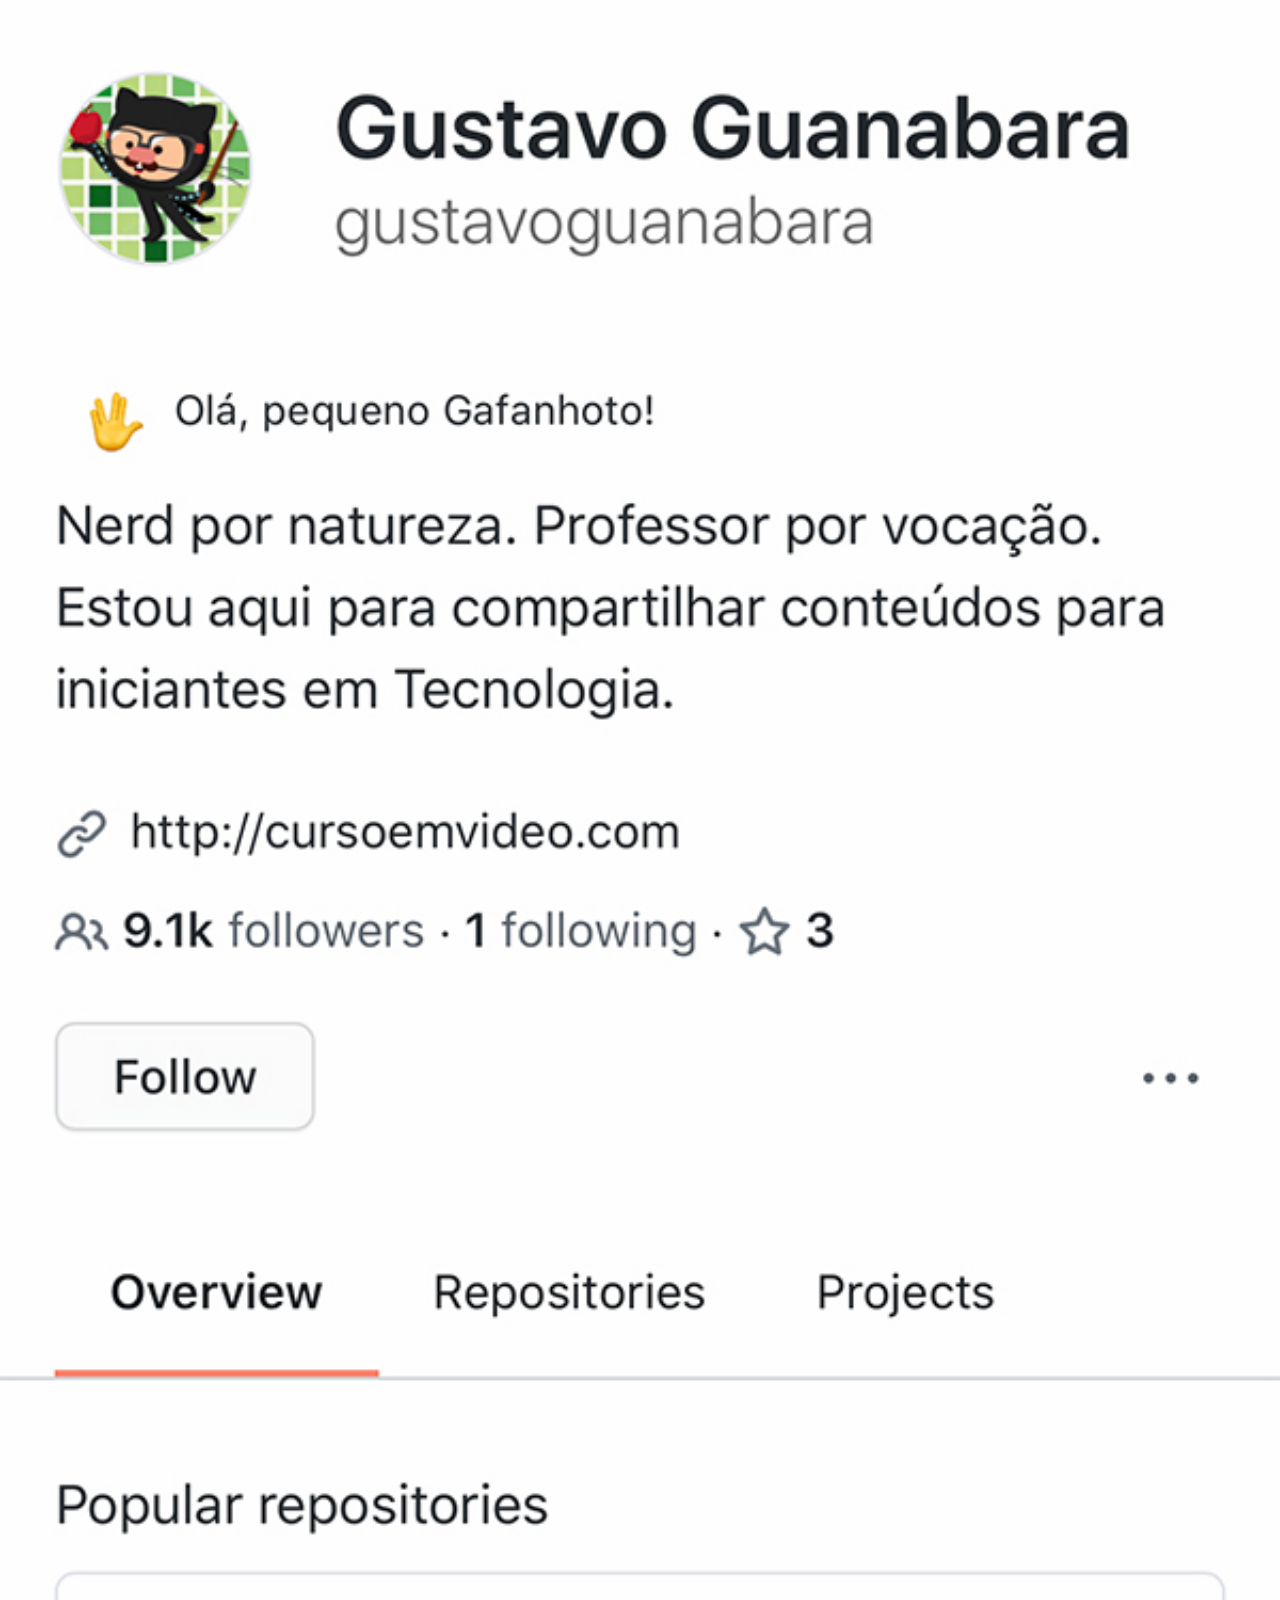
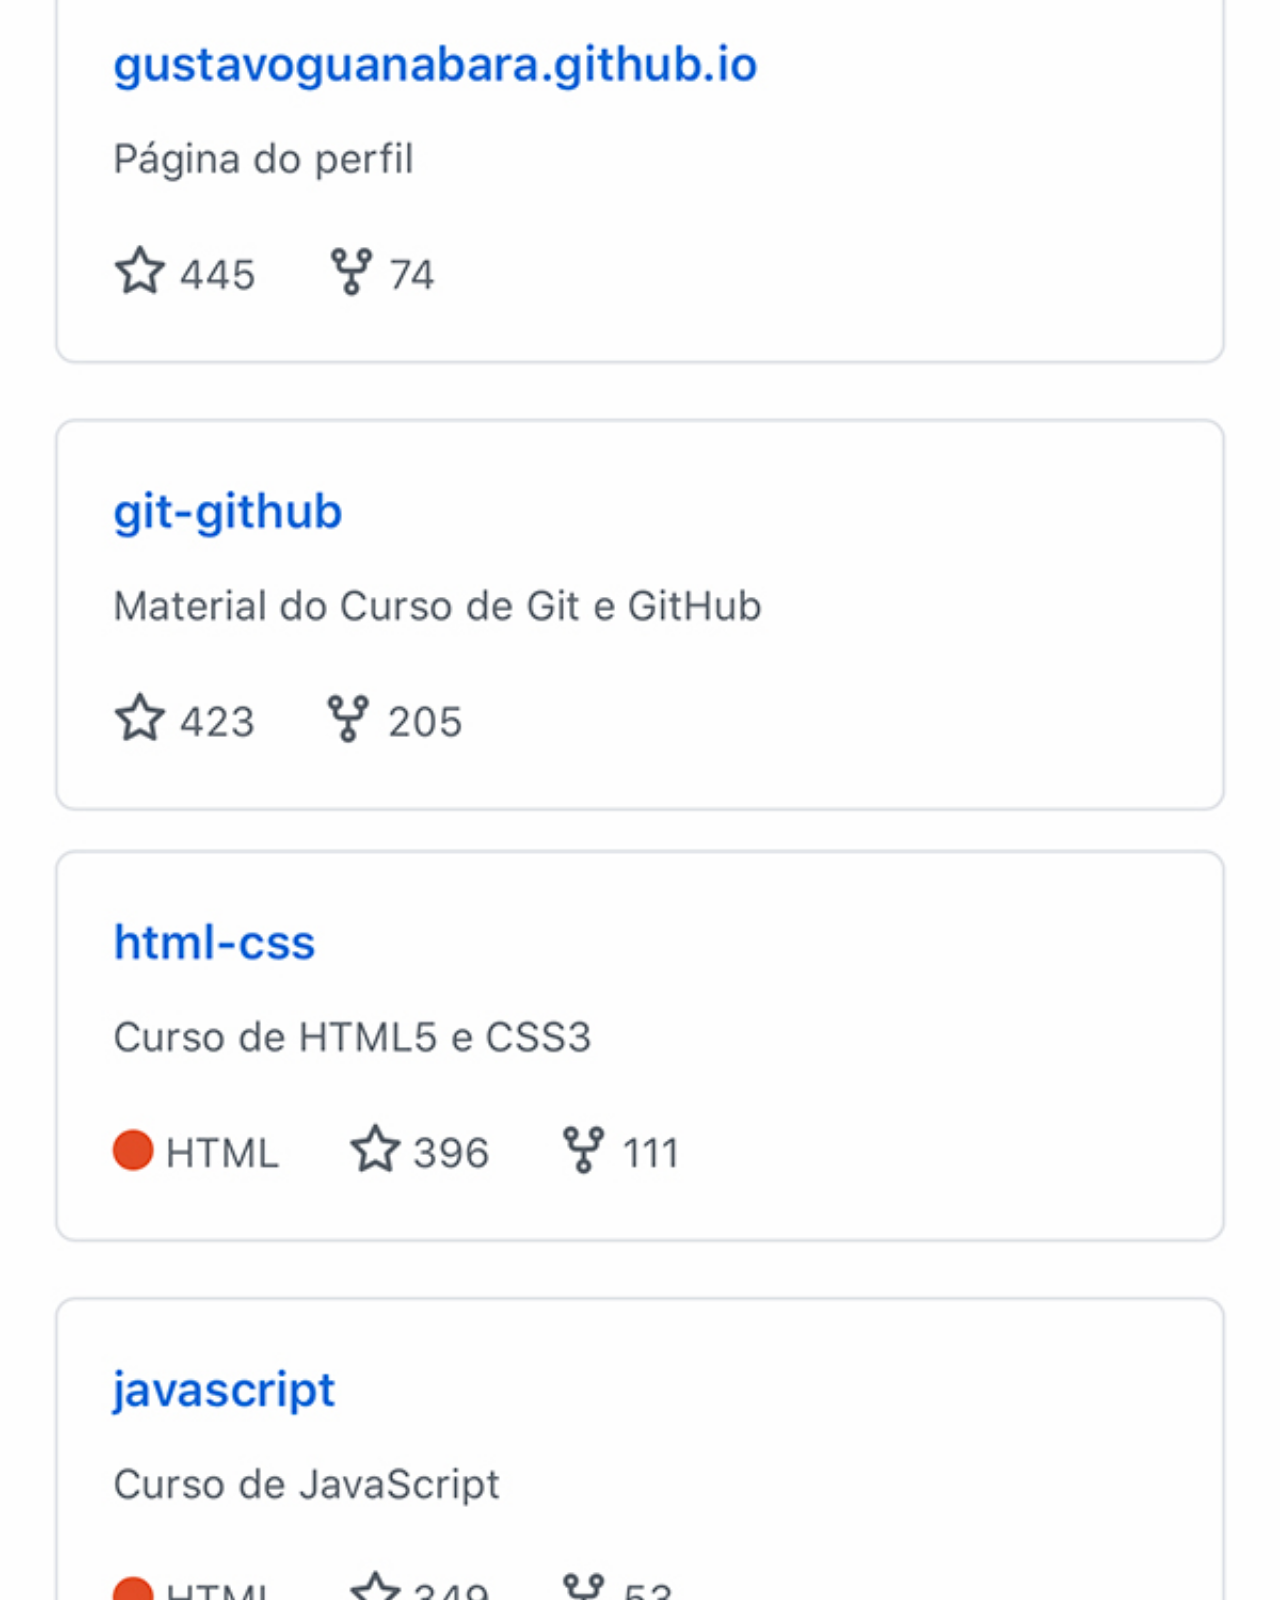
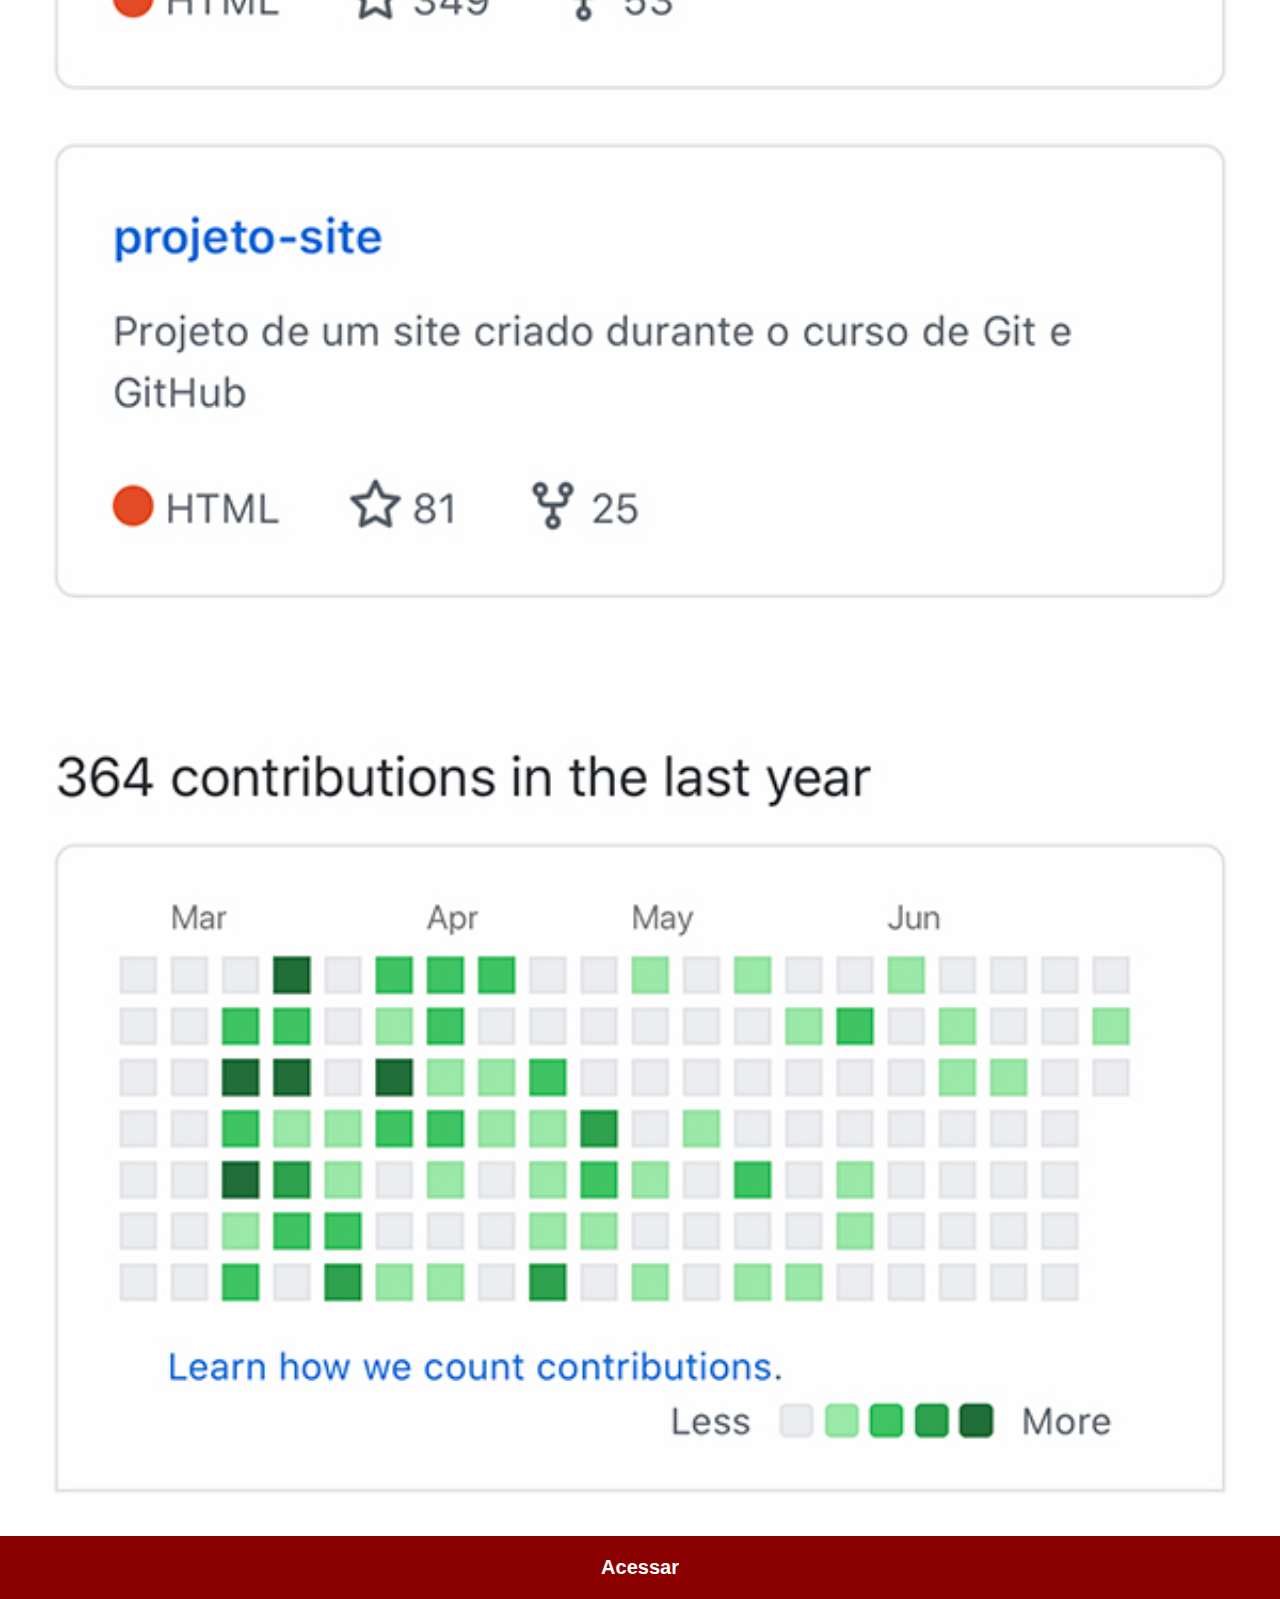
<file: pagina-extra/index(1).html>
<!DOCTYPE html>
<html lang="pt-br">
<head>
    <meta charset="UTF-8">
    <meta http-equiv="X-UA-Compatible" content="IE=edge">
    <meta name="viewport" content="width=device-width, initial-scale=1.0">
    <title>Document</title>
    <link rel="stylesheet" href="../../estilo/social.css">
</head>
<body>
    <img src="../../imagens/tela-github.jpg" alt="">
    <a href="https://gustavoguanabara.github.io" target="tela">Acessar</a>
</body>
</html>
</file>
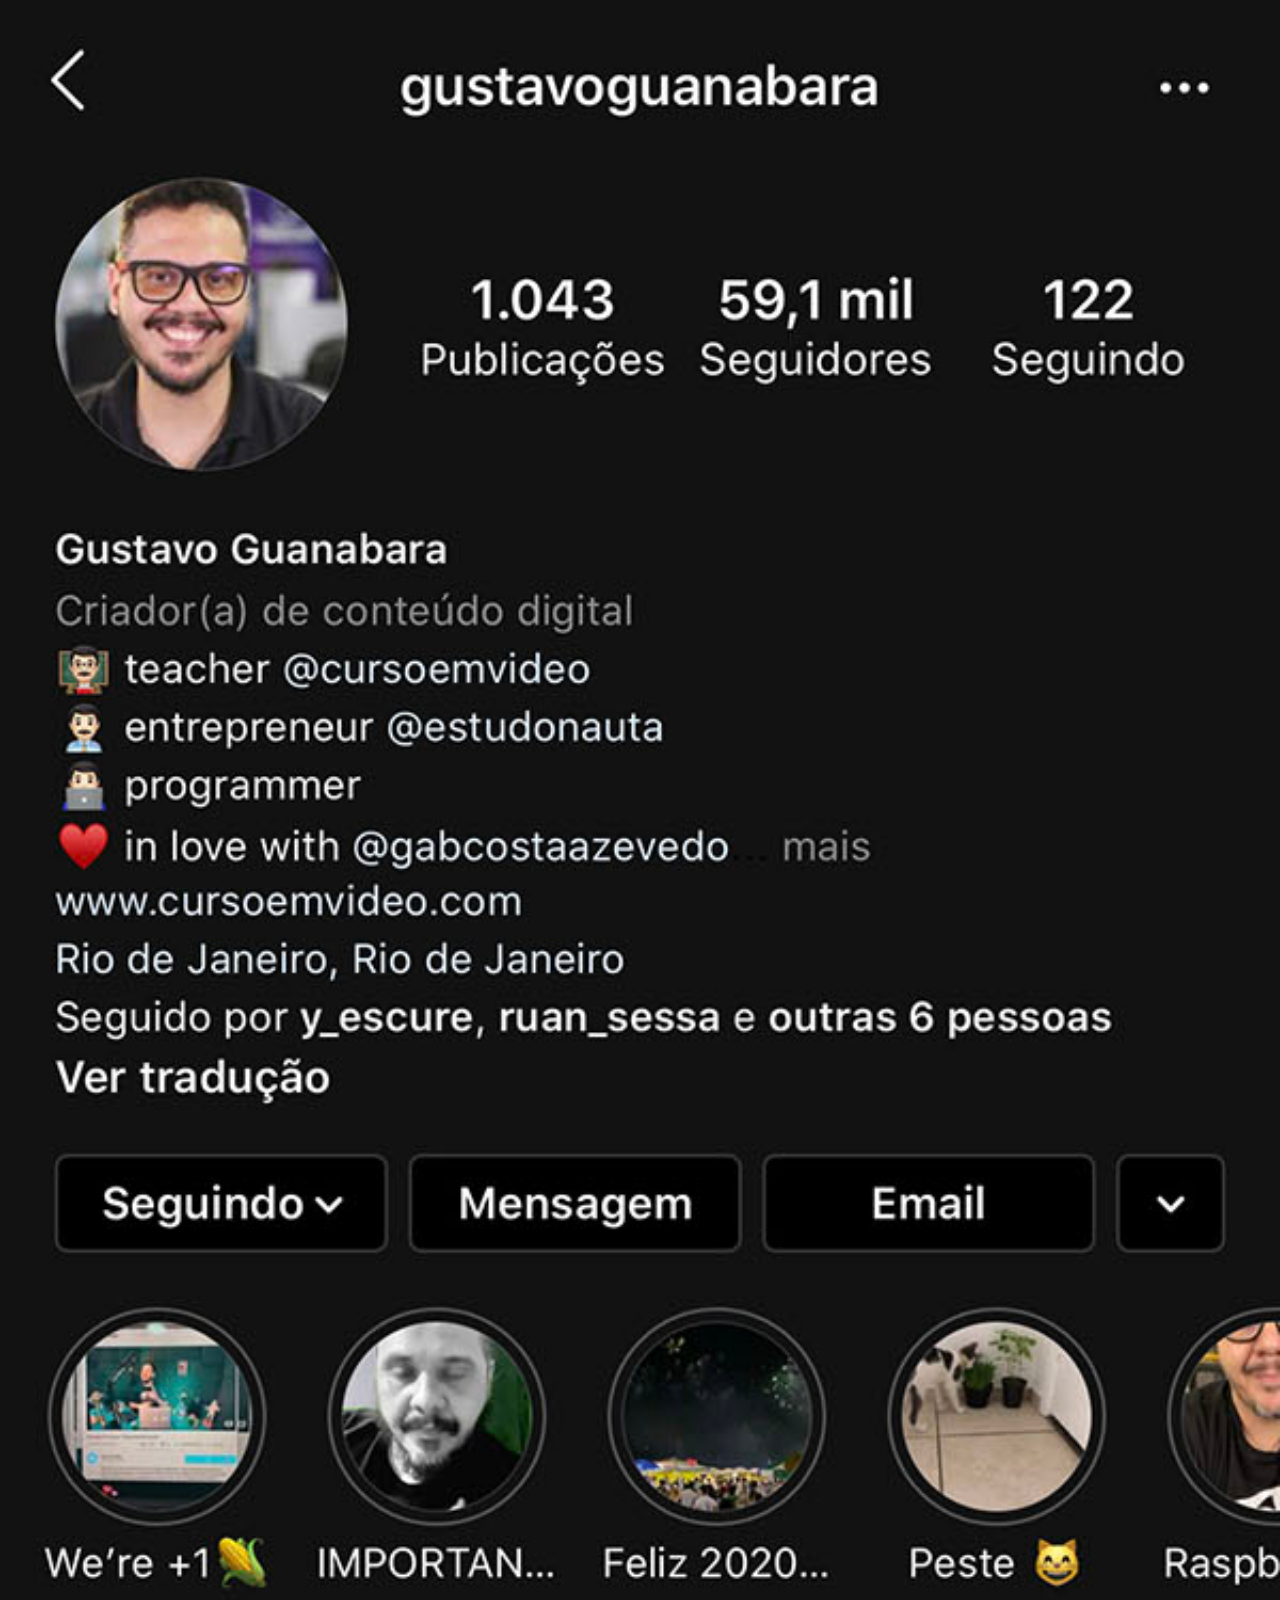
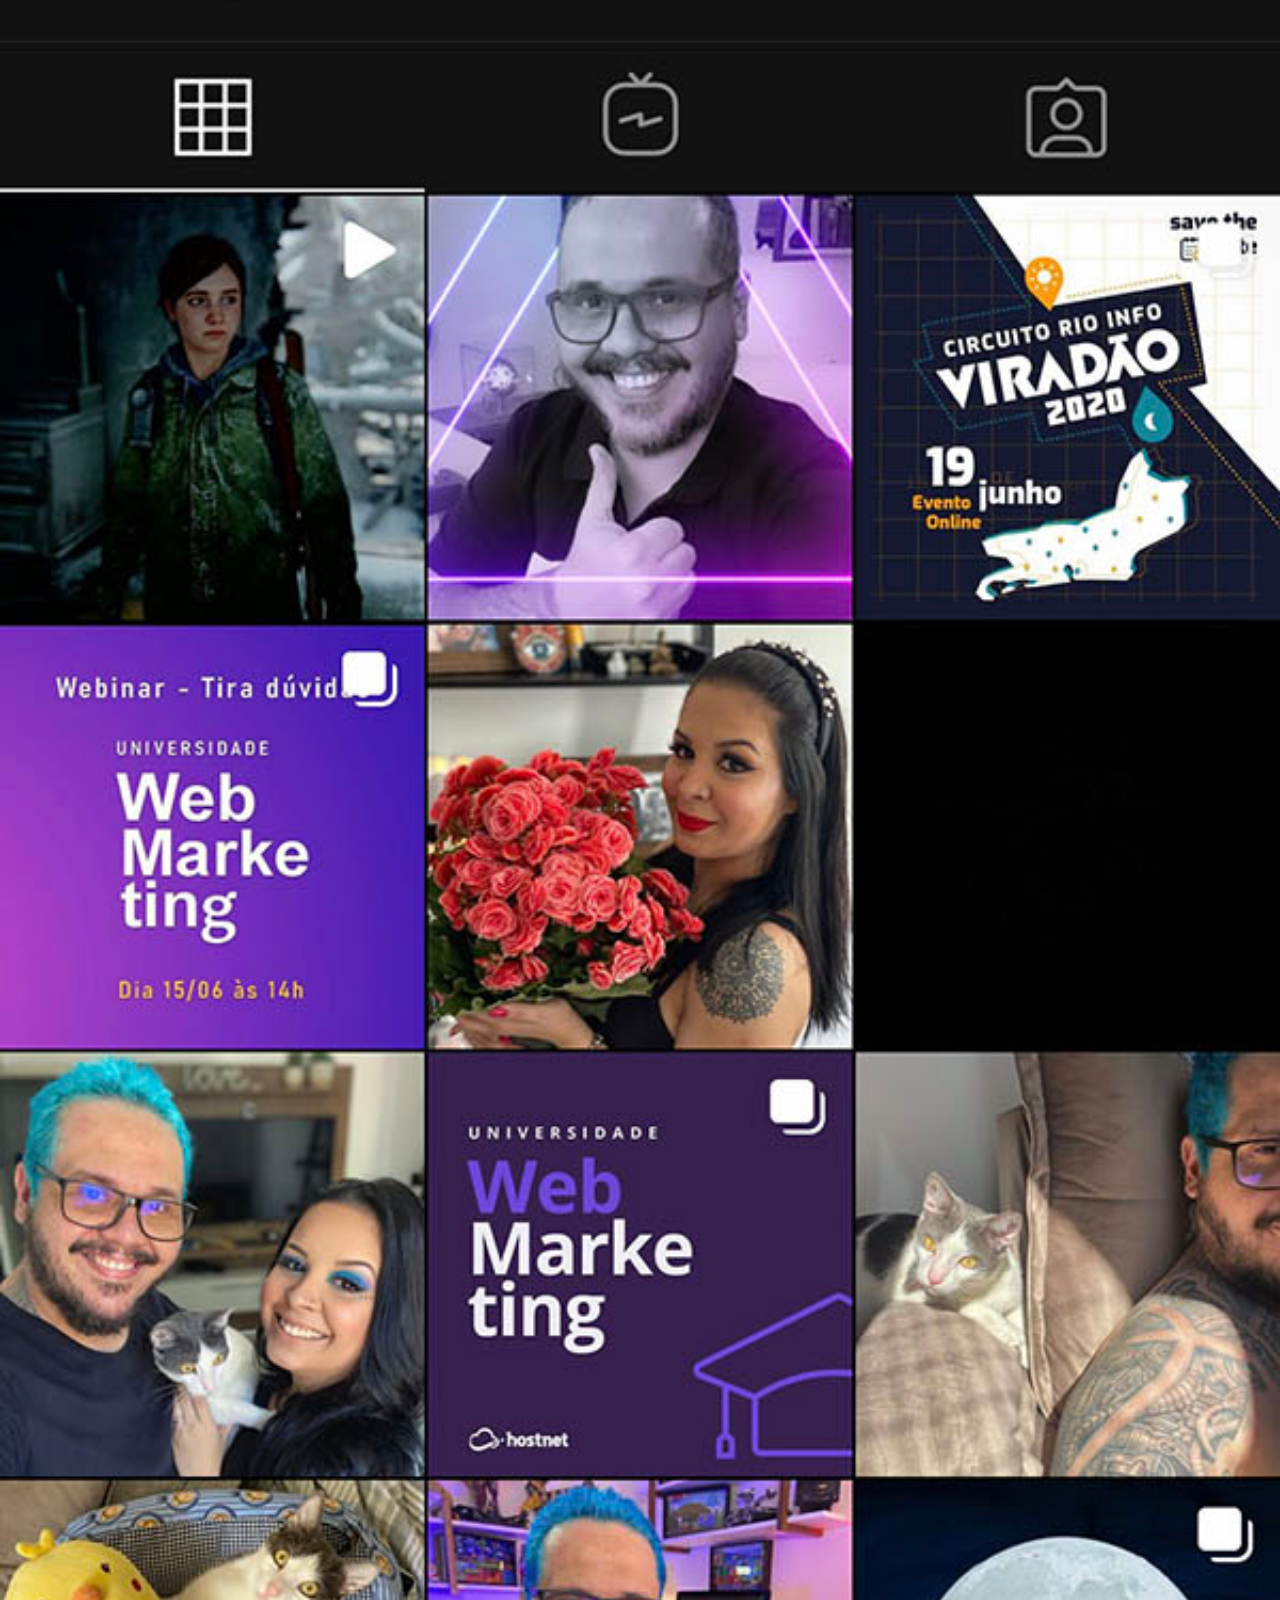
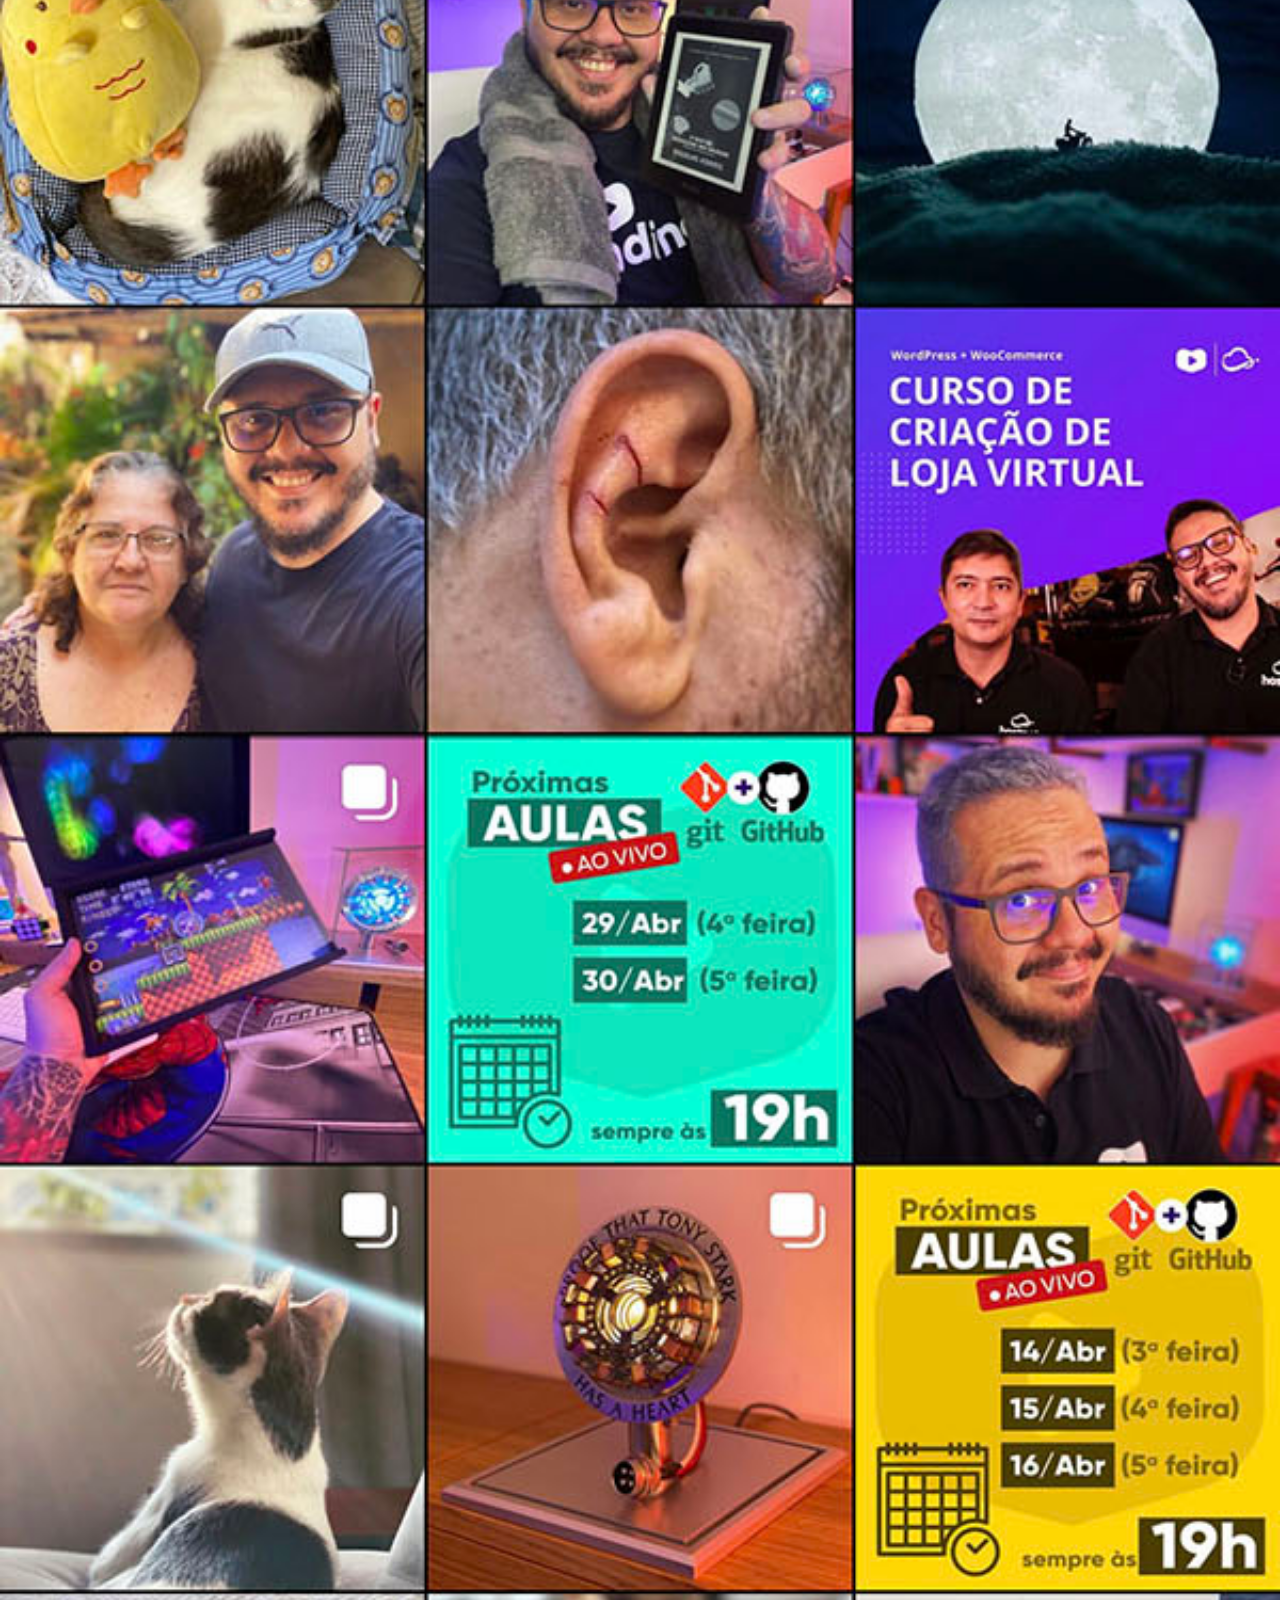
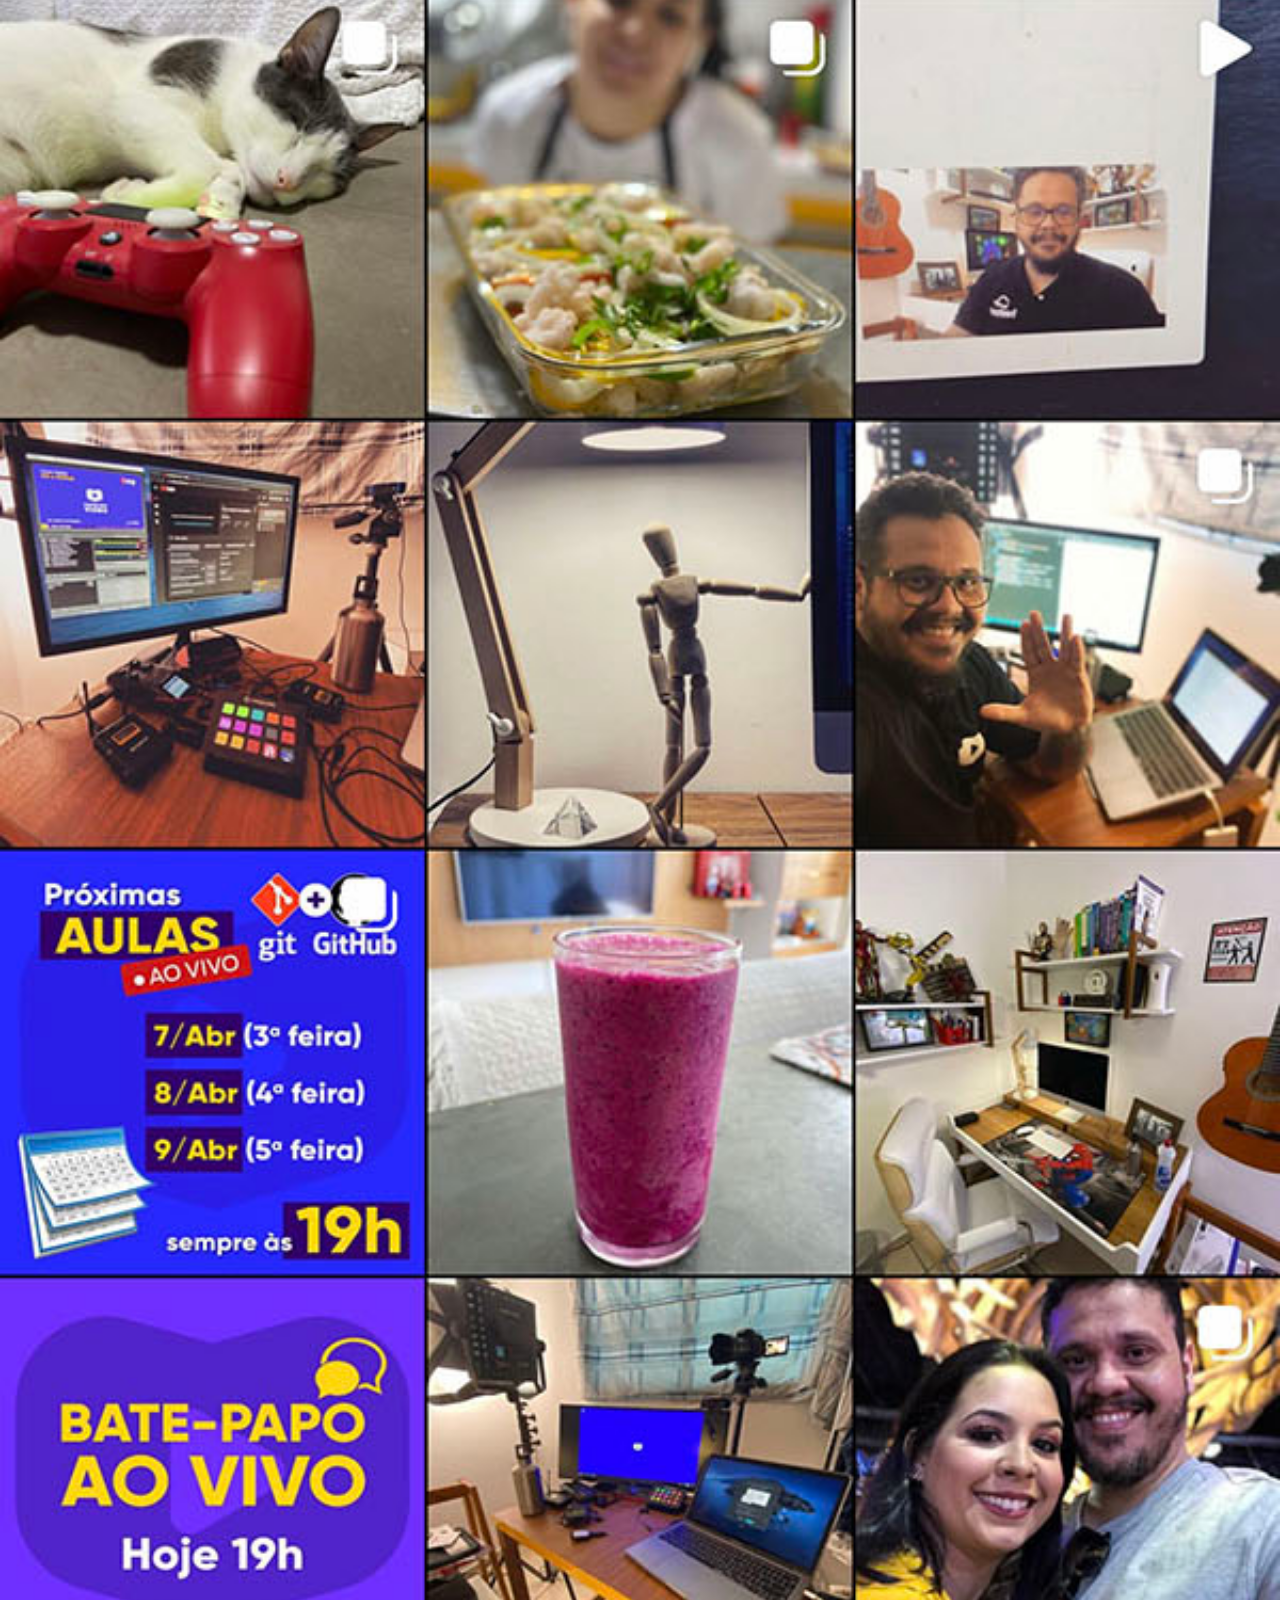
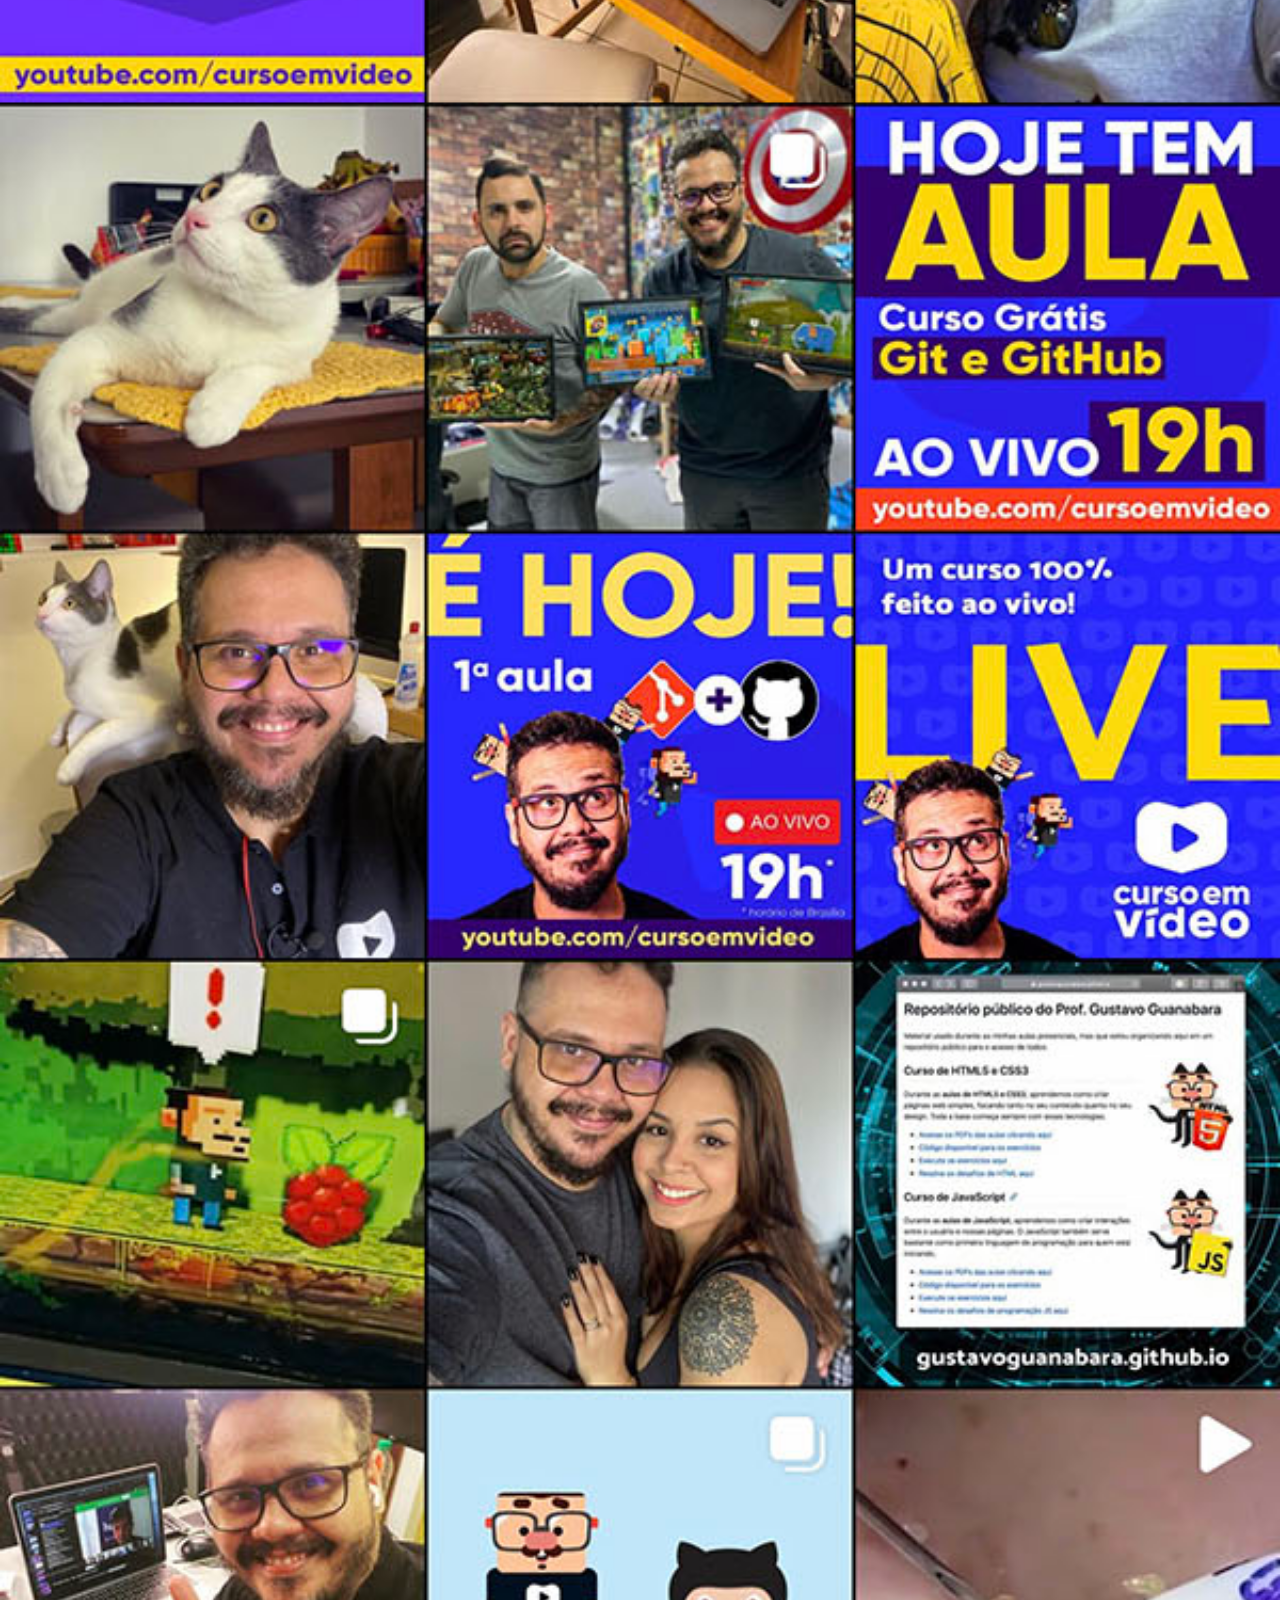
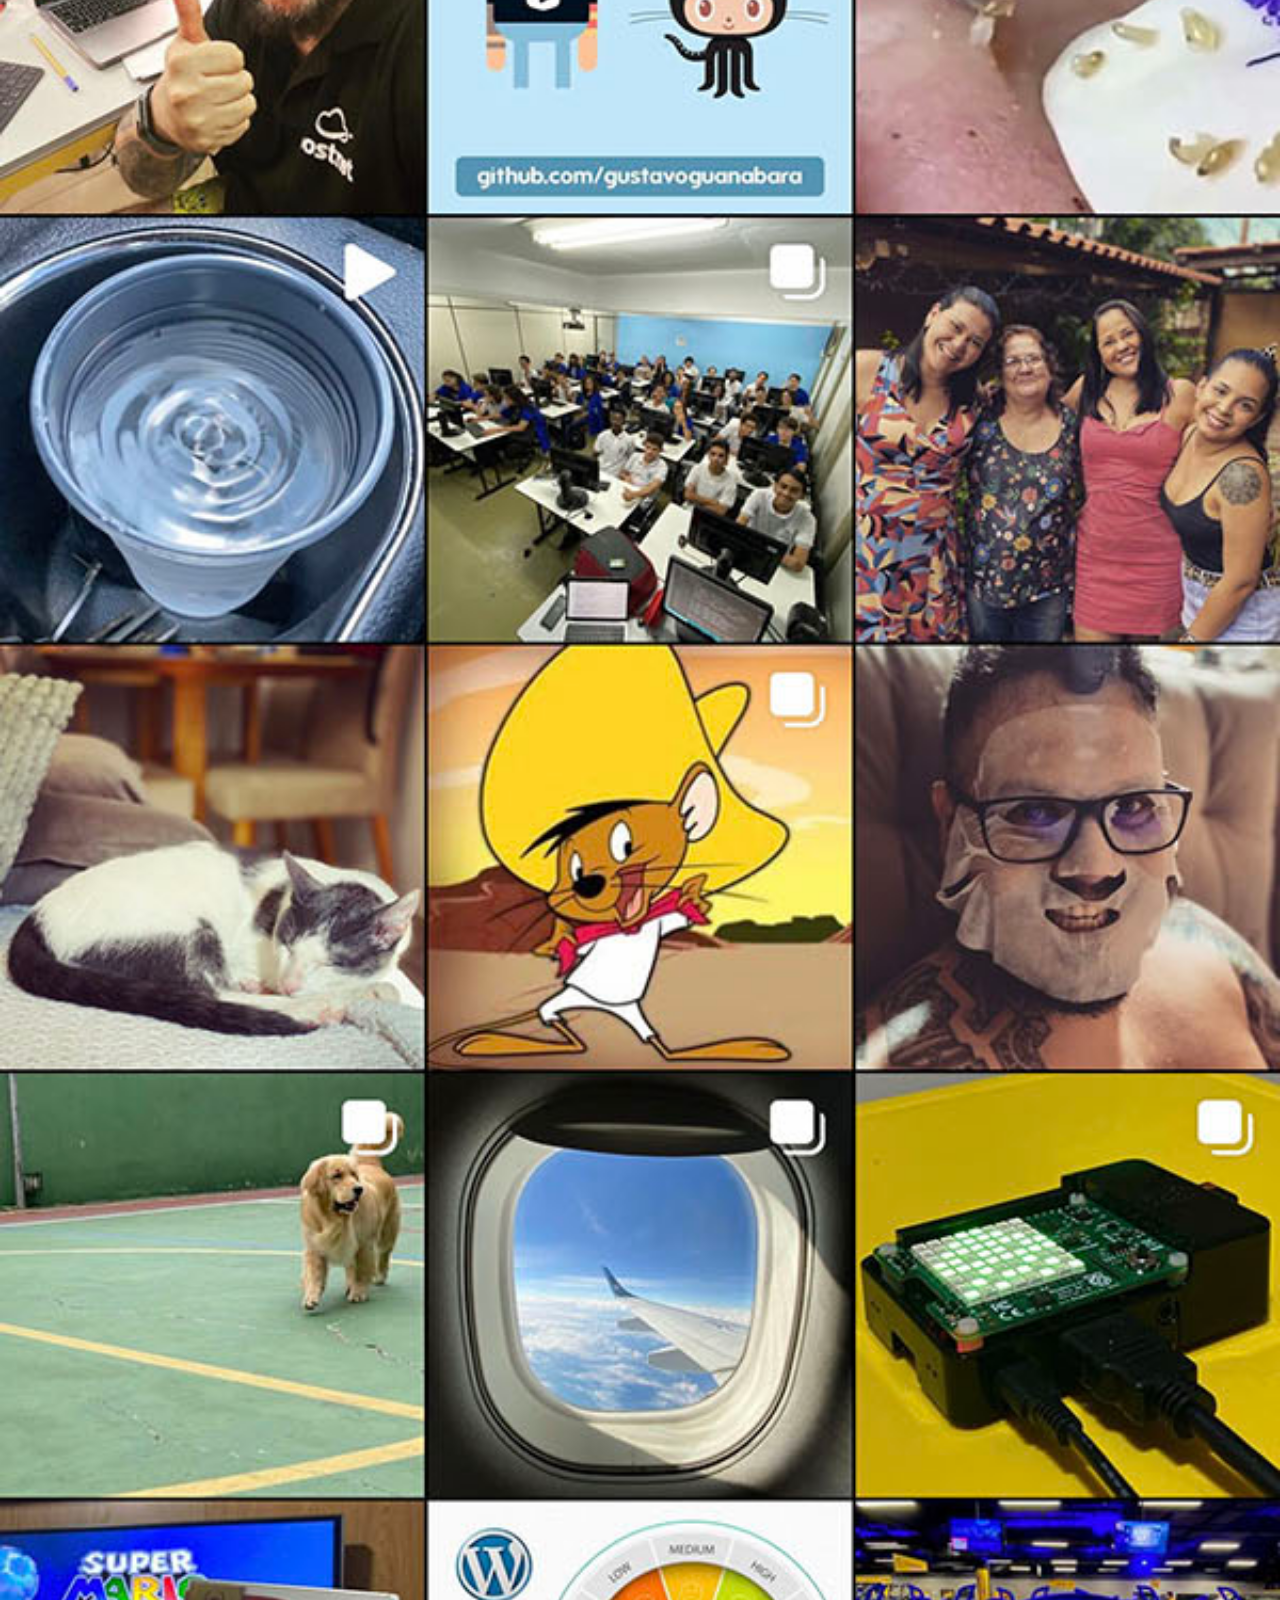
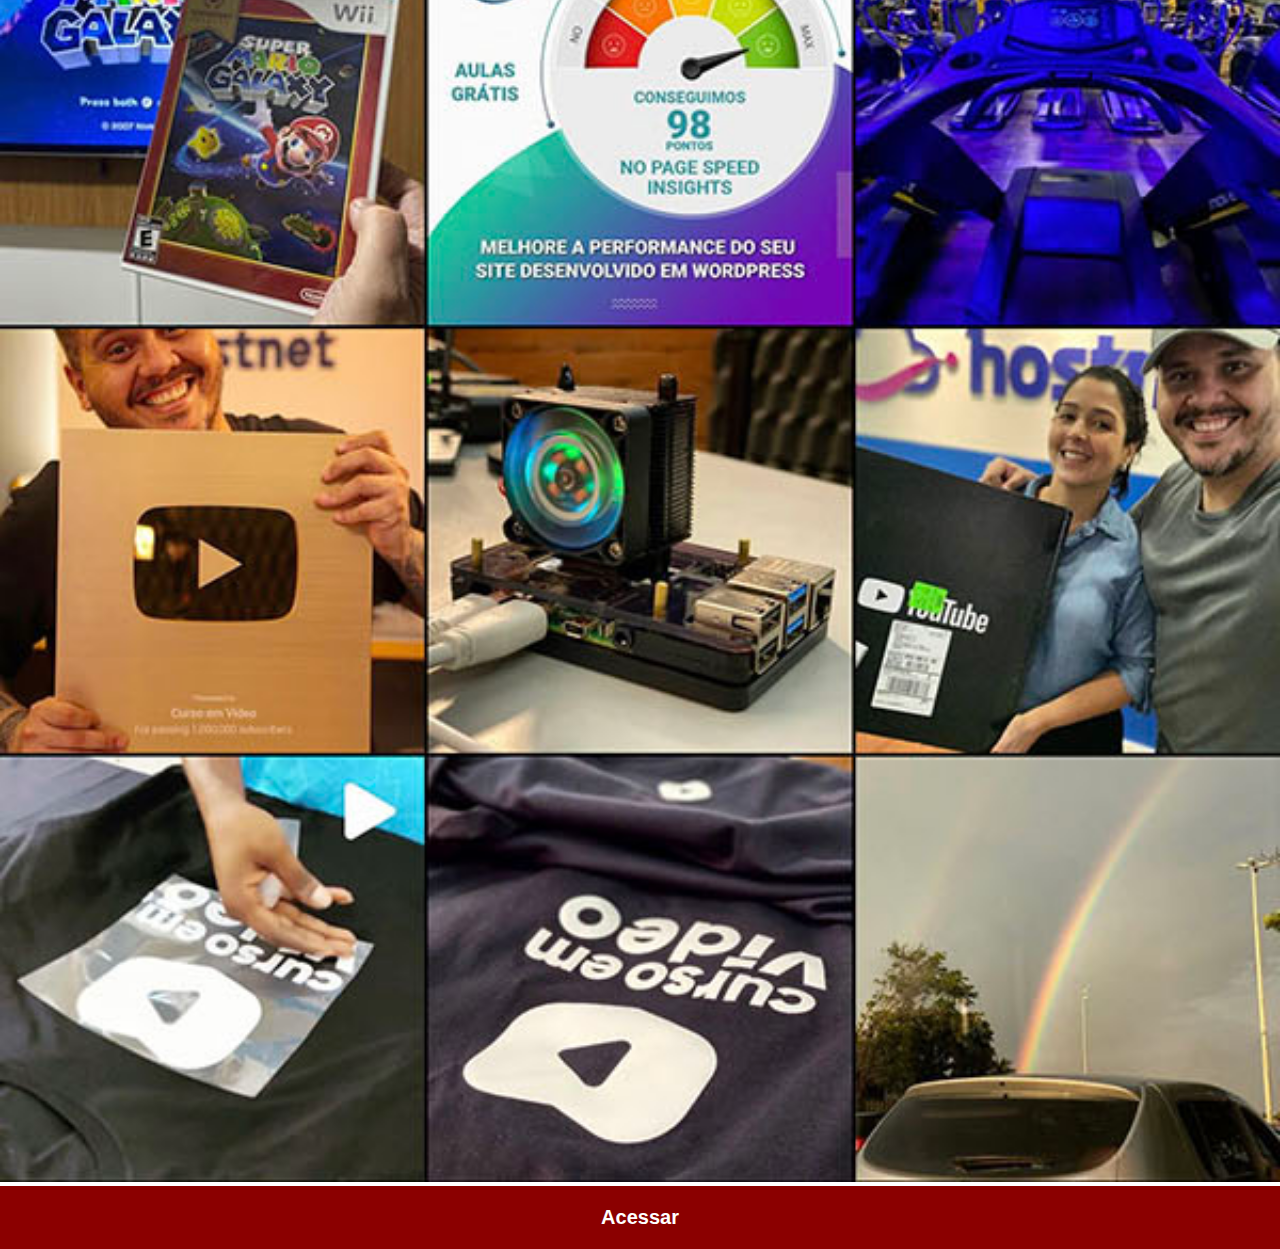
<file: pagina-extra/index(2).html>
<!DOCTYPE html>
<html lang="pt-br">
<head>
    <meta charset="UTF-8">
    <meta http-equiv="X-UA-Compatible" content="IE=edge">
    <meta name="viewport" content="width=device-width, initial-scale=1.0">
    <title>Instagram</title>
    <link rel="stylesheet" href="../../estilo/social.css">
</head>
<body>
    <img src="../../imagens/tela-instagram.jpg" alt="Instagram">
    <a href="https://instagram.com/gustavoguanabra/">Acessar</a>
</body>
</html>
</file>
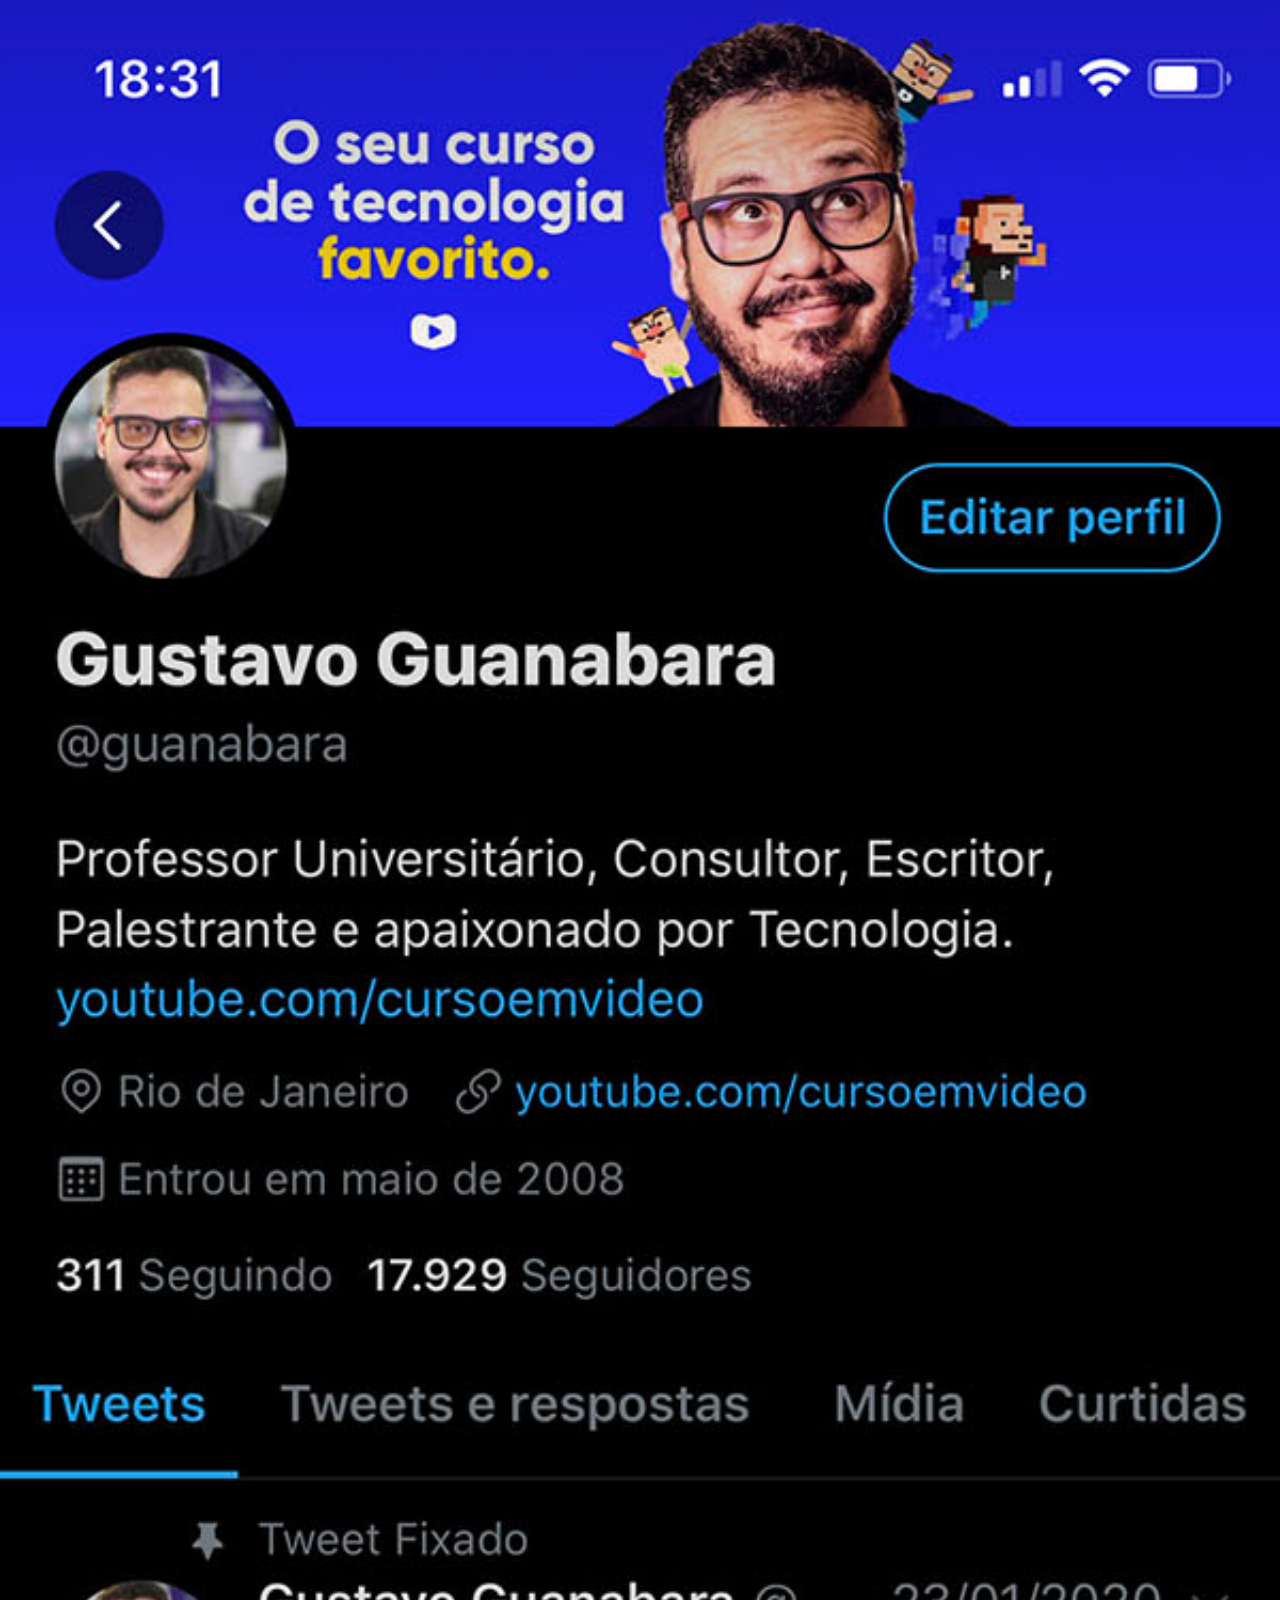
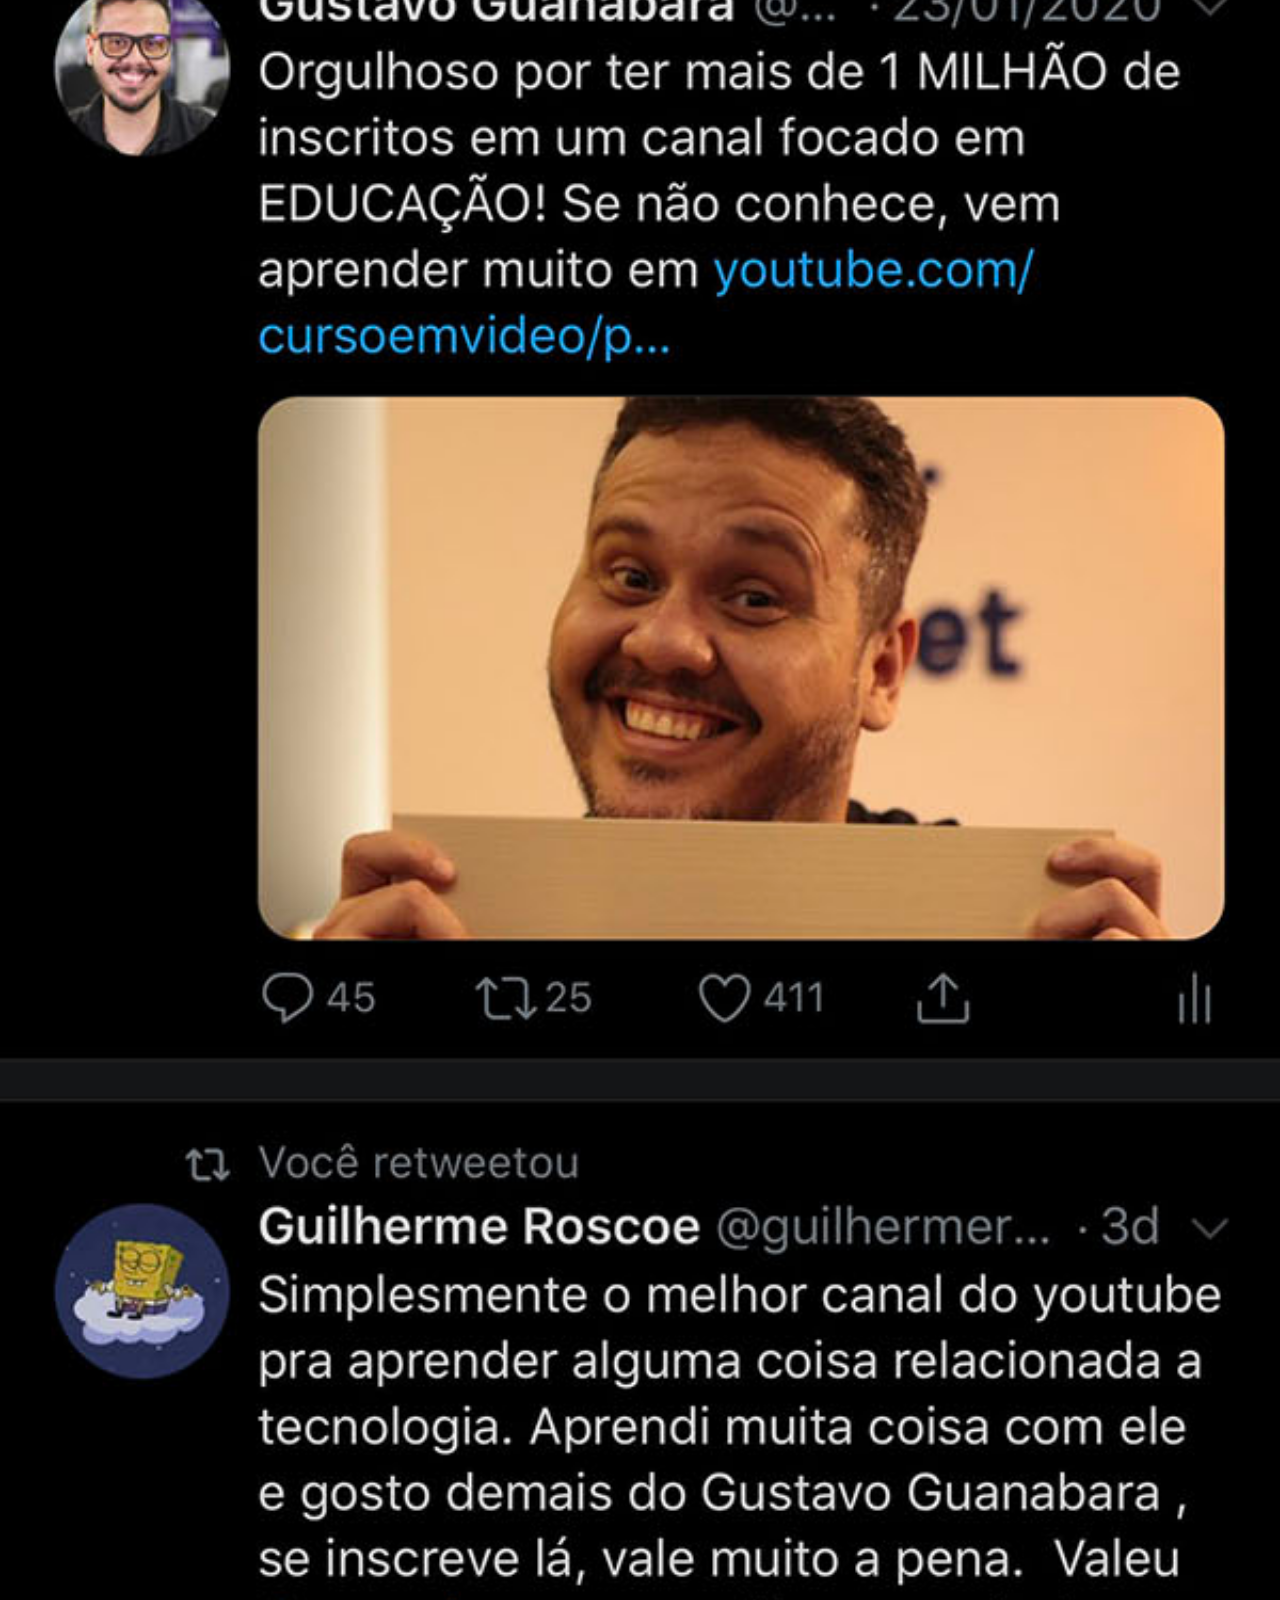
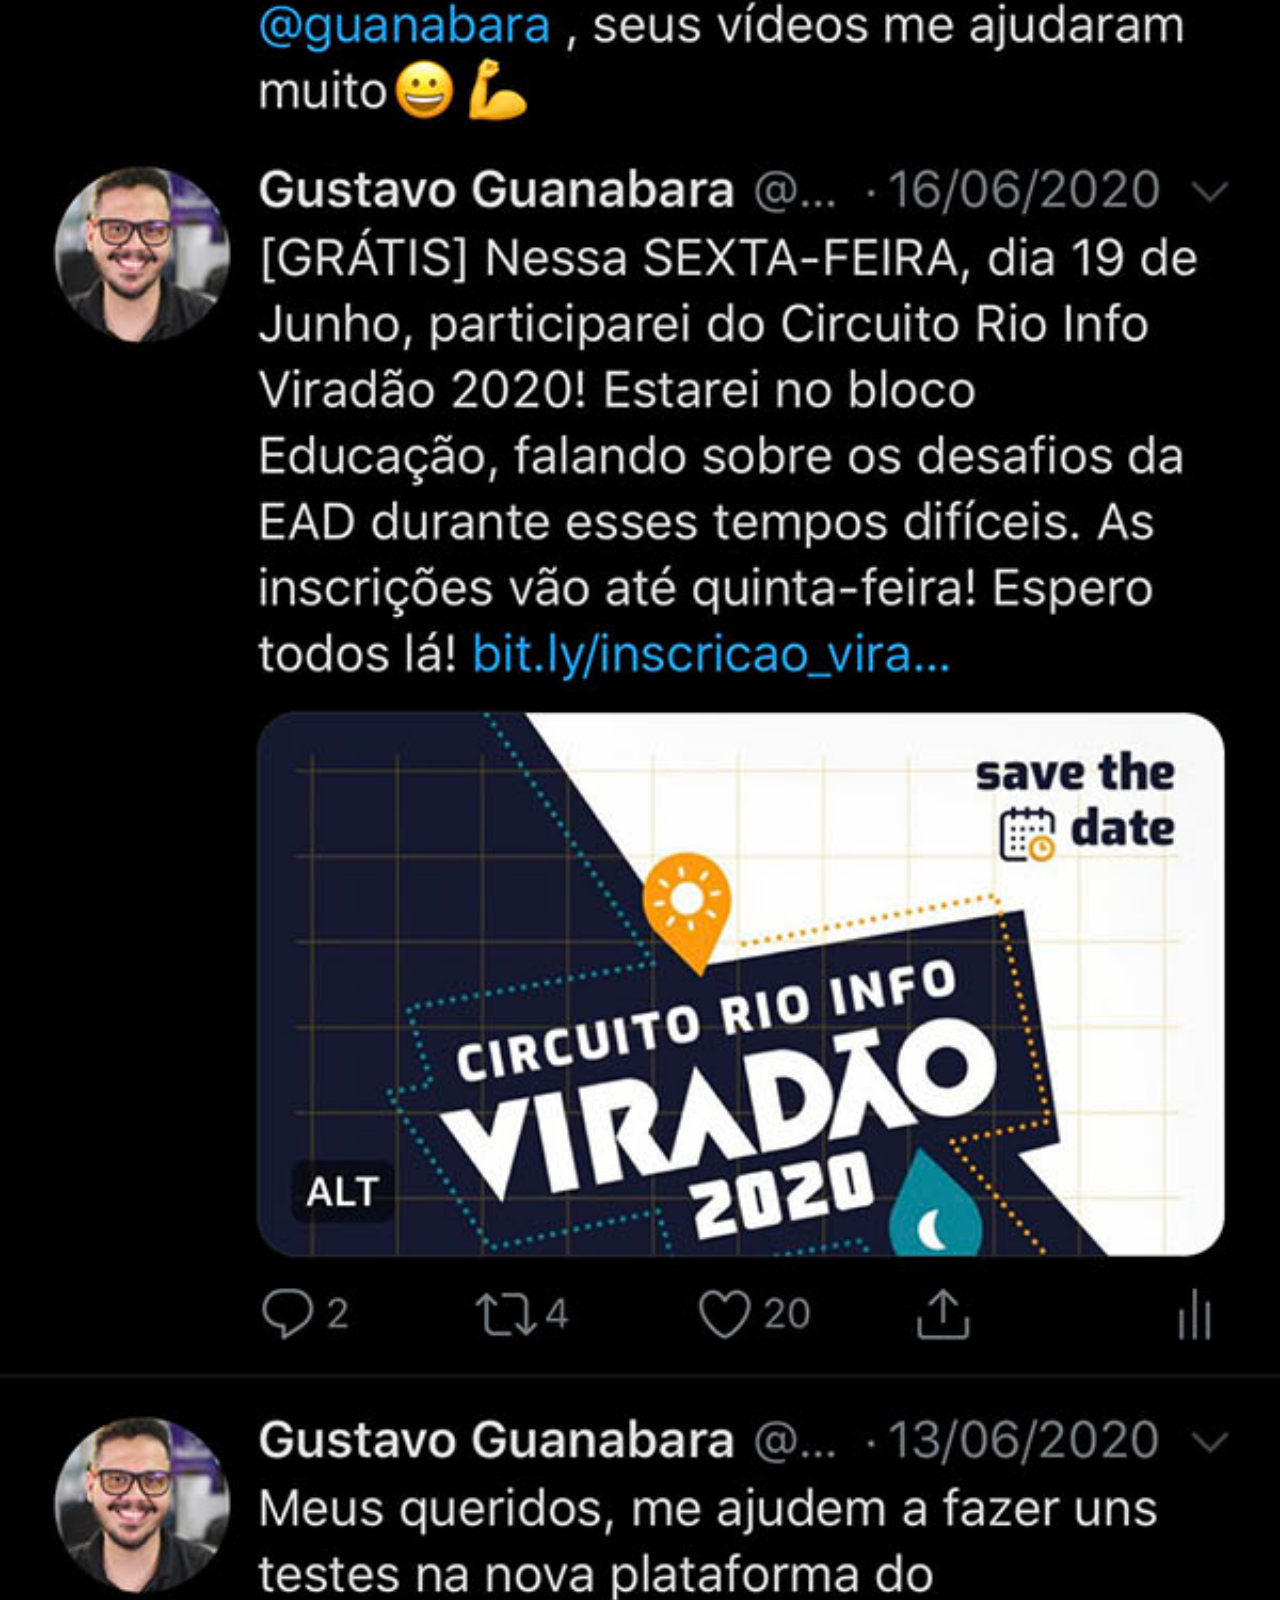
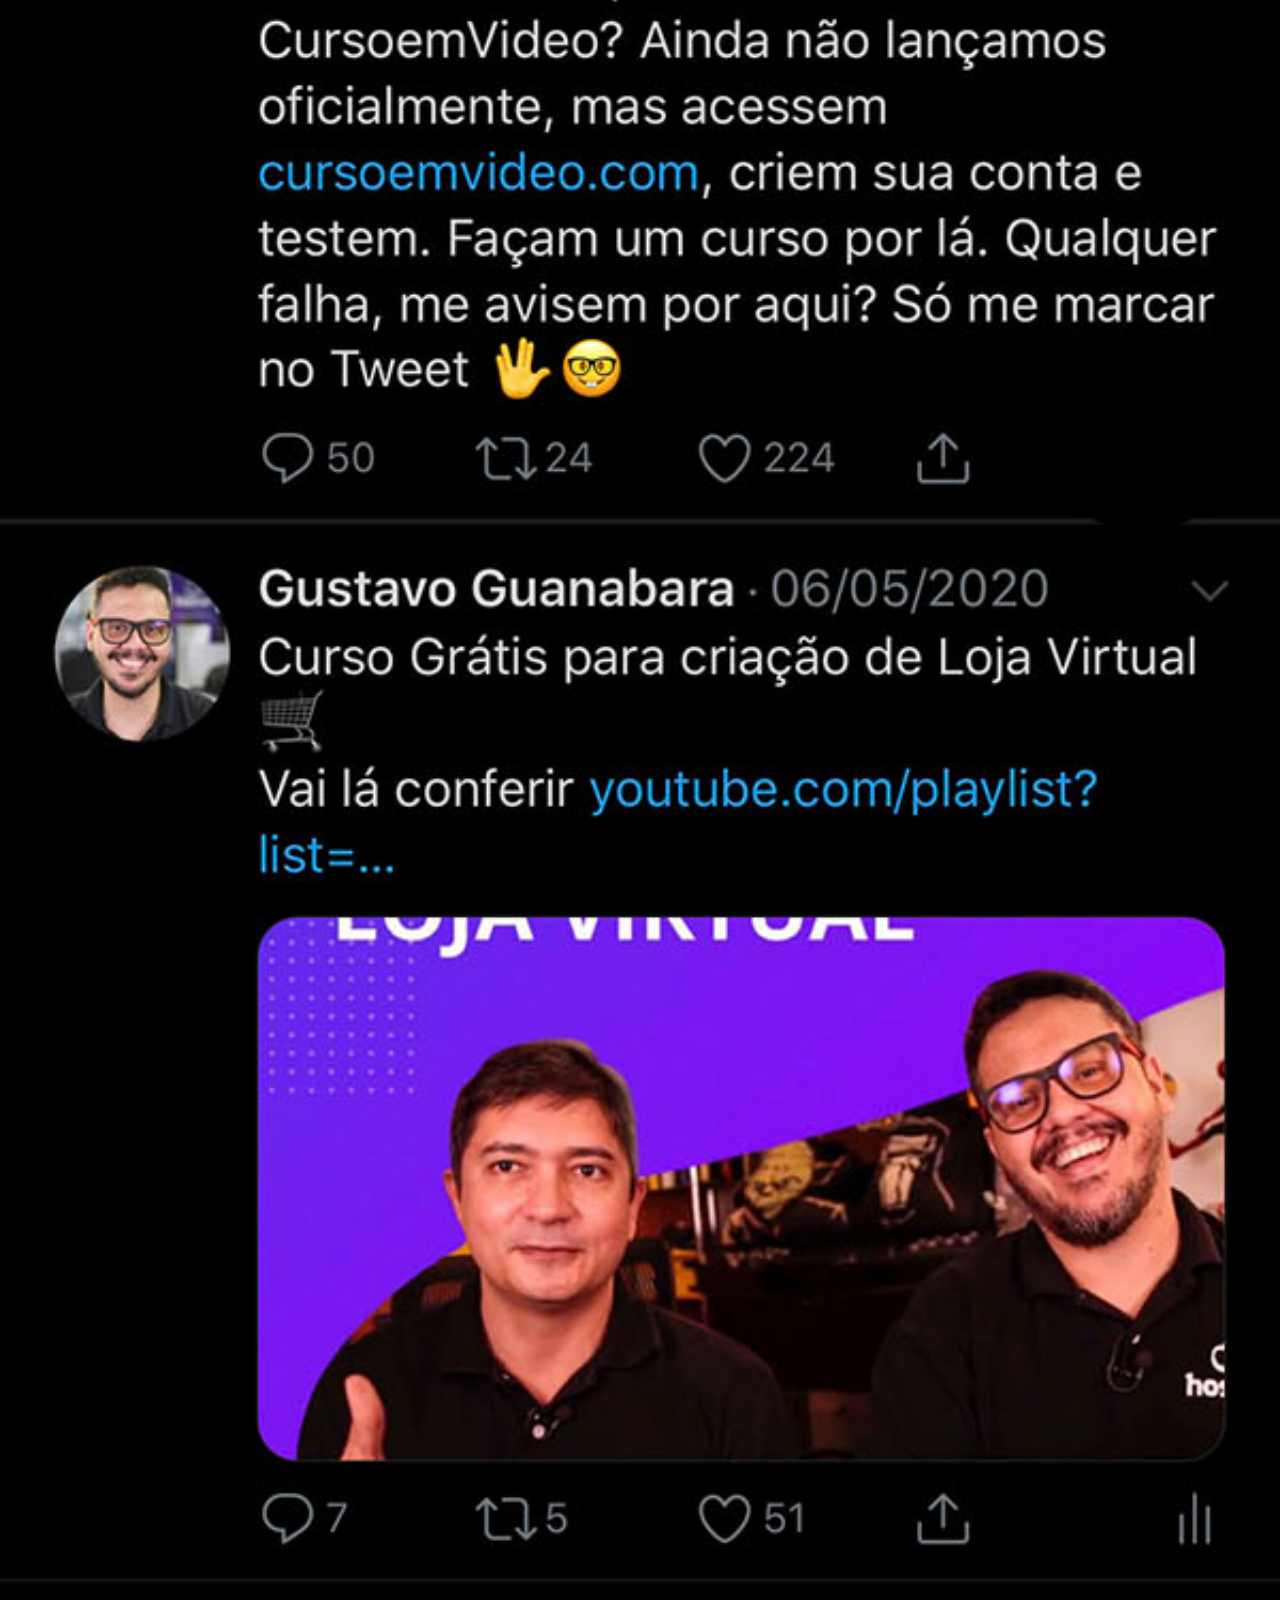
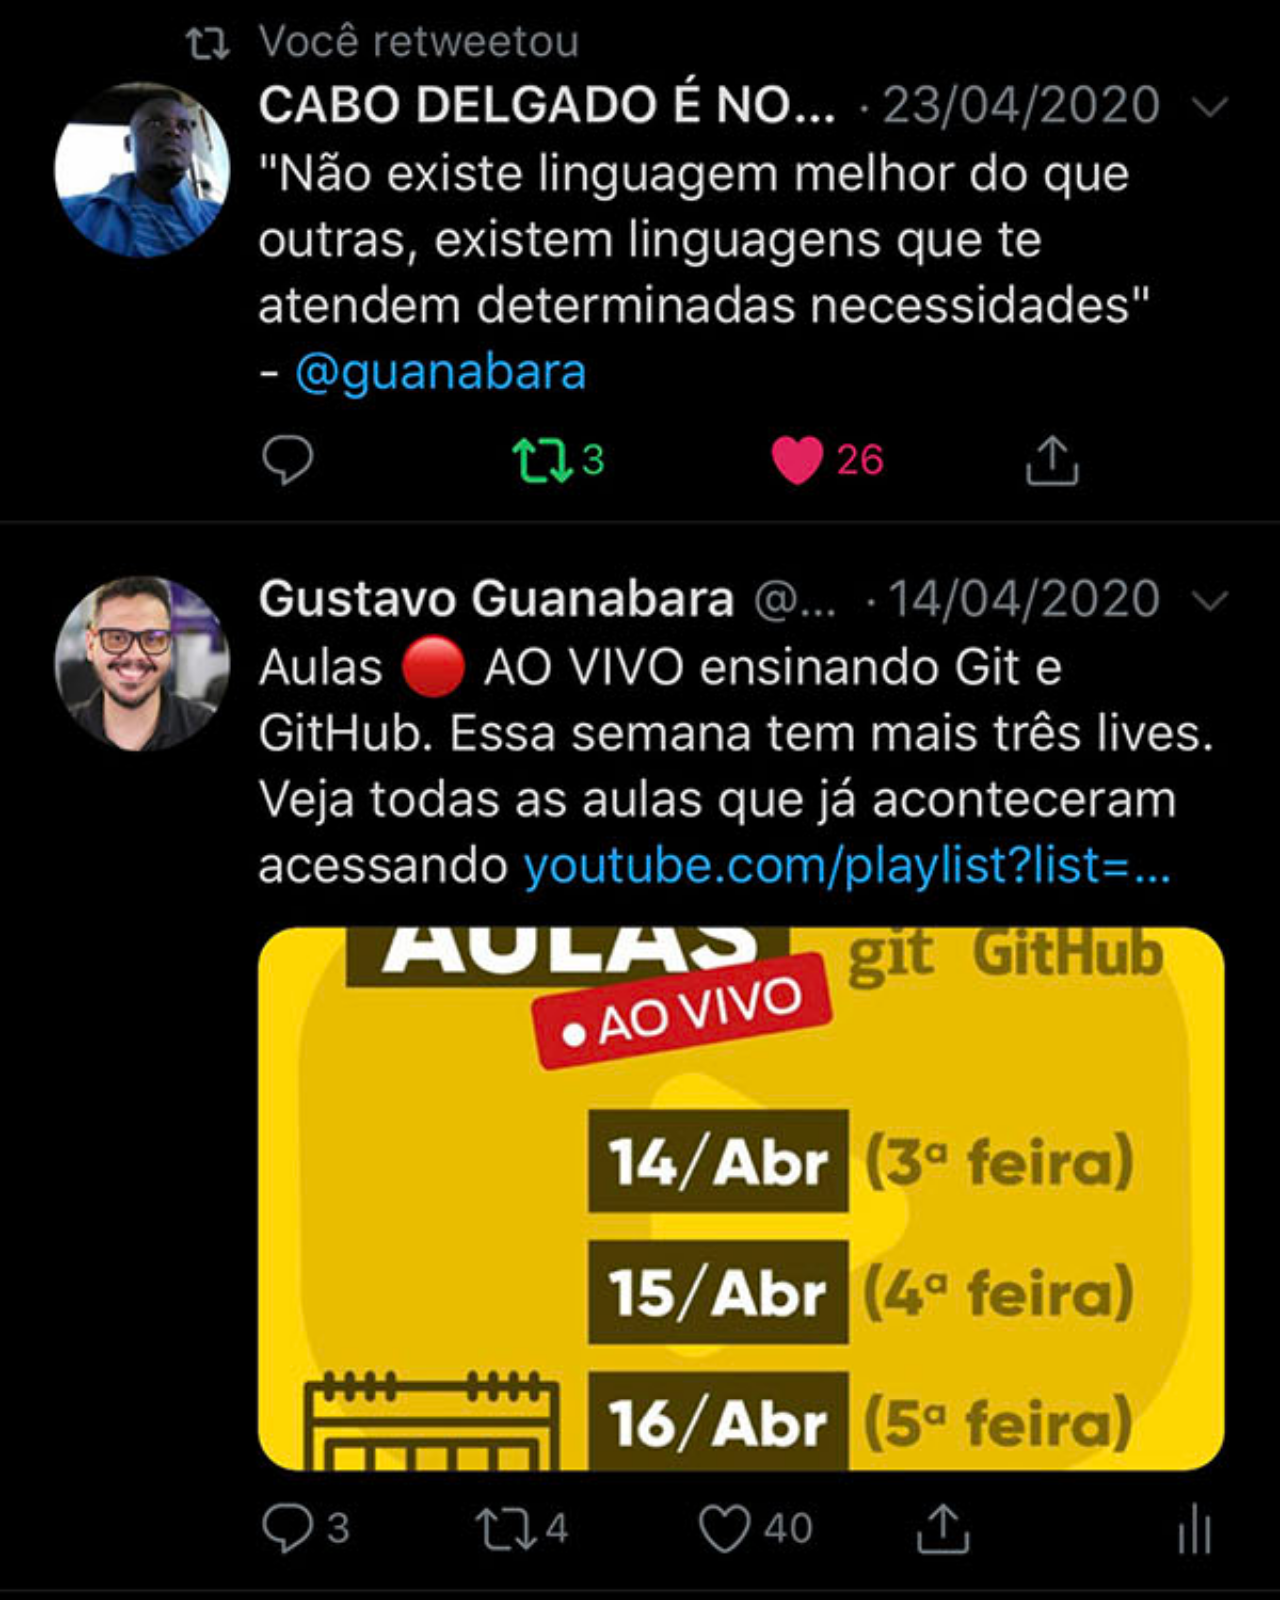
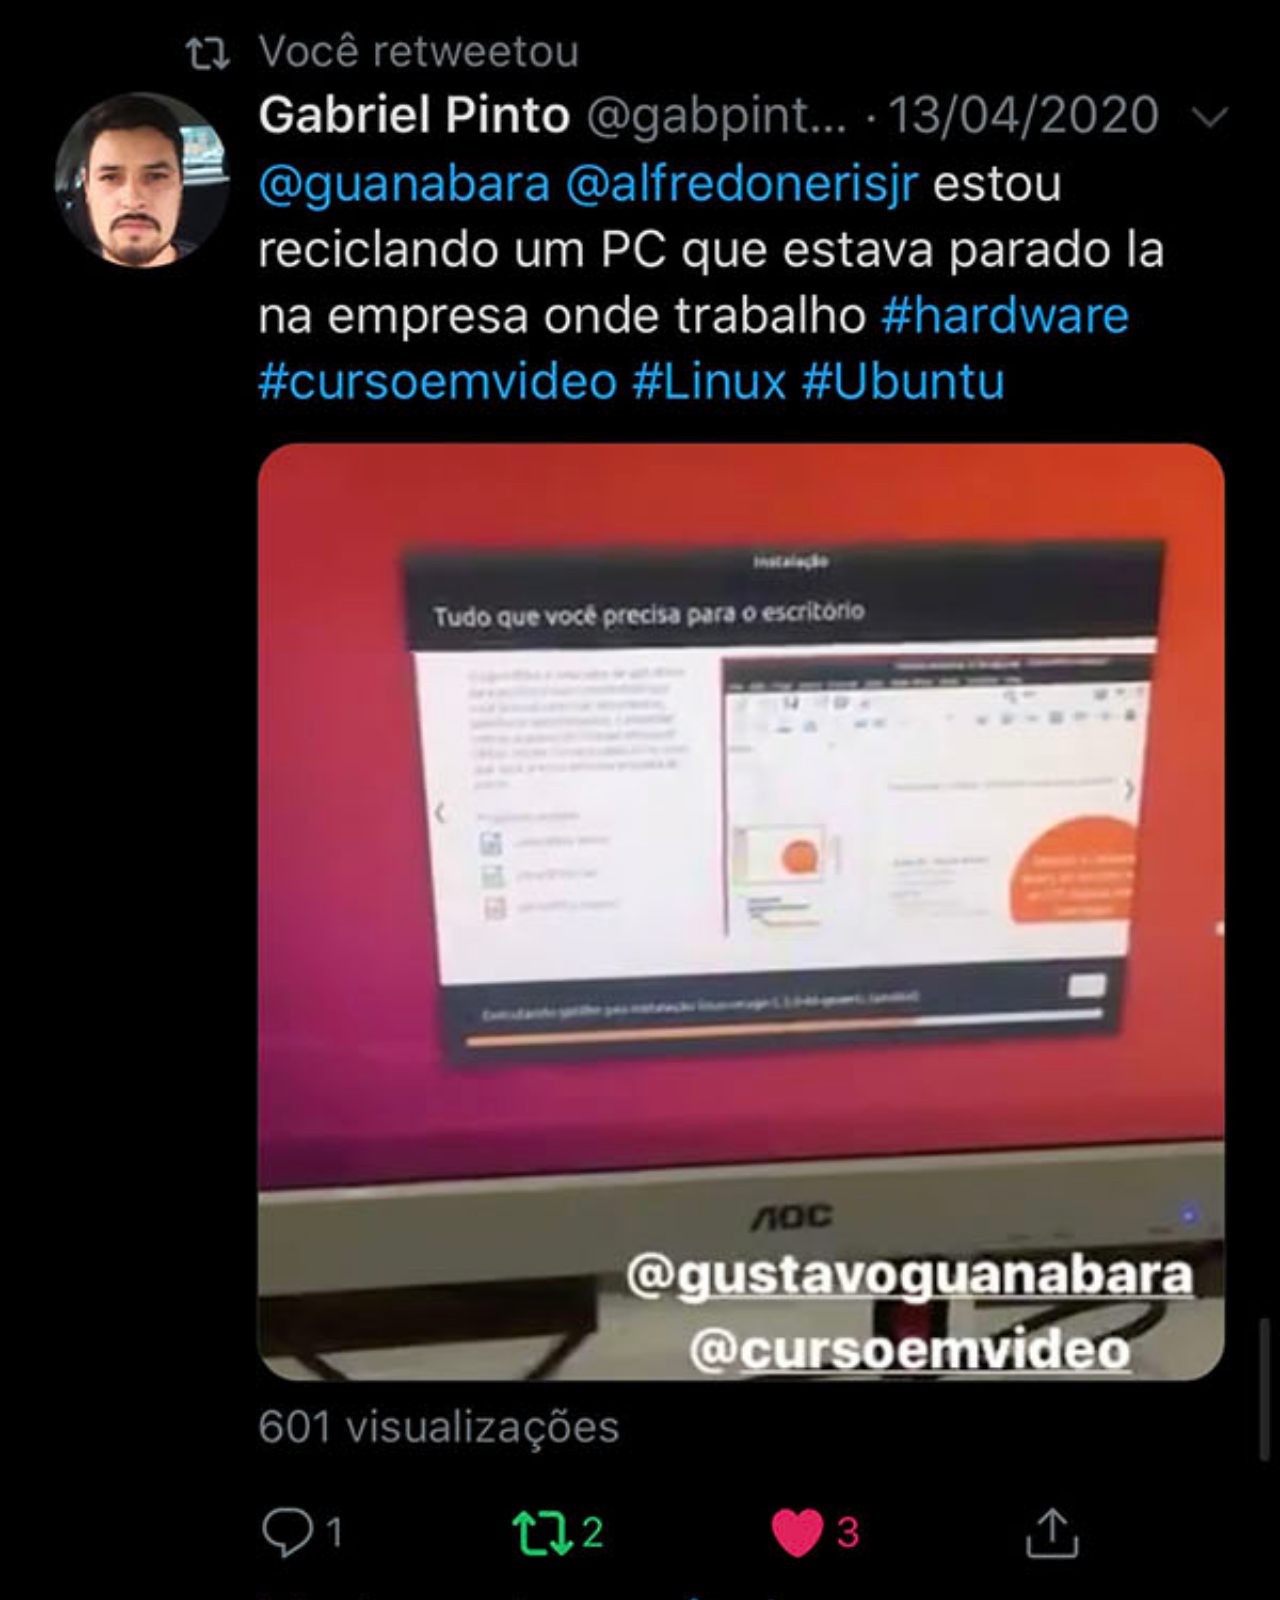
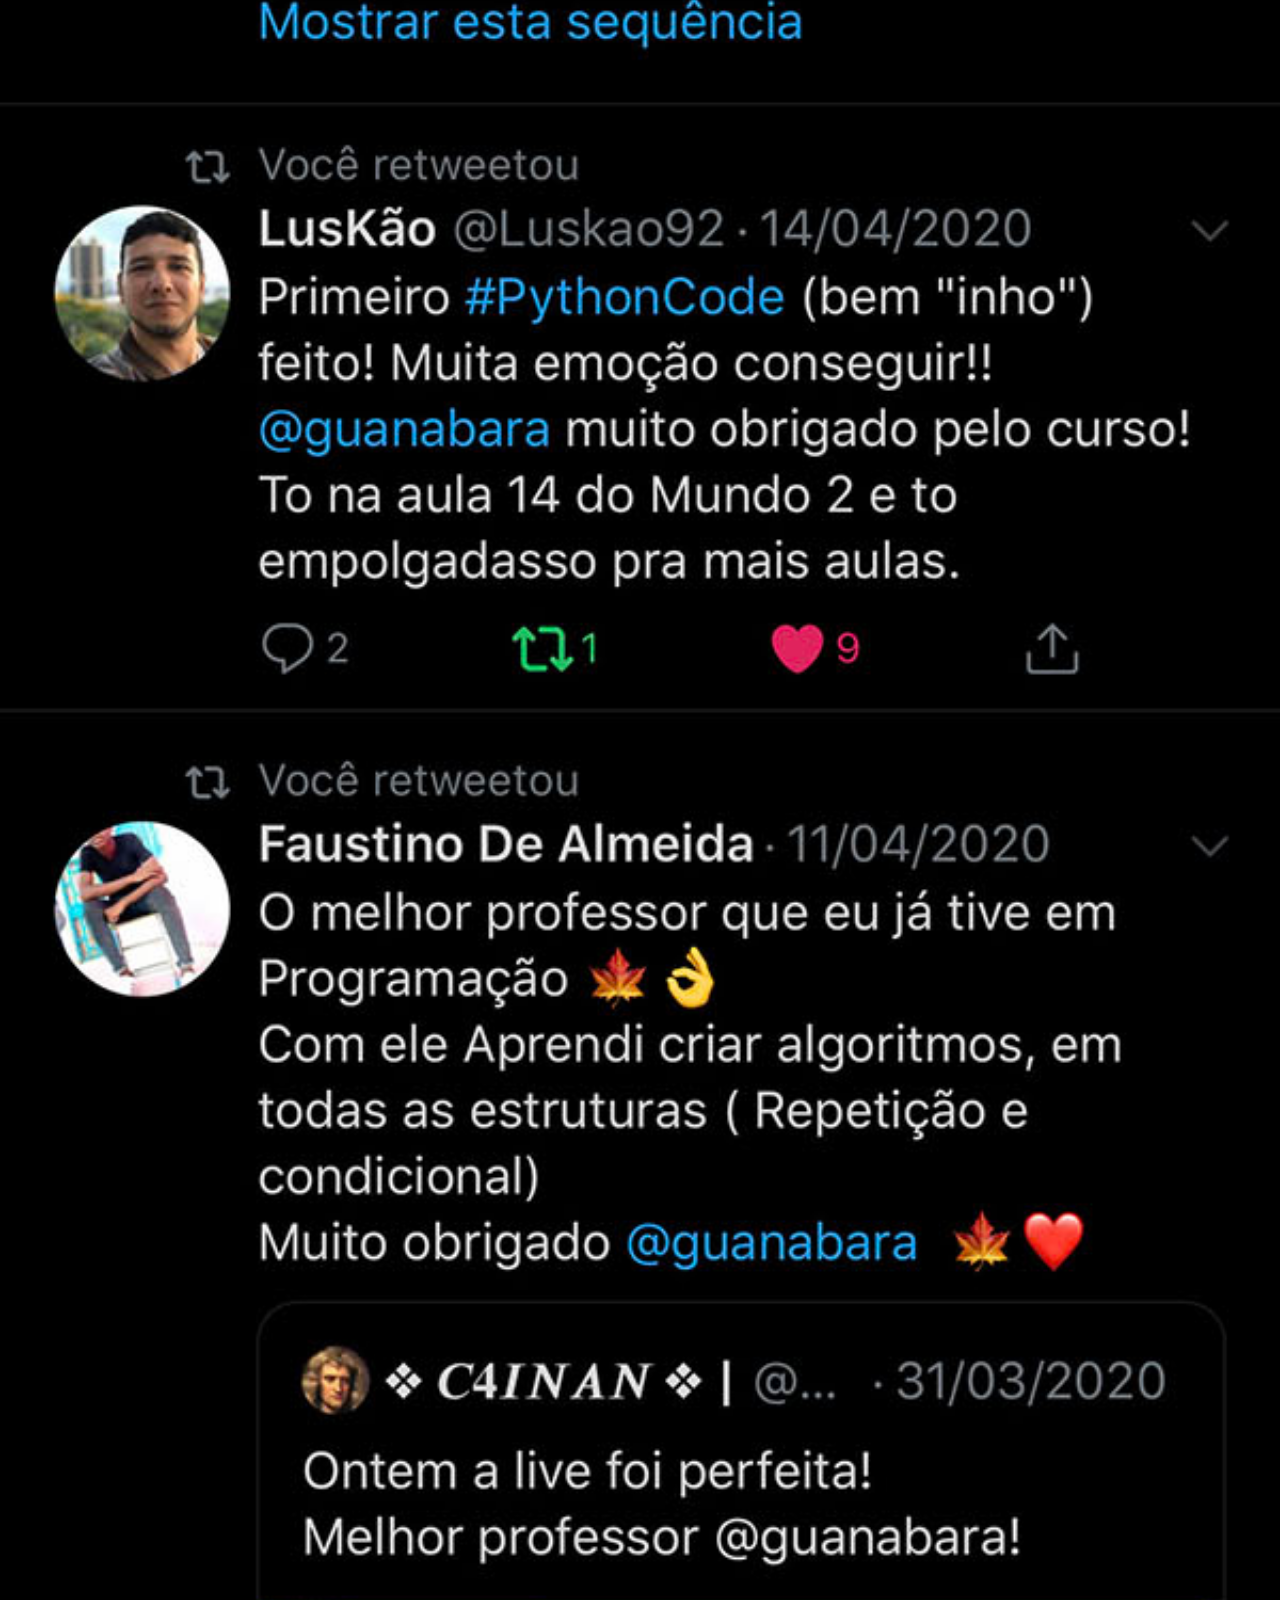
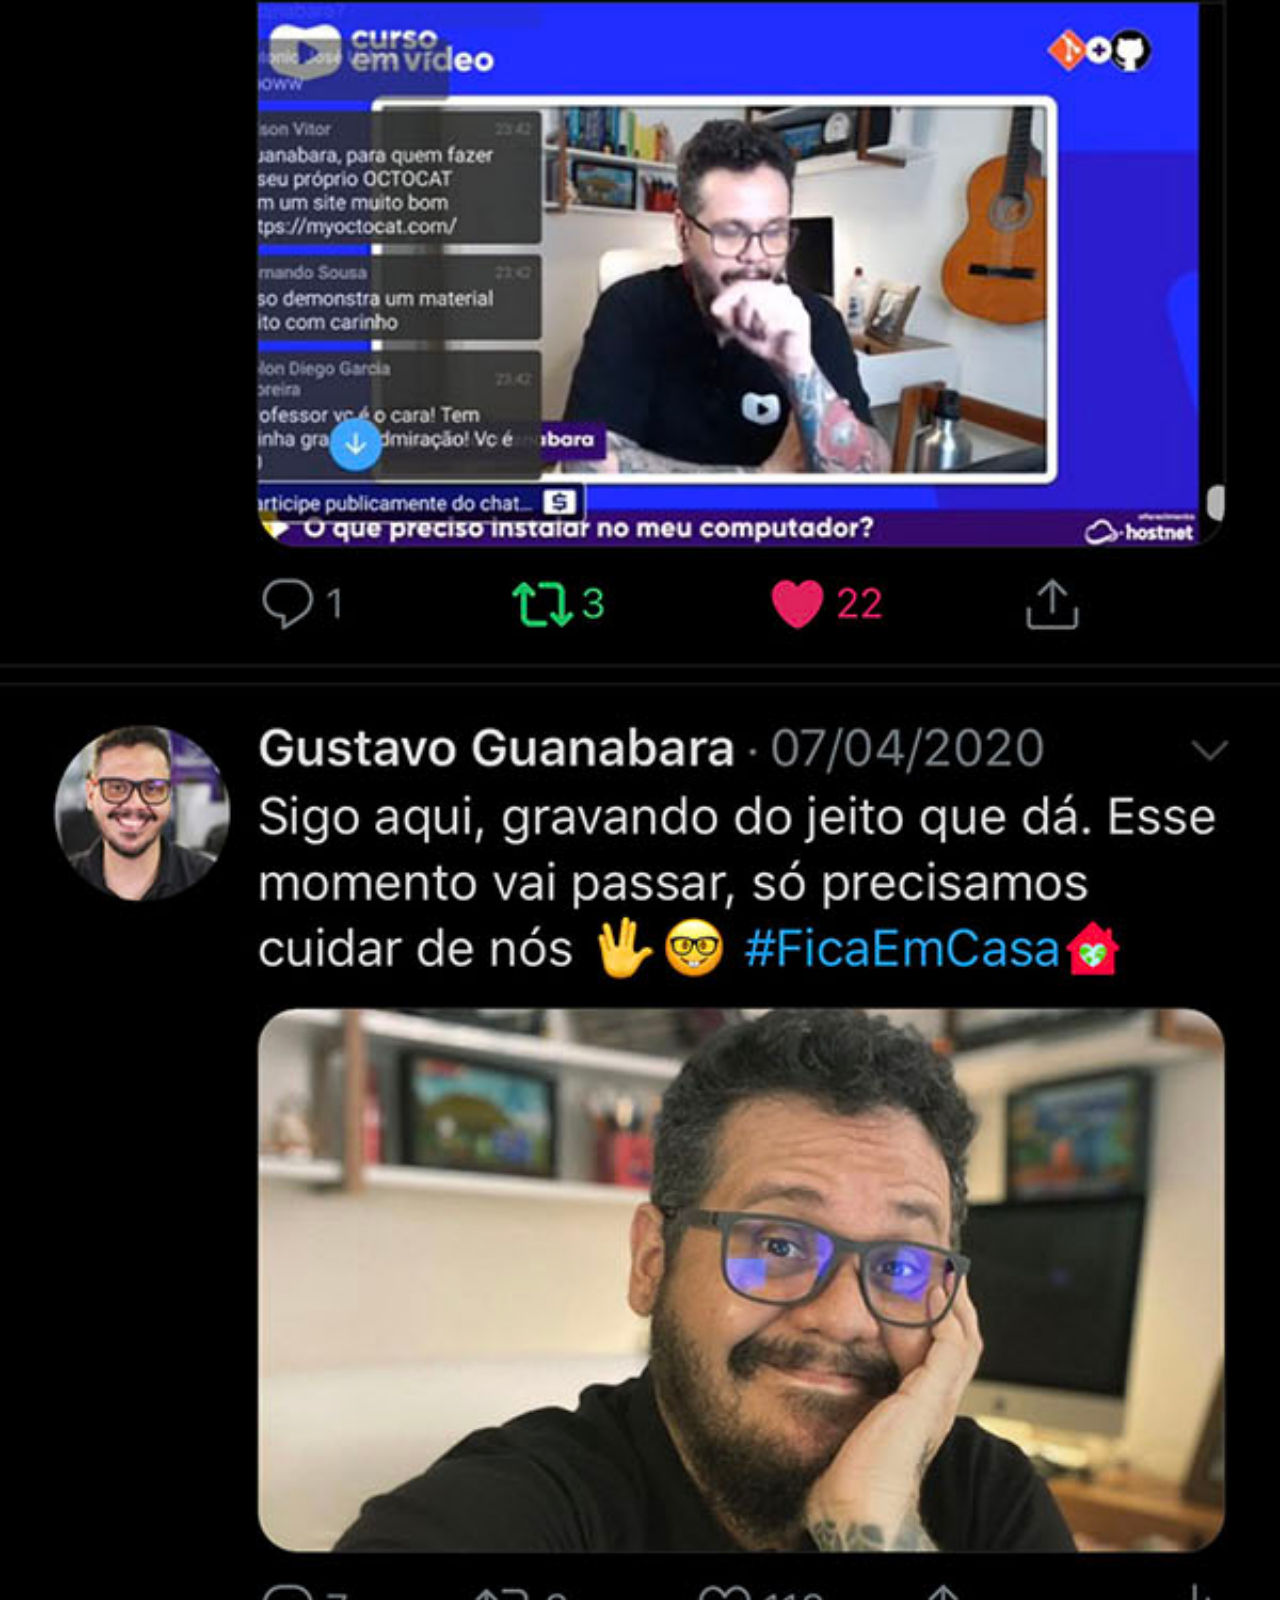
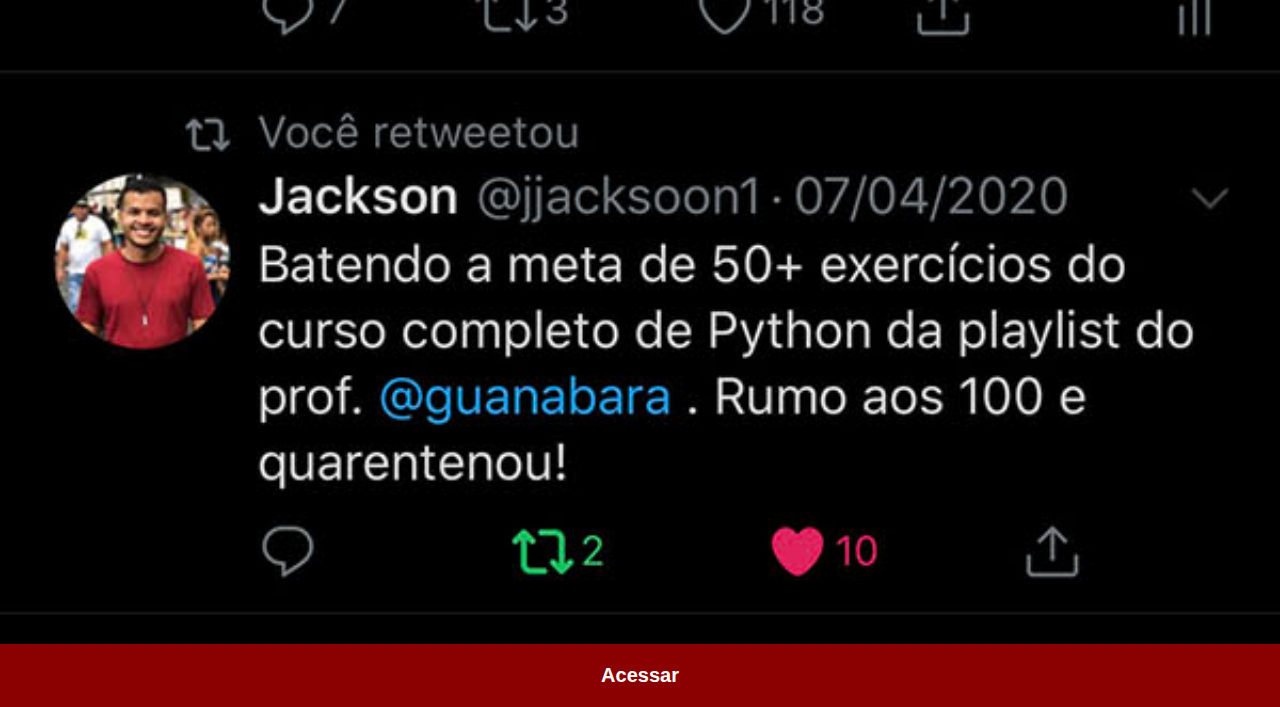
<file: pagina-extra/index(3).html>
<!DOCTYPE html>
<html lang="pt-br">
<head>
    <meta charset="UTF-8">
    <meta http-equiv="X-UA-Compatible" content="IE=edge">
    <meta name="viewport" content="width=device-width, initial-scale=1.0">
    <title>Twitter</title>
    <link rel="stylesheet" href="../../estilo/social.css">
    <style>
        body {
            background-color: black;
        }
    </style>
</head>
<body>
    <img src="../../imagens/tela-twitter.jpg" alt="Twitter">
    <a href="#">Acessar</a>
</body>
</html>
</file>
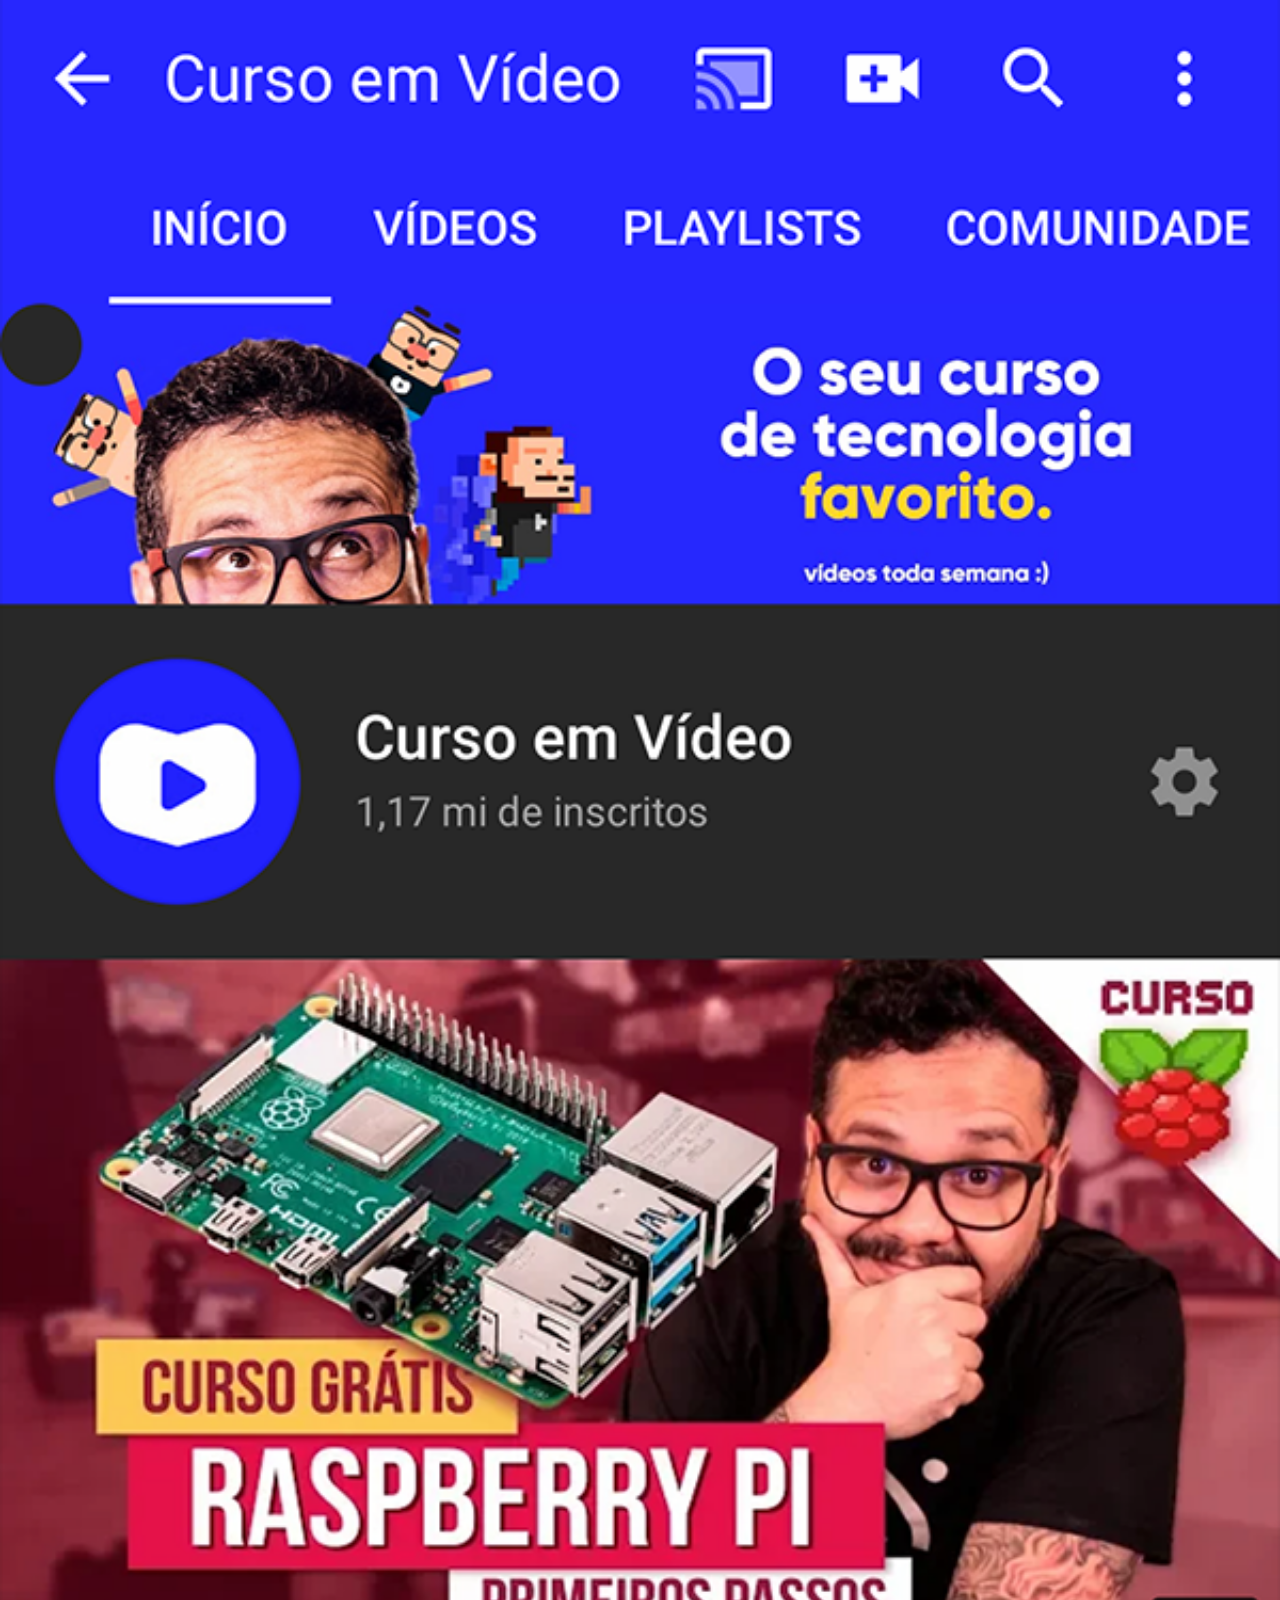
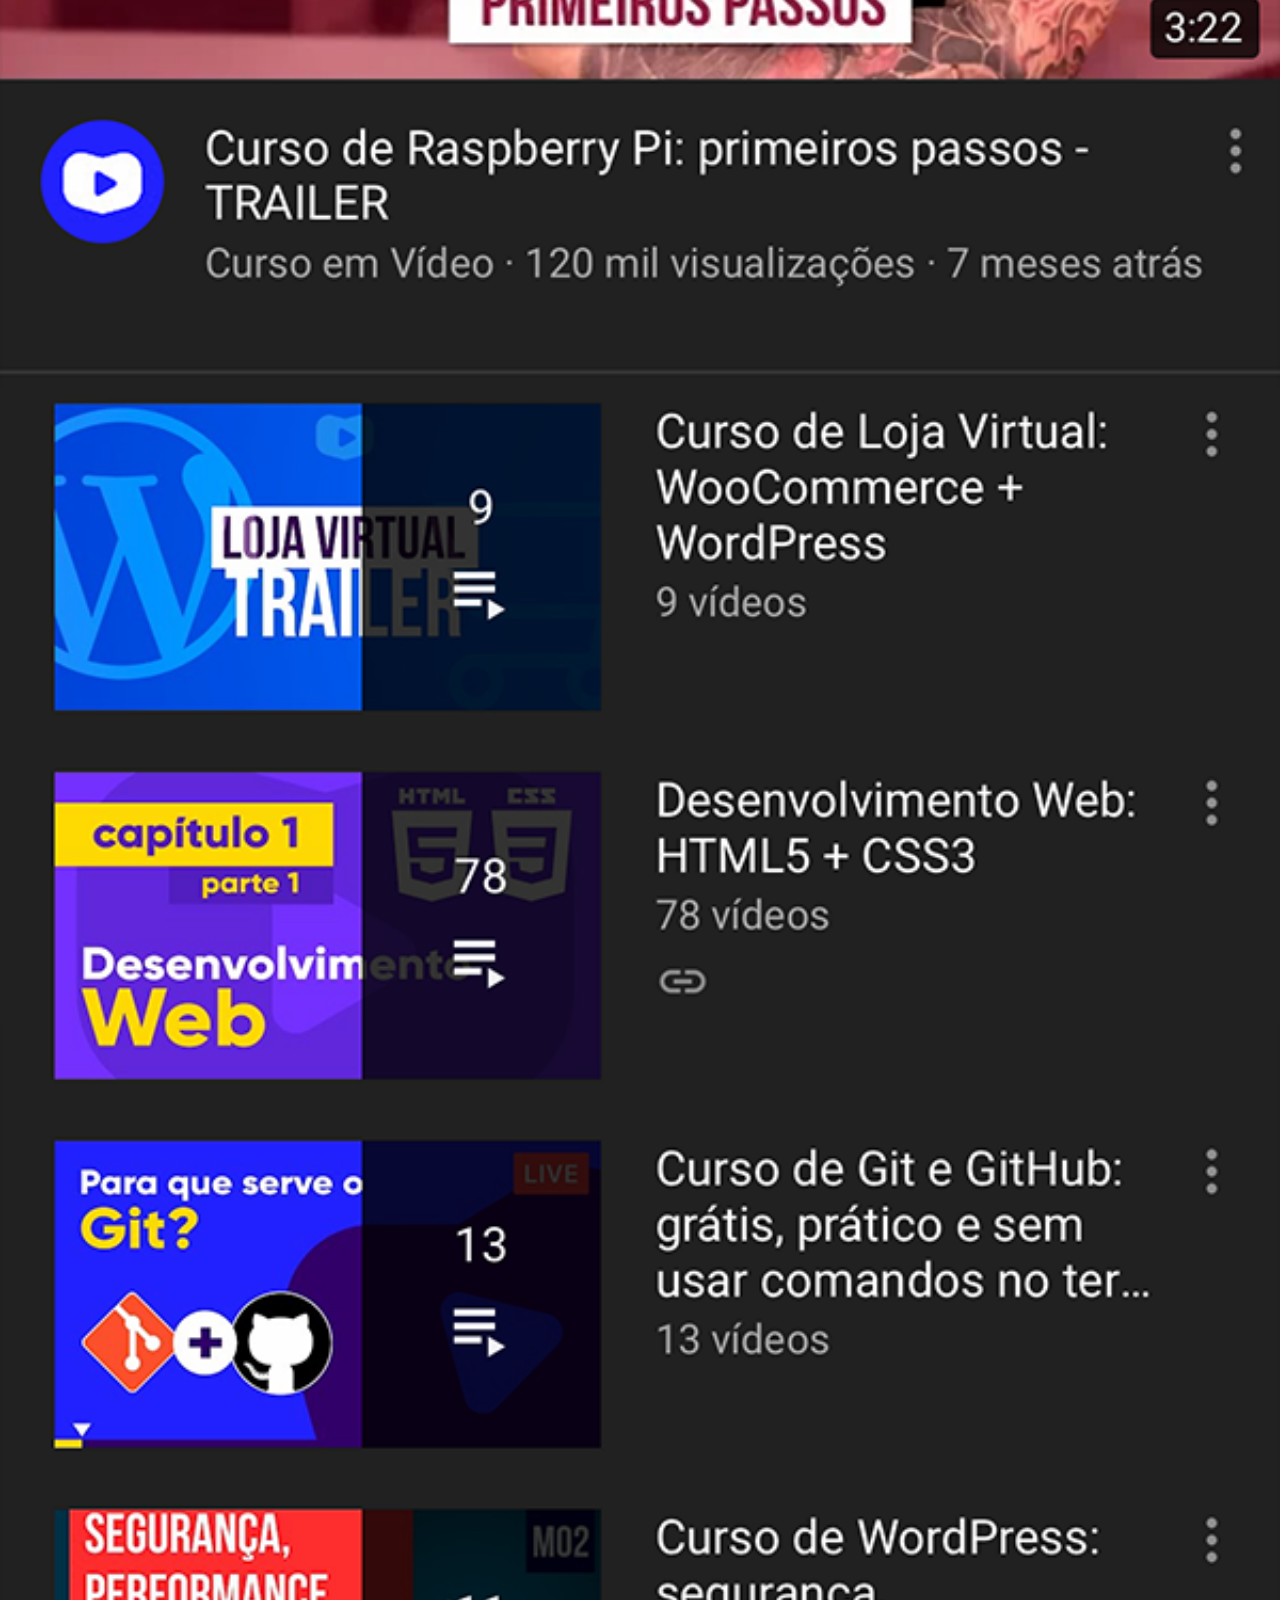
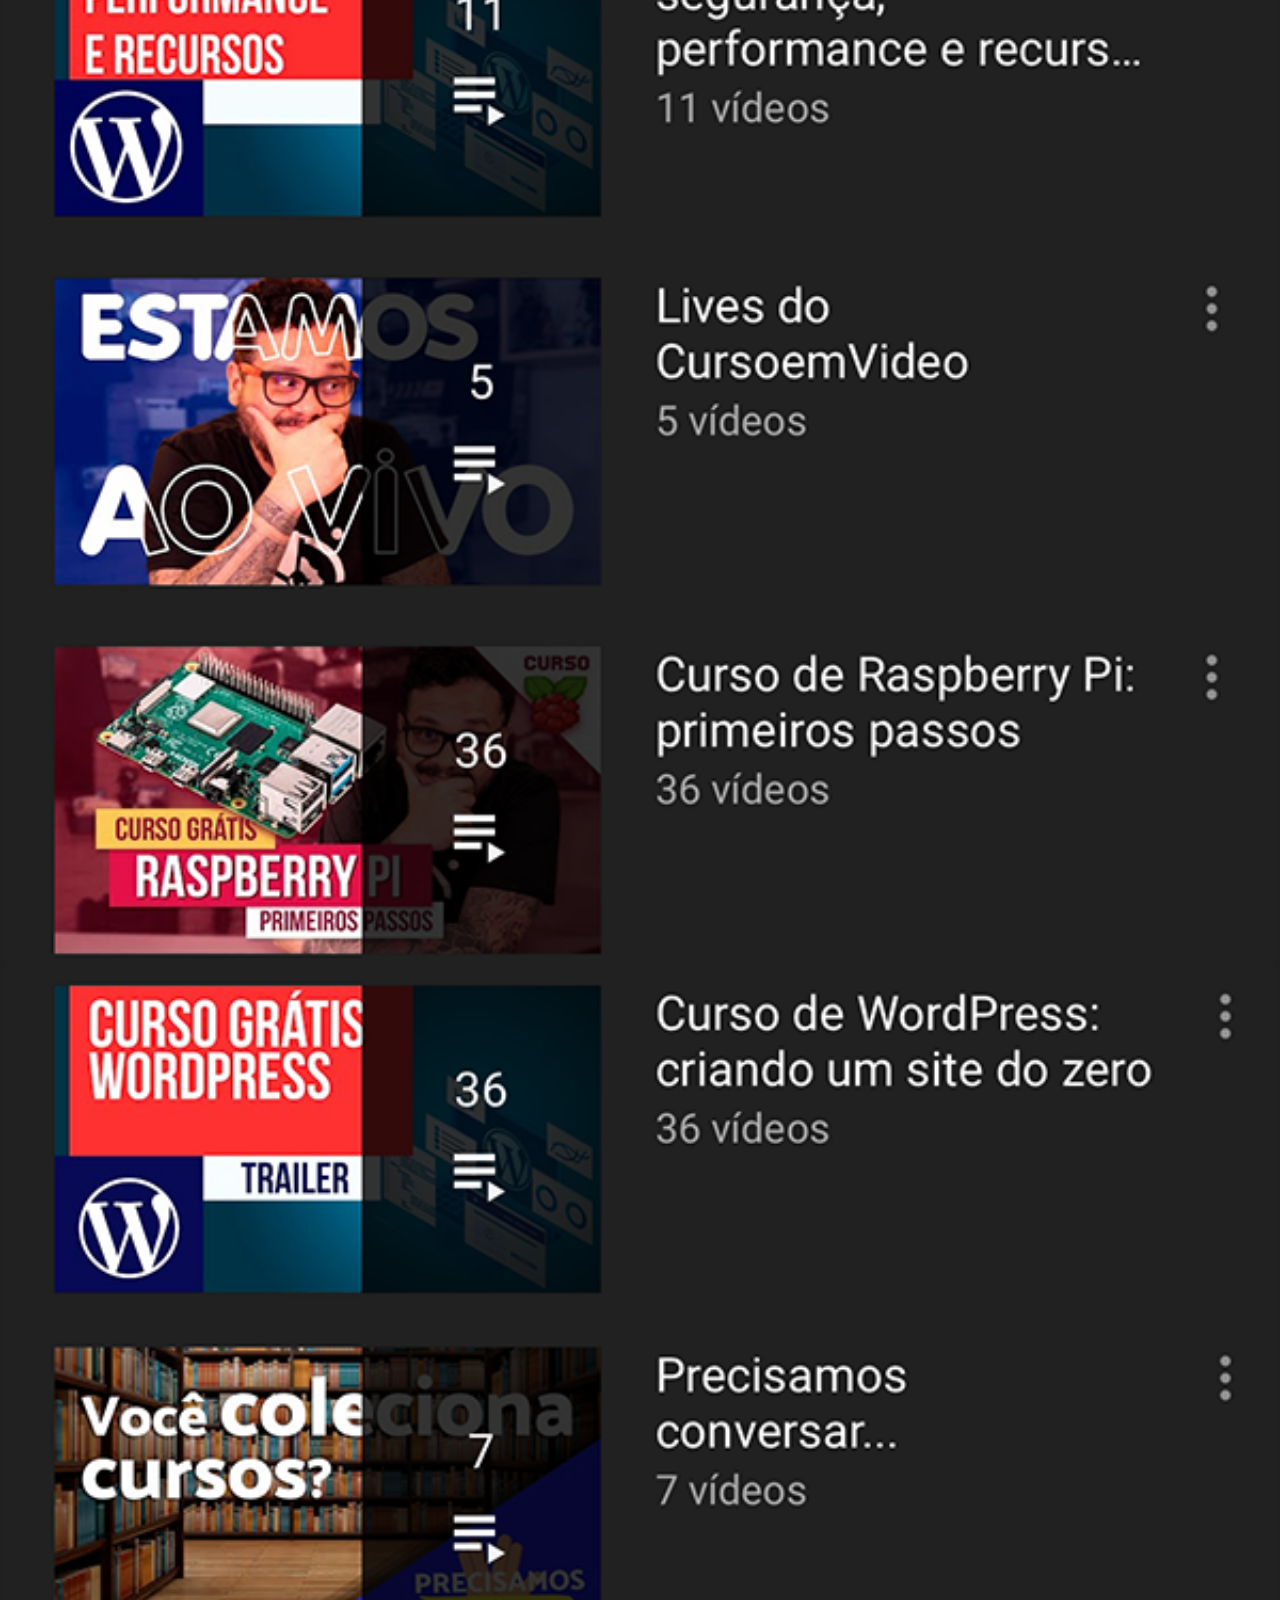
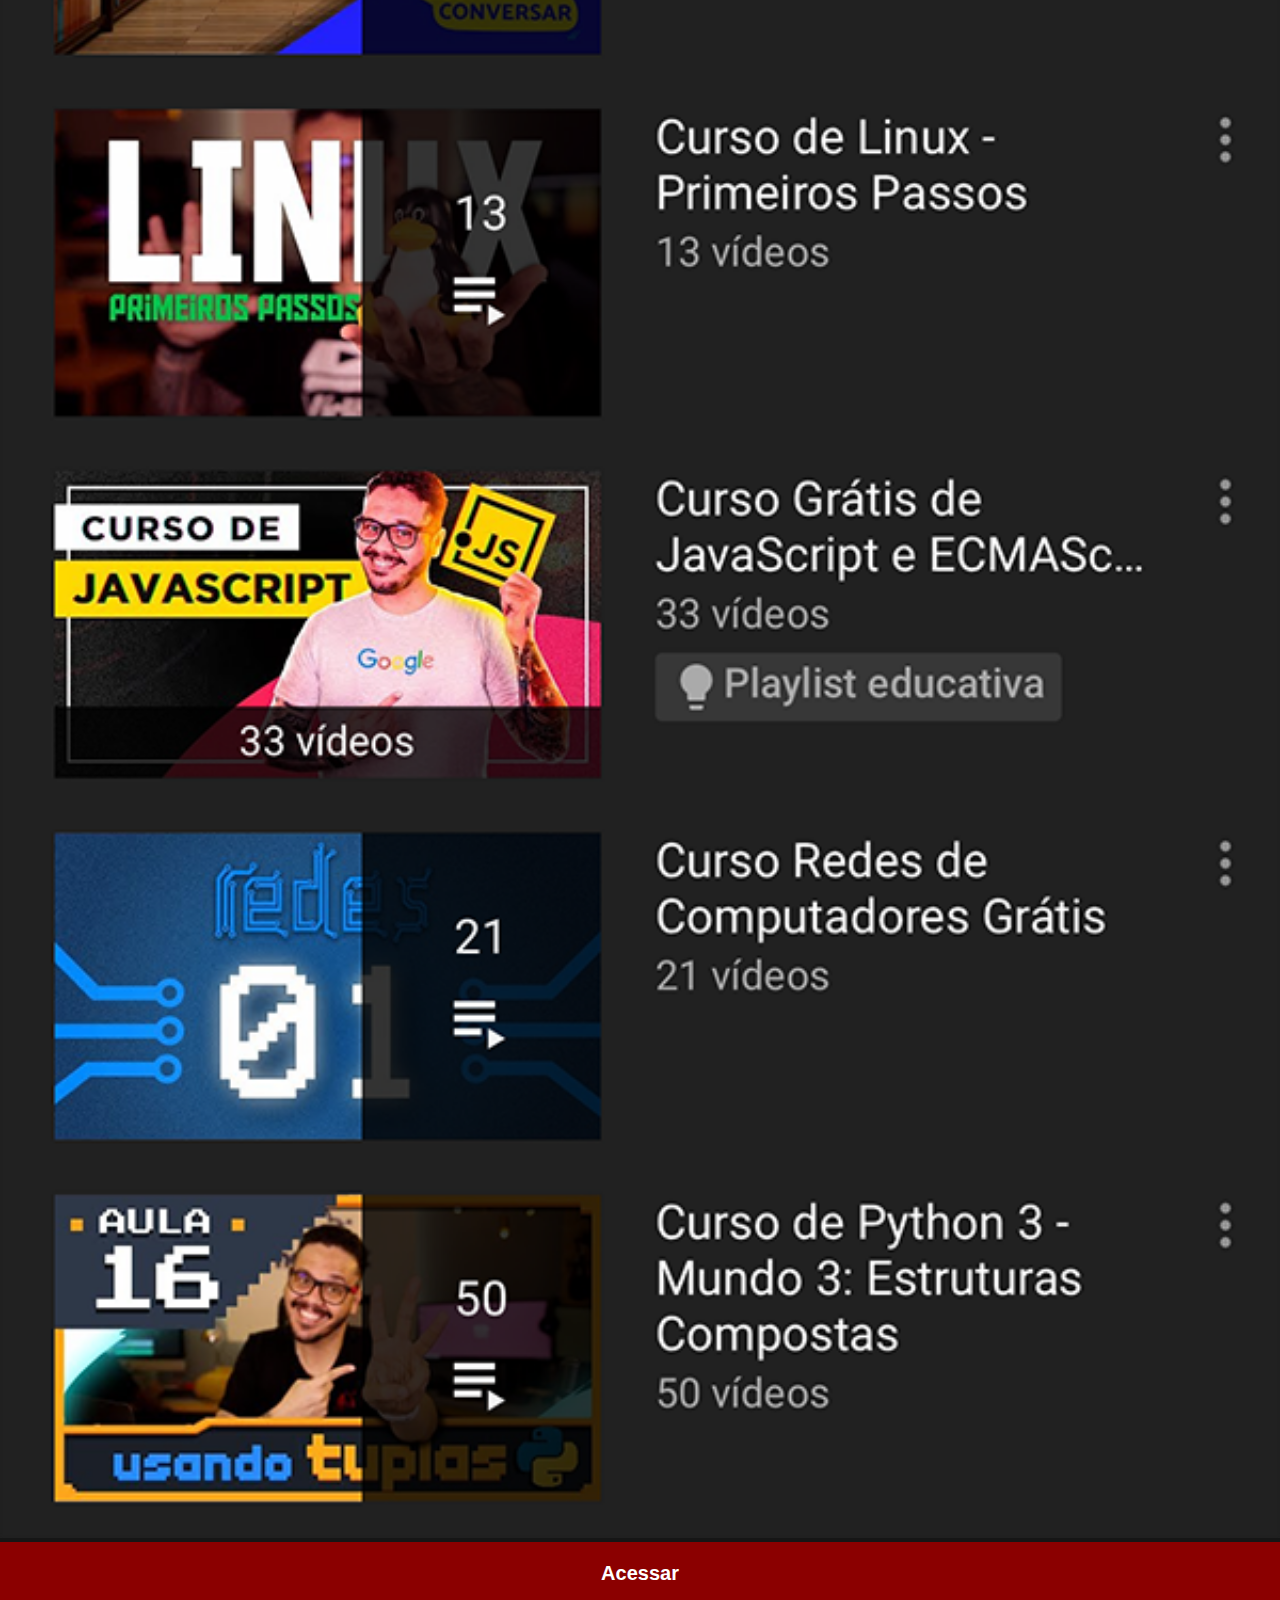
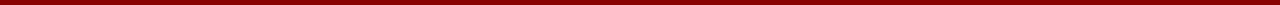
<file: pagina-extra/index(4).html>
<!DOCTYPE html>
<html lang="pt-br">
<head>
    <meta charset="UTF-8">
    <meta http-equiv="X-UA-Compatible" content="IE=edge">
    <meta name="viewport" content="width=device-width, initial-scale=1.0">
    <title>YouTube</title>
    <link rel="stylesheet" href="../../estilo/social.css">
    <style>
        body {
            background-color: rgb(22, 22, 22);
        }
    </style>
</head>
<body>
    <img src="../../imagens/tela-youtube.png" alt="YouTube">
    <a href="#">Acessar</a>
</body>
</html>
</file>
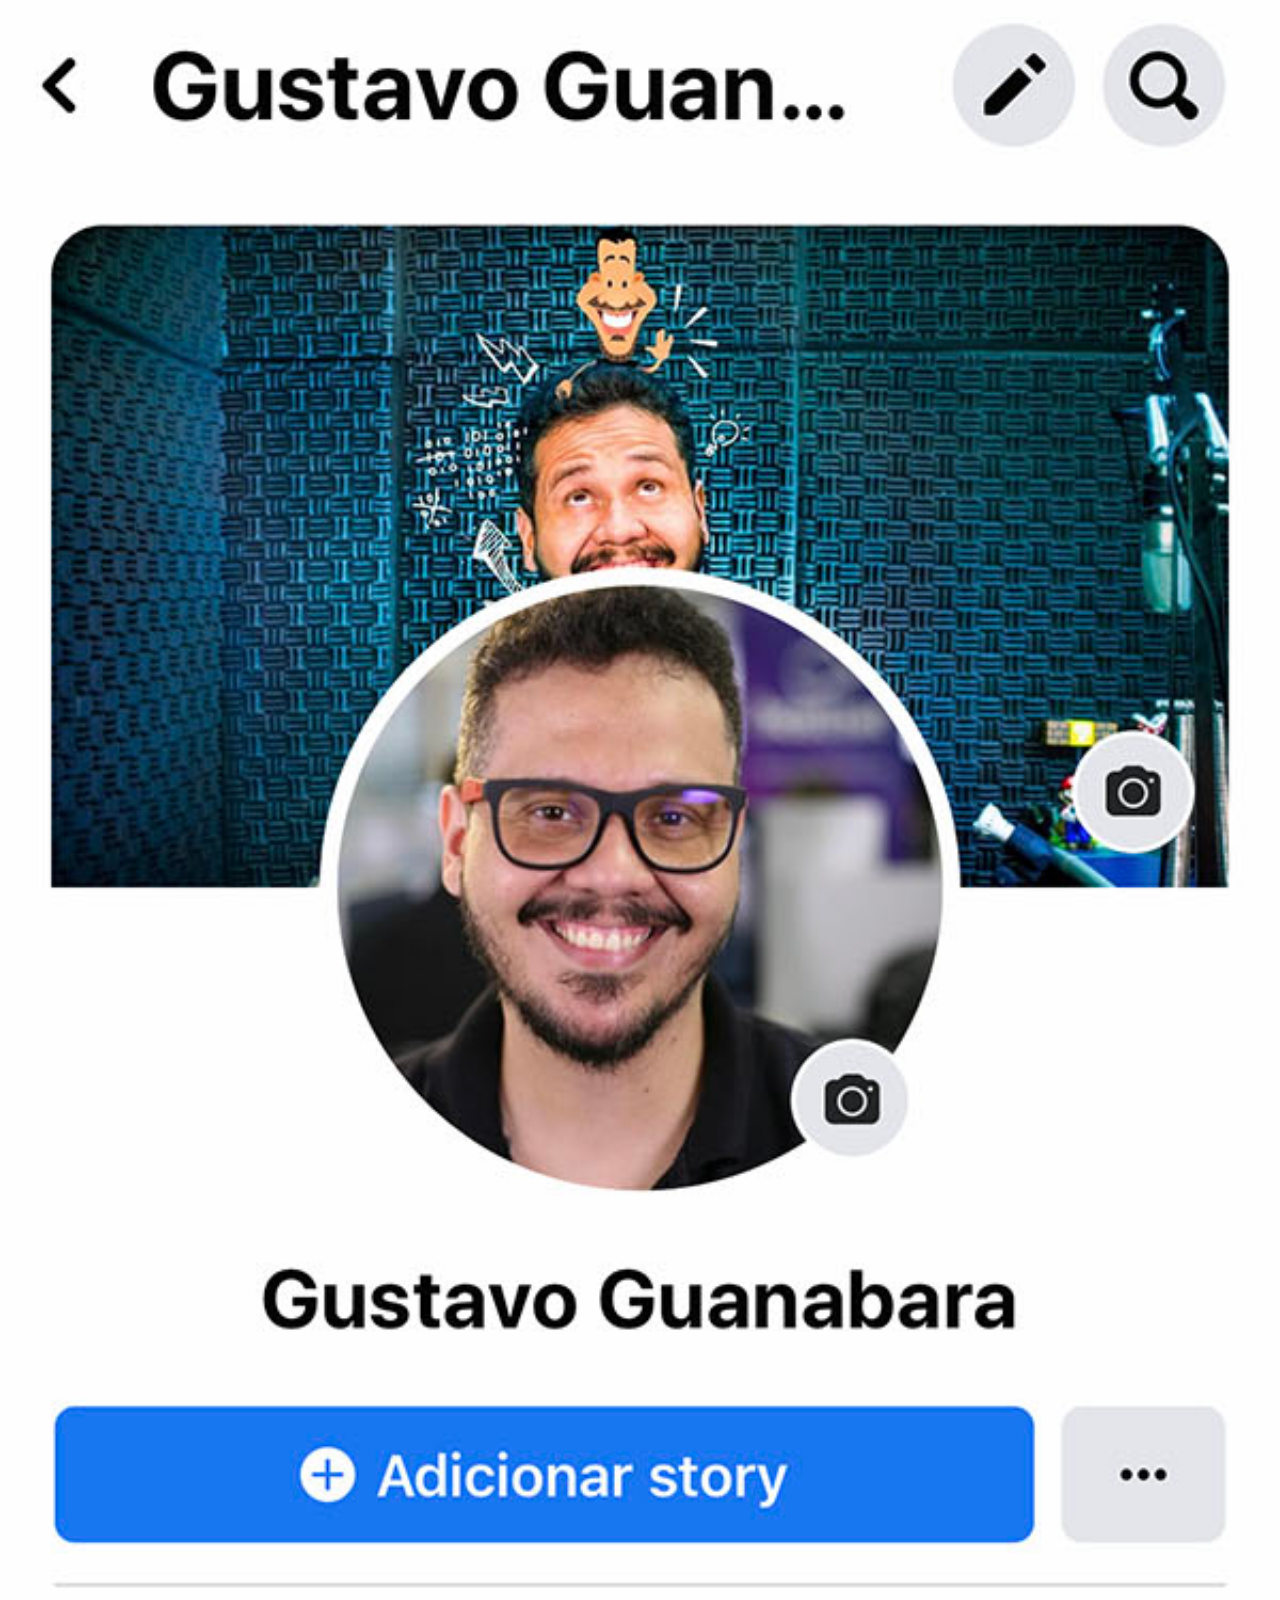
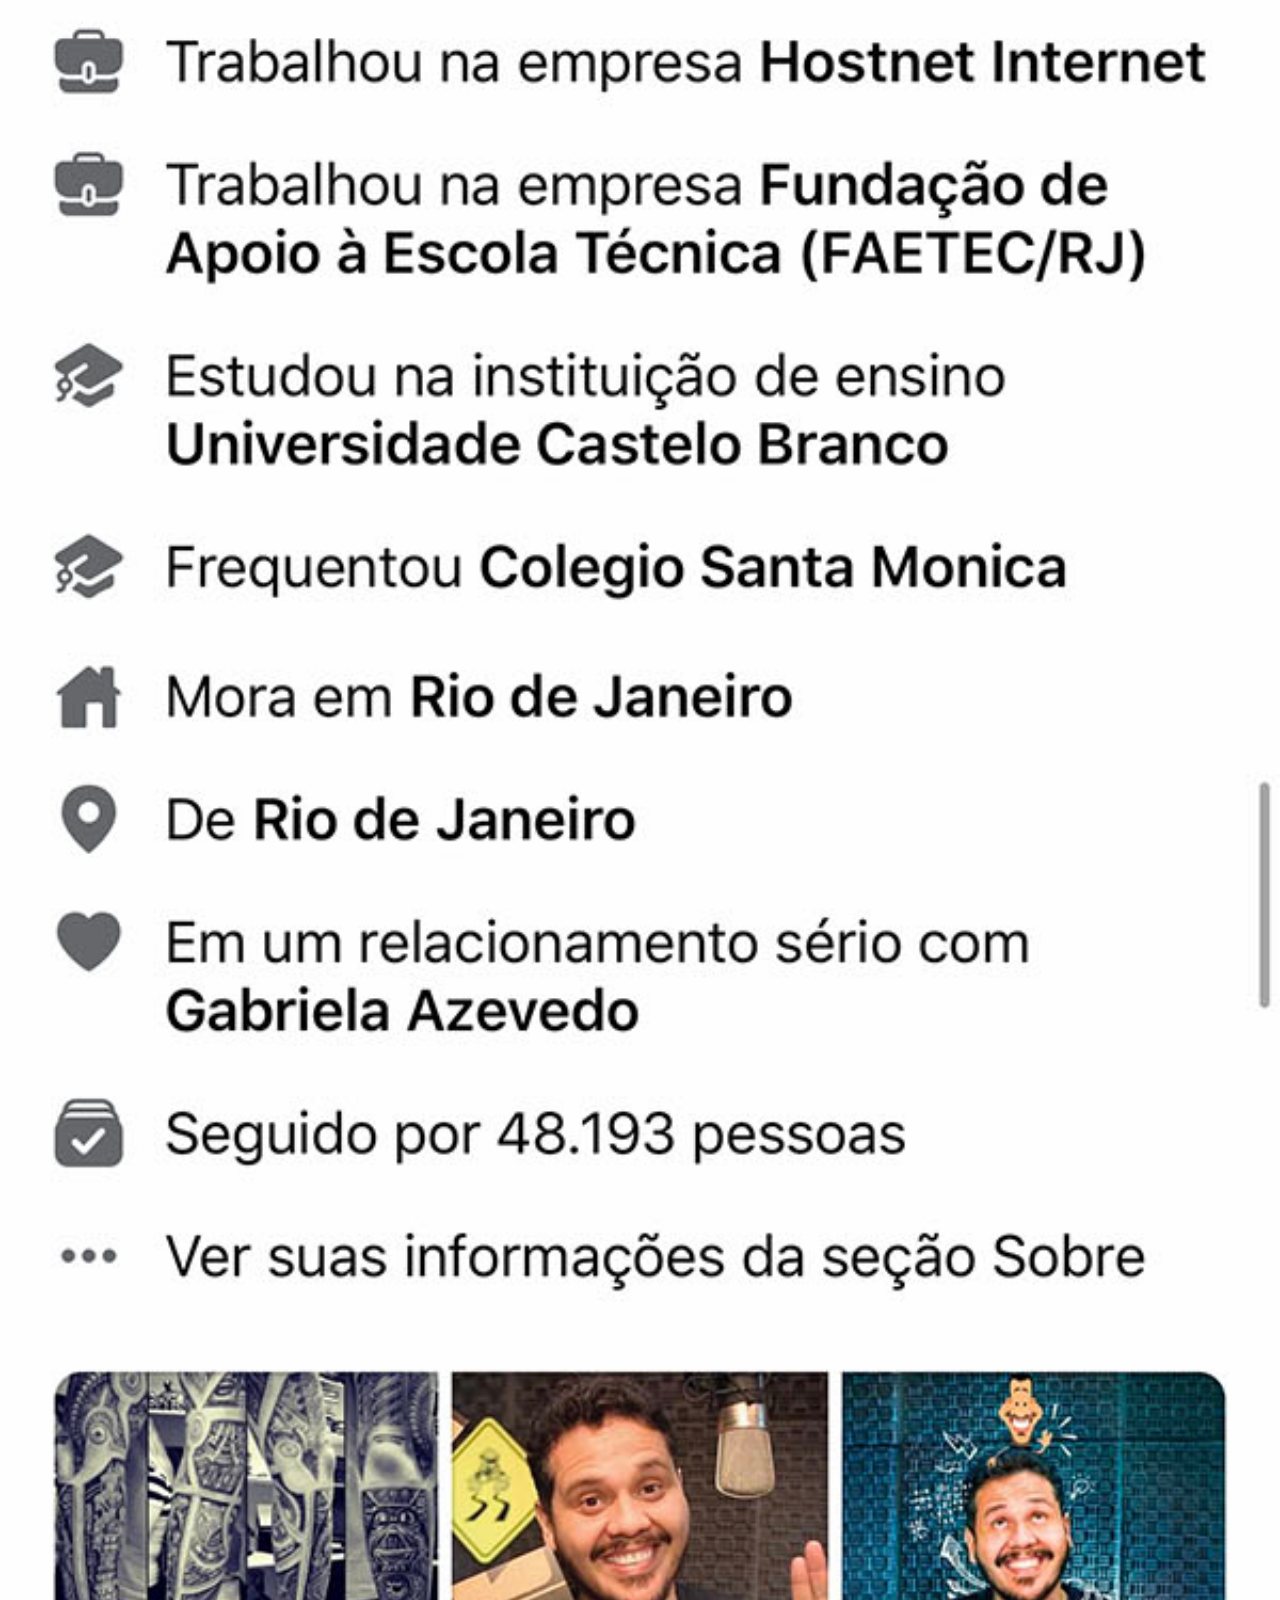
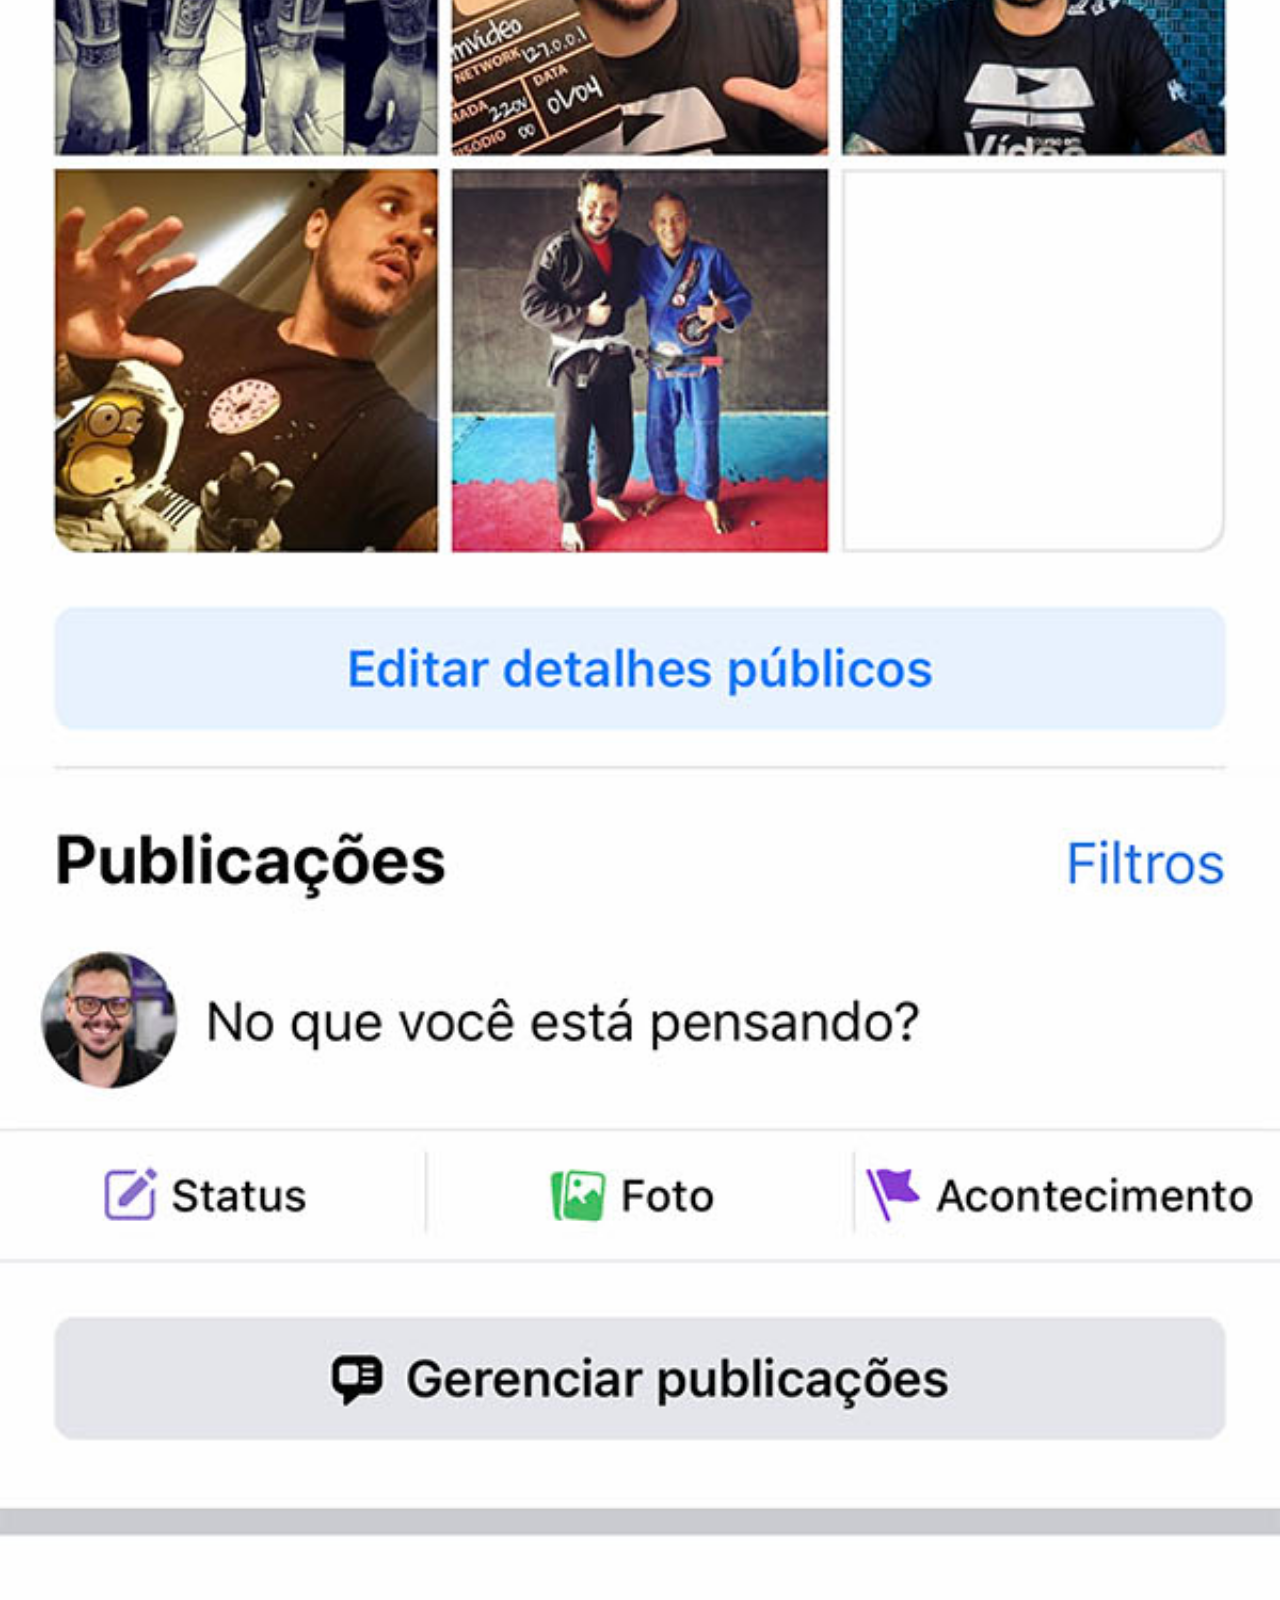
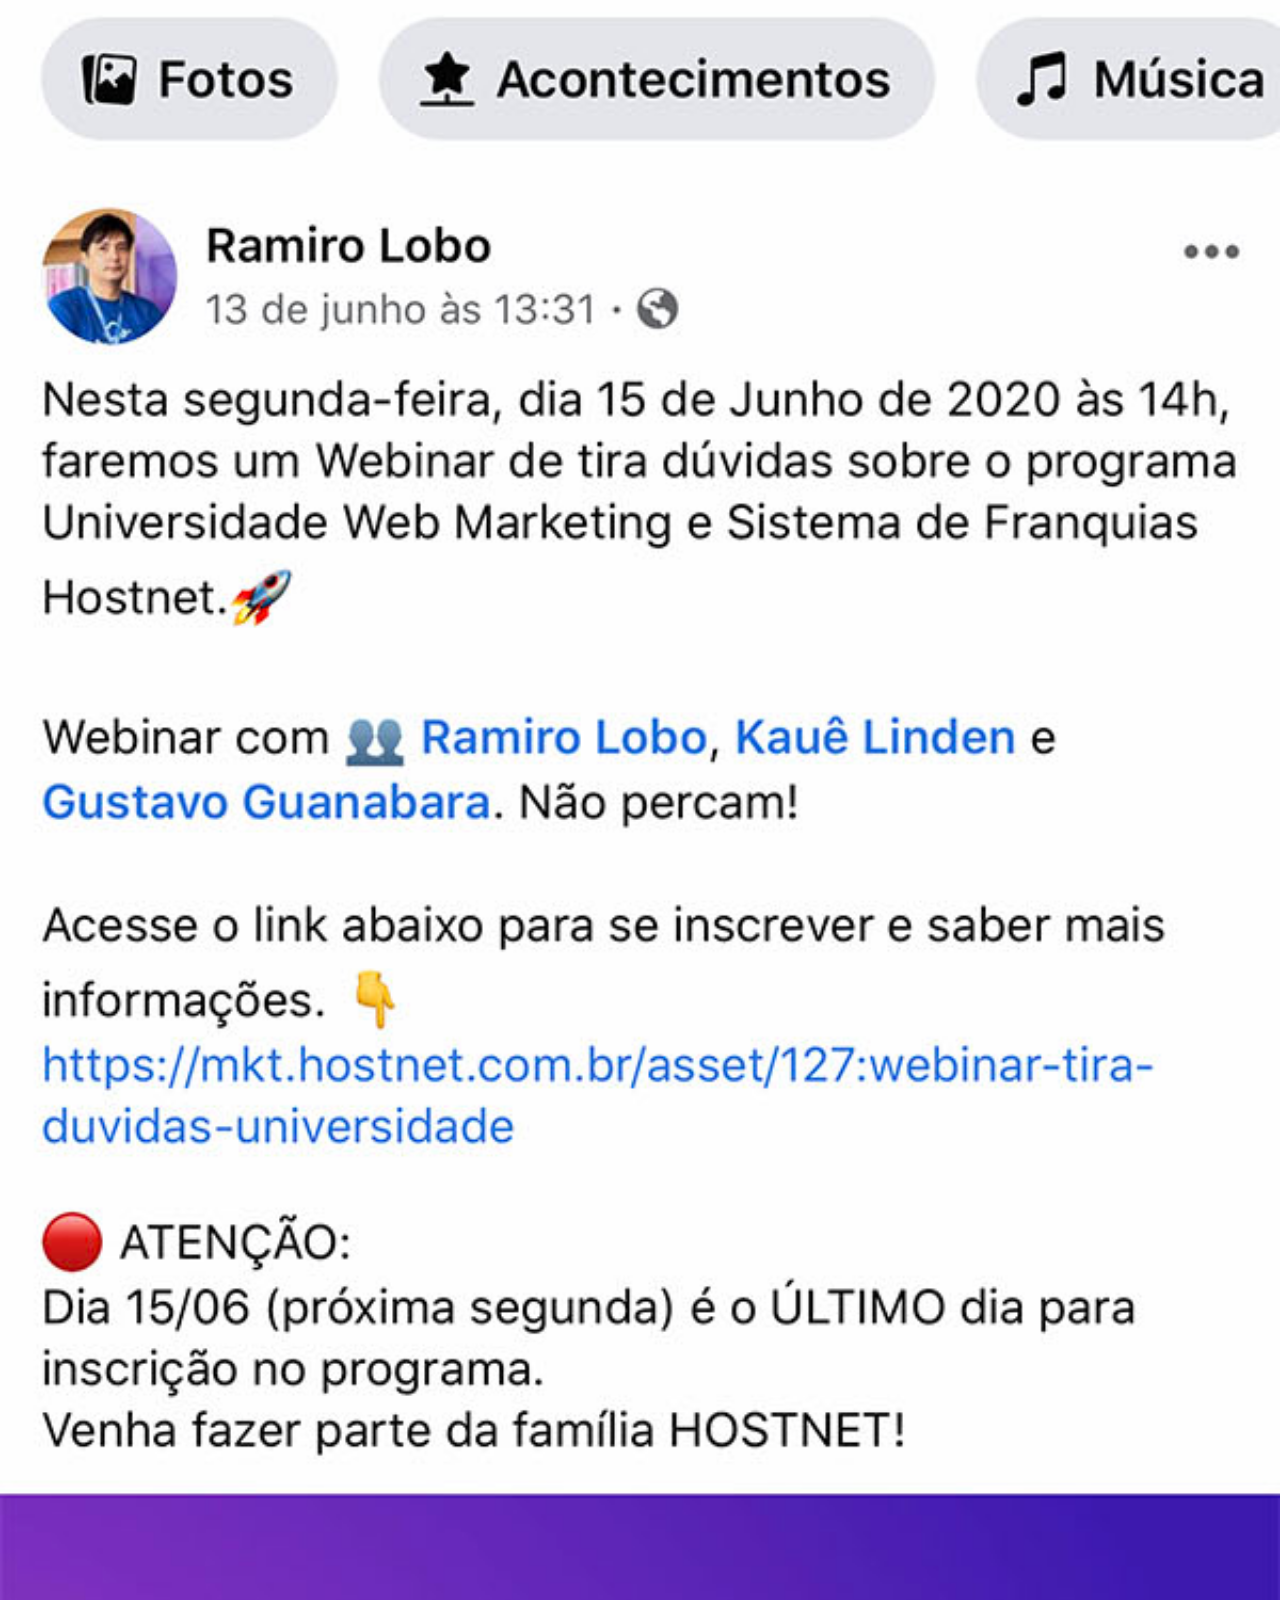
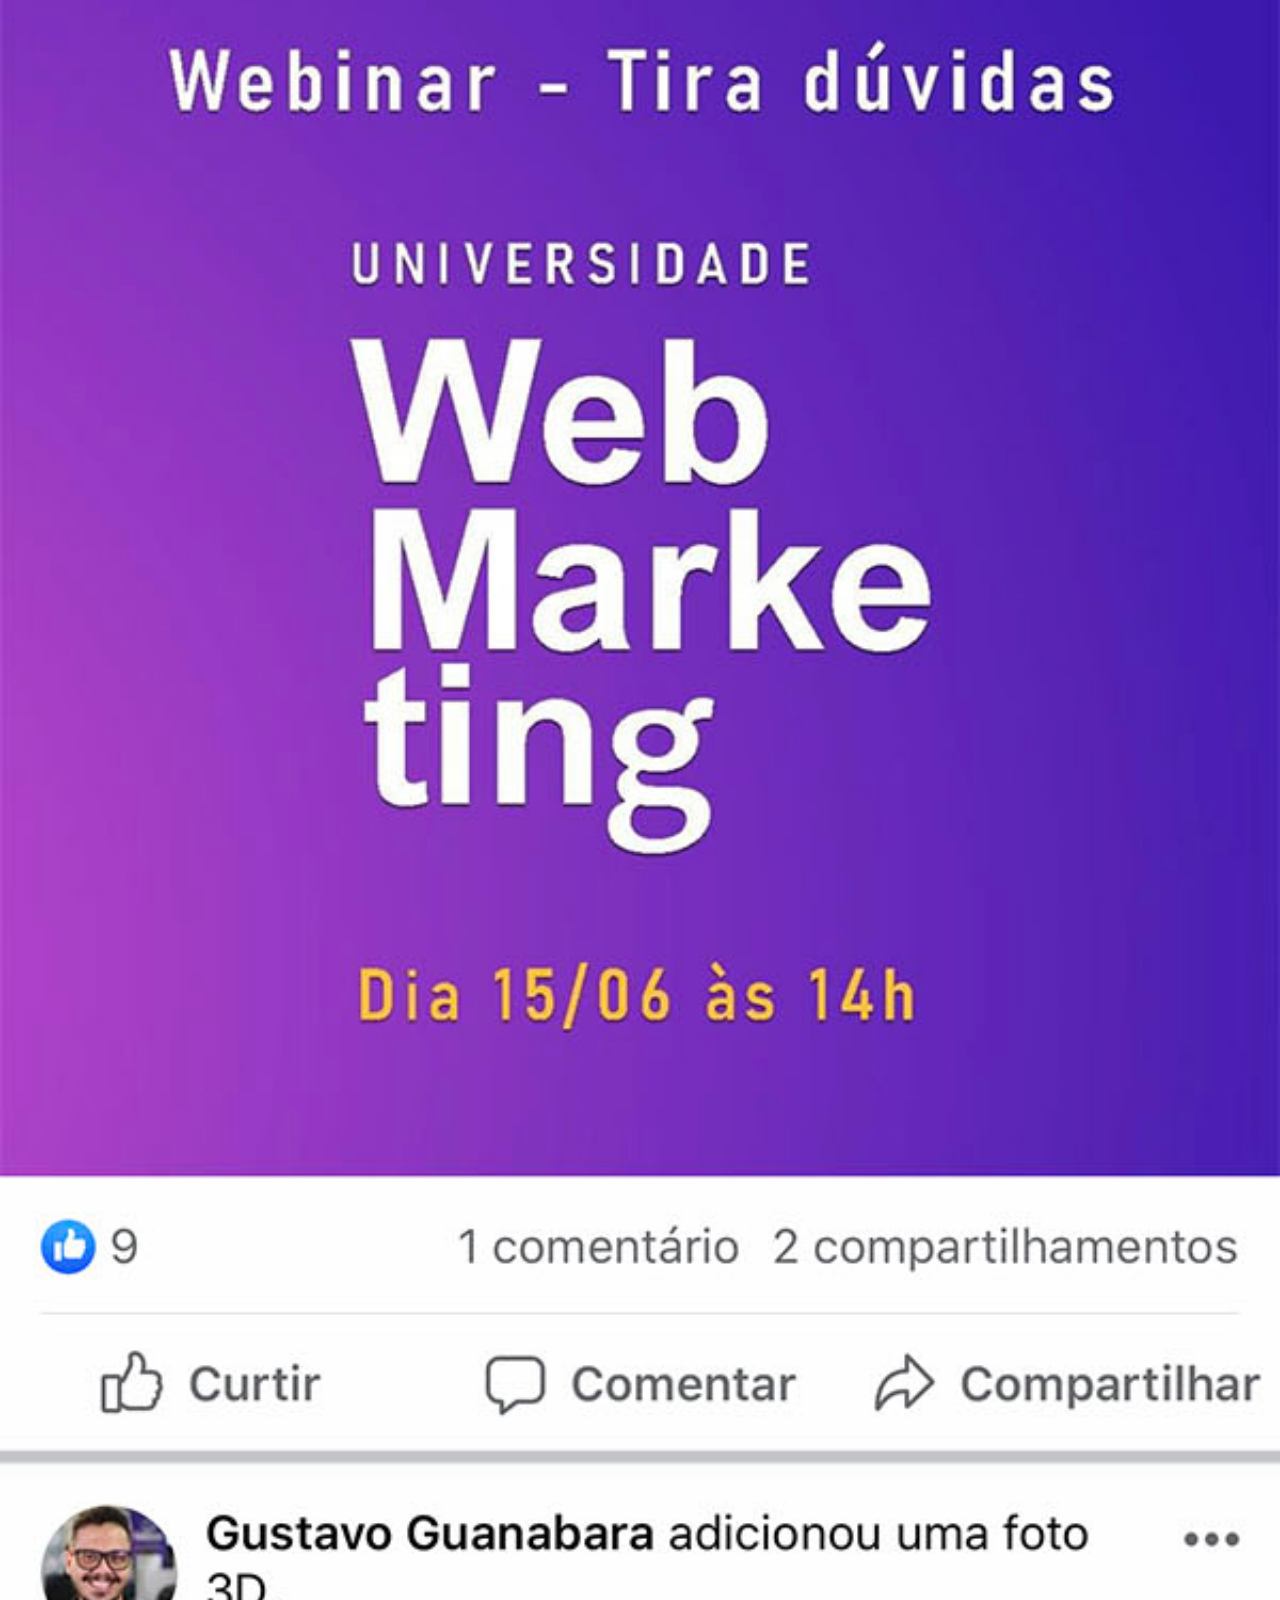
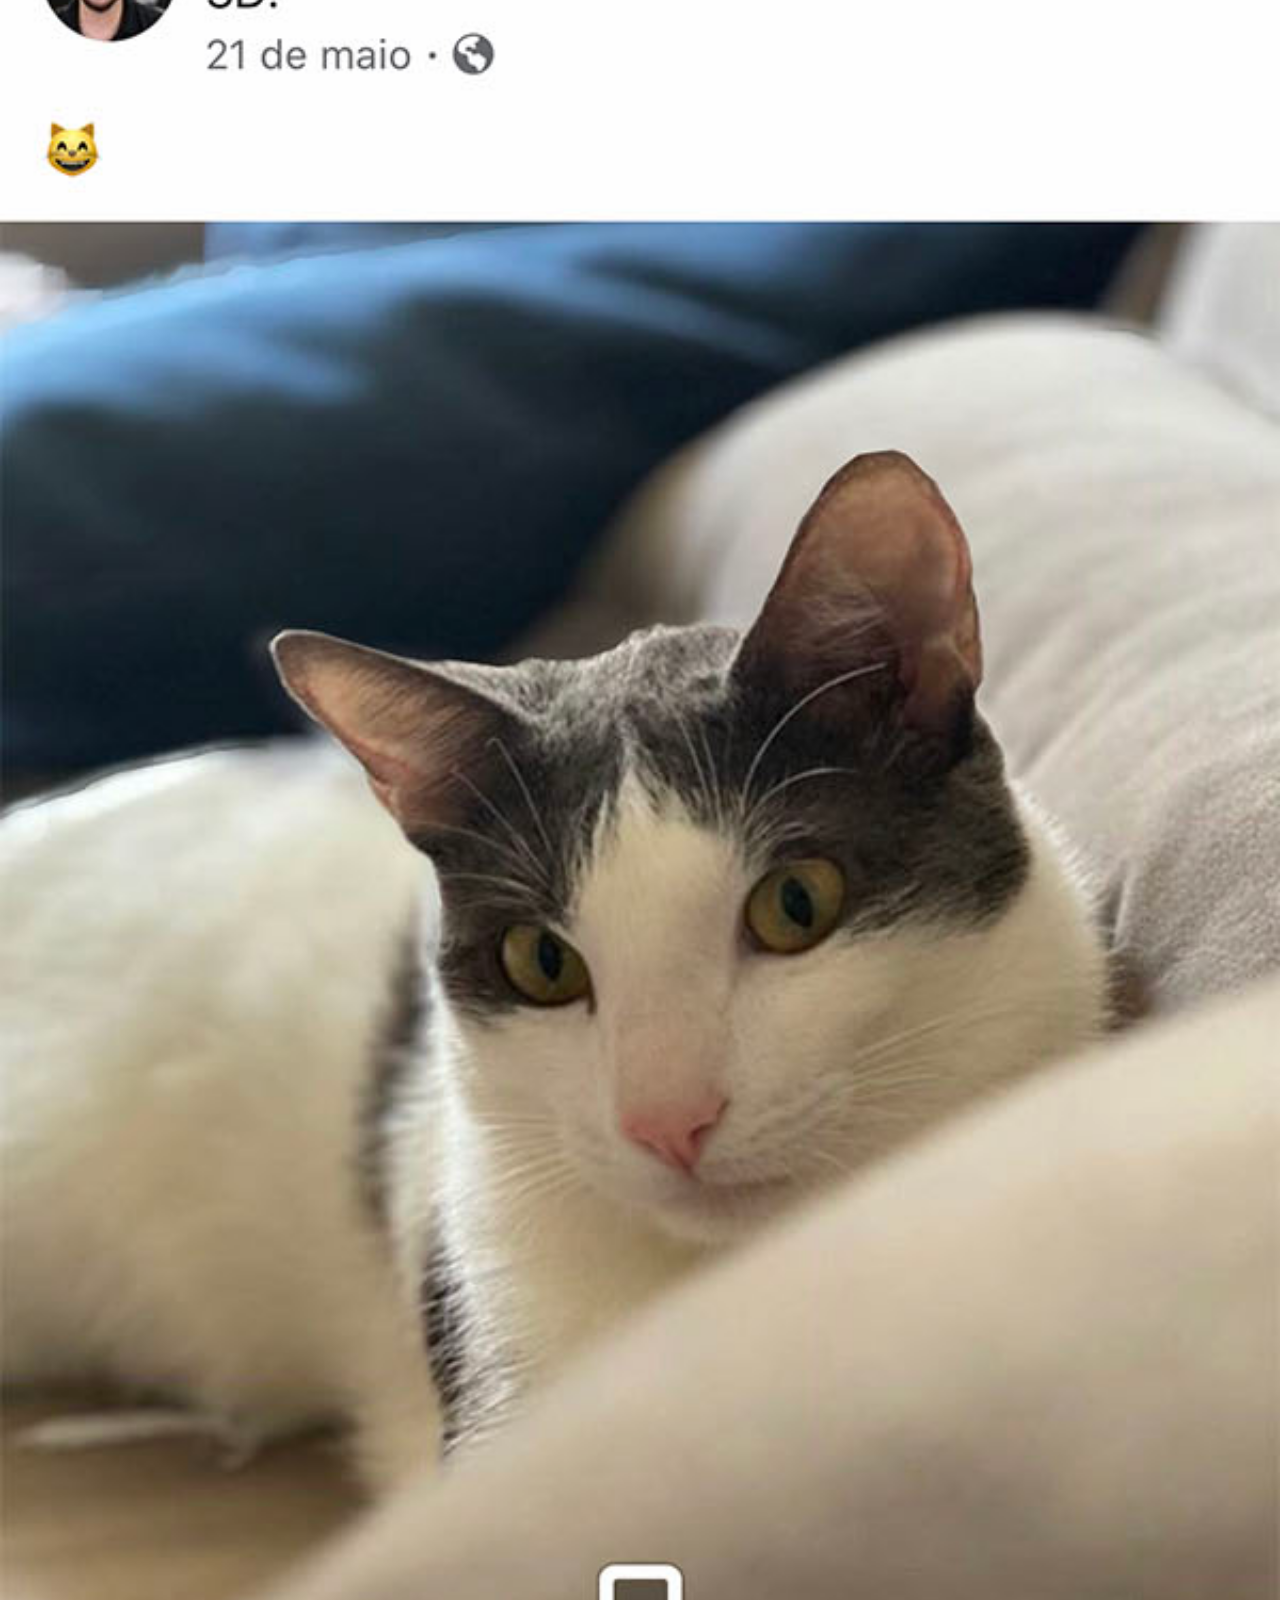
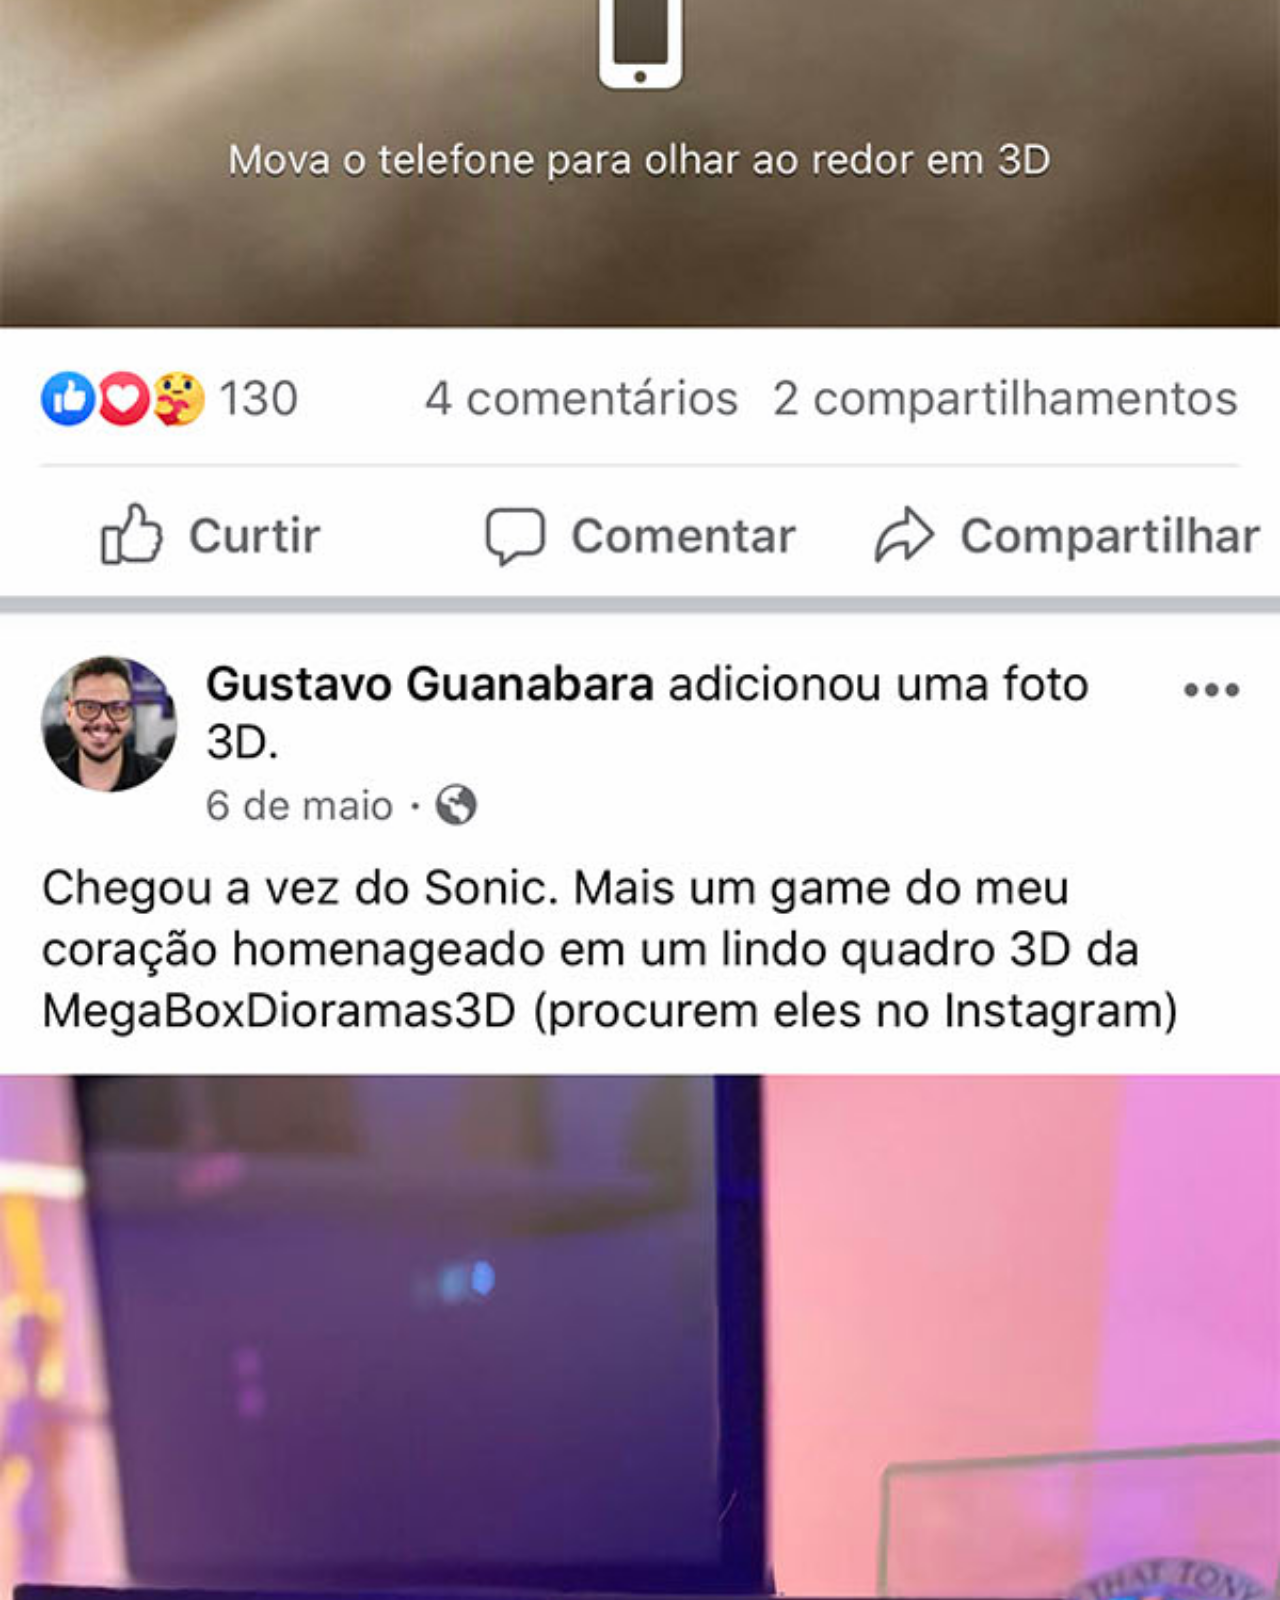
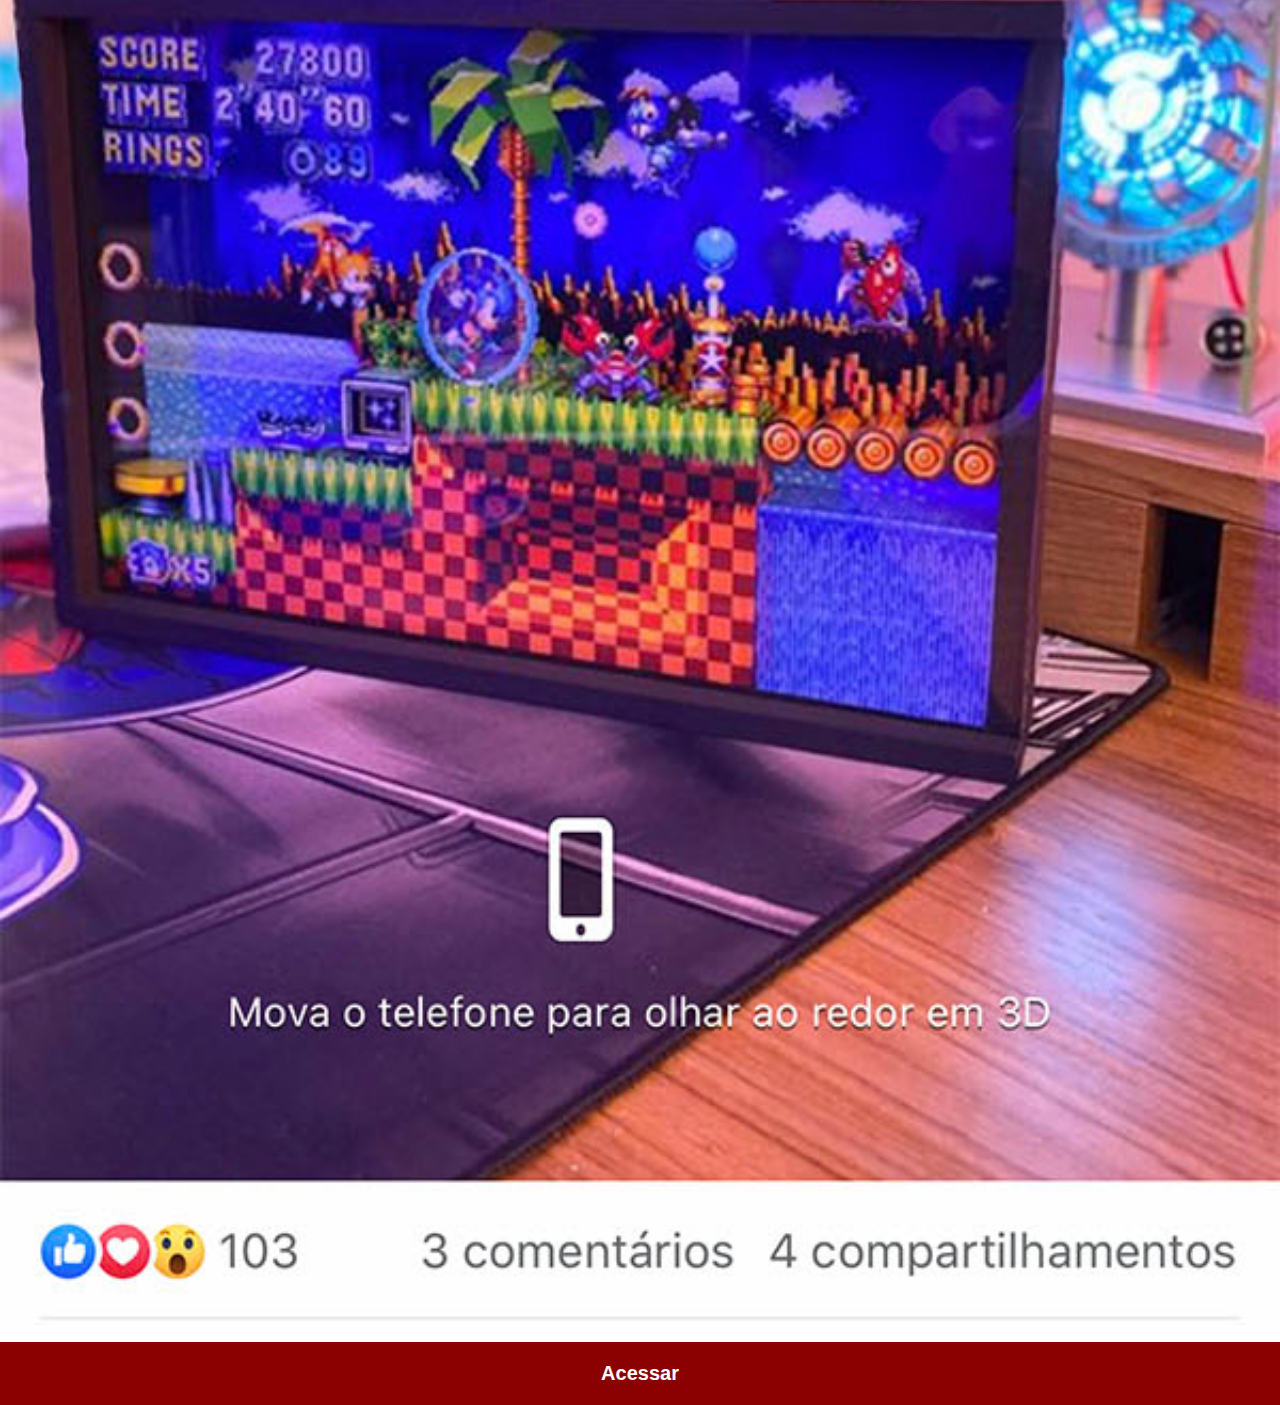
<file: pagina-extra/tela-facebook.html>
<!DOCTYPE html>
<html lang="pt-br">
<head>
    <meta charset="UTF-8">
    <meta http-equiv="X-UA-Compatible" content="IE=edge">
    <meta name="viewport" content="width=device-width, initial-scale=1.0">
    <title>Document</title>
    <link rel="stylesheet" href="../../estilo/social.css">
</head>
<body>
    <img src="../../imagens/tela-facebook.jpg" alt="Facebook">
    <a href="#">Acessar</a>
</body>
</html>
</file>
<file: estilo/style.css>
@charset "UTF-8";

* {
    margin: 0;
    padding: 0;
    font-family: Arial, Helvetica, sans-serif;
    box-sizing: border-box;
}

html, body {
    height: 100vh;
    width: 100vw;
    background-color: black;
}

body {
    background: url(../imagens/fundo-madeira.jpg) no-repeat top center;
    background-size: cover;
    background-attachment: fixed;
}

main {
    height: 100vh;
    position: relative;
}

#telefone {
    position: absolute;
    height: 627px;
    width: 311px;
    background: url(../imagens/frame-iphone.png) no-repeat;
    top: 50%;
    left: 50%;
    transform: translate(-50%, -50%);
}

#tela {
    position: relative;
    top: 81px;
    left: 23px;
    width: 265px;
    height: 470px;
}

#redes-sociais {
    text-align: right;
}

#redes-sociais img {
    width: 50px;
    margin: 10px;
    border-radius: 50%;
    box-shadow: 2px 3px 5px rgba(0, 0, 0, 0.519);
    box-sizing: border-box;
}

#redes-sociais img:hover {
    border: 3px solid rgba(255, 255, 255, 0.762);
    transform: translate(-2px, -2px);
    box-shadow: 5px 5px 10px rgba(0, 0, 0, 0.526);
    transition: transform 0.3s, border .8s;
}
</file>
<file: estilo/social.css>
@charset "URF-8";

* {
    margin: 0;
    padding: 0;
    box-sizing: border-box;
}

body {
    background-color: white;
}

div {
    width: 240px;
}

img {
    width: 100%;
    background-size: cover;
}

::-webkit-scrollbar {
    height: 0;
    width: 7px;
    background-color: gray;
}

::-webkit-scrollbar-thumb {
    background-color: black;
}

a {
    display: block;
    background-color: darkred;
    color: white;
    padding: 20px;
    text-align: center;
    text-decoration: none;
    font-size: 20px;
    font-weight: bold;
    font-family: Arial, Helvetica, sans-serif;
}

a:hover {
    background-color: red;
}
</file>
